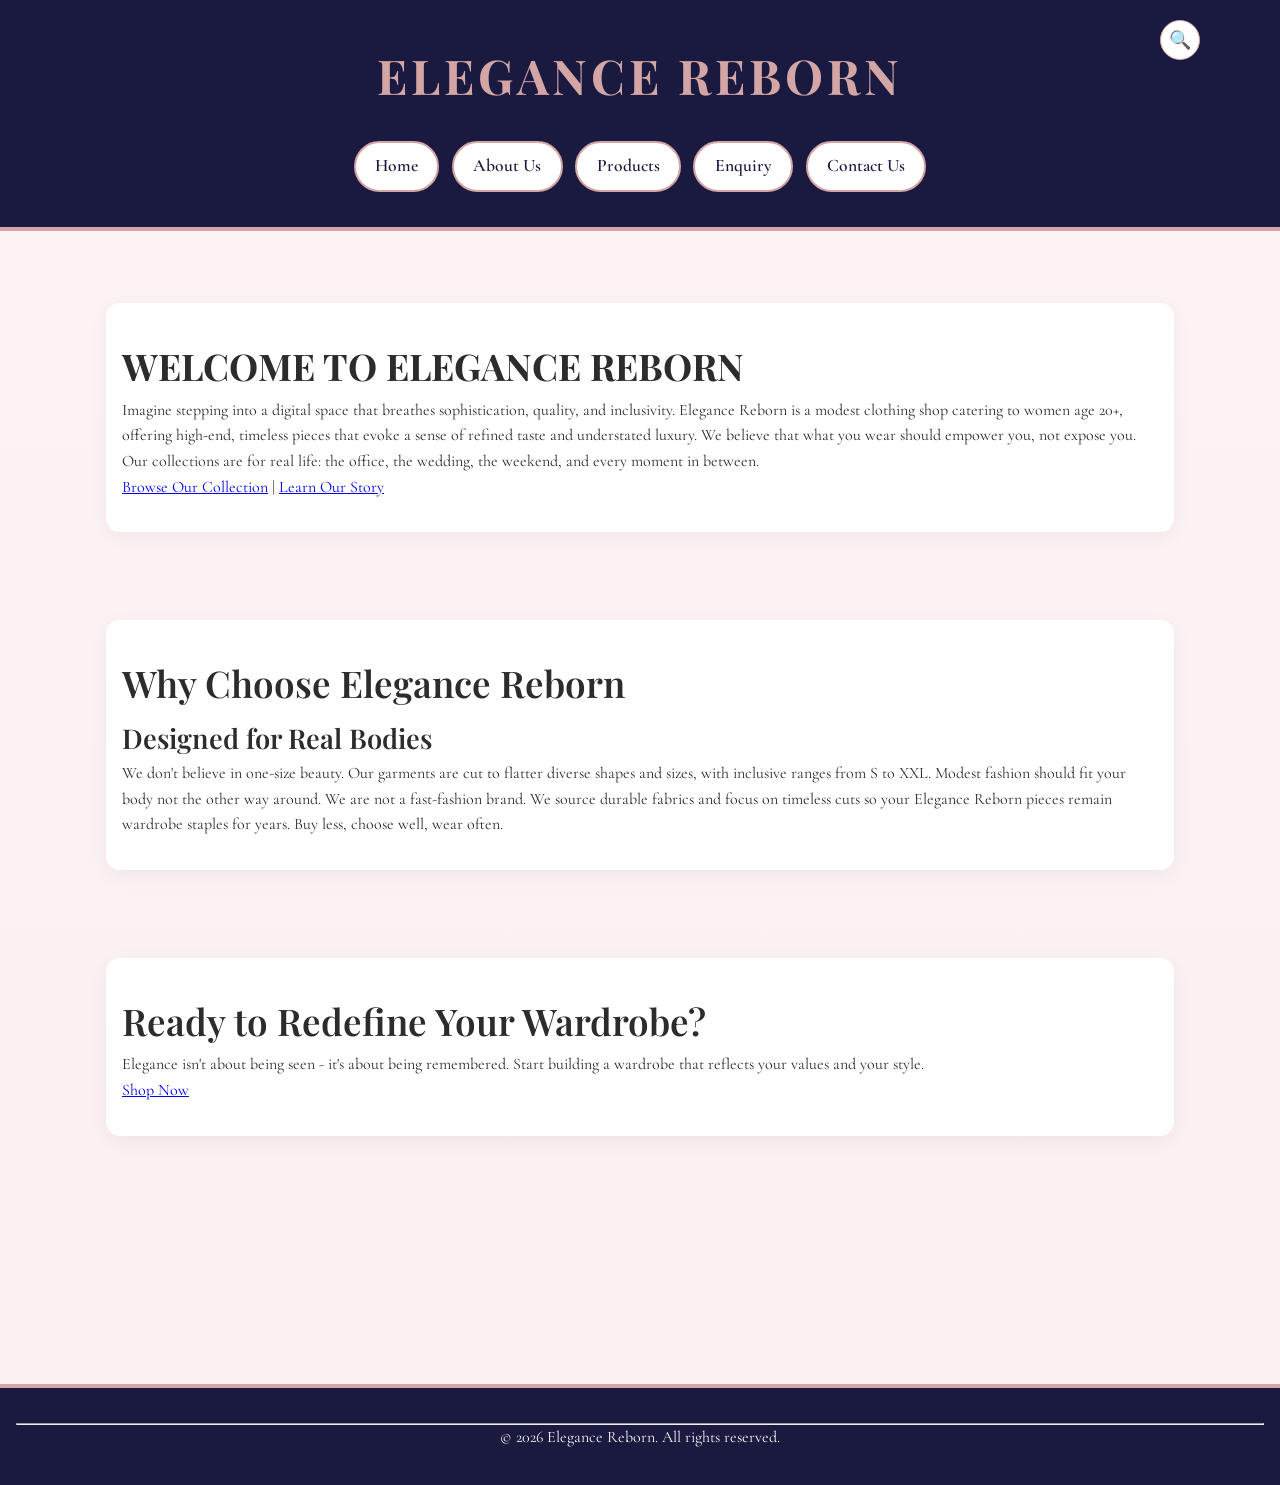
<file: index.html>
<!DOCTYPE html>
<html lang="en">
<head>
    <meta charset="UTF-8">
    <meta name="viewport" content="width=device-width, initial-scale=1.0">
    <meta name="description" content="Elegance Reborn - Curated modest clothing, blazers, overcoats, suits and bags. Quality fabrics with classic designs in South Africa.">
    <meta name="keywords" content="modest clothing, blazers, overcoats, suits, tote bags, South Africa fashion">
    <title>Elegance Reborn - Modest Fashion | Understated Luxury</title>
    
    <!-- Playfair Display Font -->
    <link rel="preconnect" href="https://fonts.googleapis.com">
    <link rel="preconnect" href="https://fonts.gstatic.com" crossorigin>
    <link href="https://fonts.googleapis.com/css2?family=Playfair+Display:wght@400;700&display=swap" rel="stylesheet">
    
    <!-- Your CSS -->
    <link rel="stylesheet" href="css/styles.css">
</head>
<body>
    <!--header with navigation-->
    <header>
        <nav>
            <h1>ELEGANCE REBORN</h1>
            <p> 
                <a href="index.html">Home</a>
                <a href="about.html">About Us</a>
                <a href="products.html">Products</a>
                <a href="enquiry.html">Enquiry</a>
                <a href="contact.html">Contact Us</a>
                </p>
                
        </nav>
        <button type="button" id="searchToggle">🔍</button>
        <input type="text" id="searchInput" placeholder="Search...">
    </header>

    <main>
        <!--Introduction-->
        <section>
            <h2><strong>WELCOME TO ELEGANCE REBORN</strong></h2>
            <p>
                Imagine stepping into a digital space that breathes sophistication, quality, and inclusivity. Elegance Reborn is a modest
                clothing shop catering to women age 20+, offering high-end, timeless pieces that evoke a sense of refined taste and 
                understated luxury. We believe that what you wear should empower you, not expose you. Our collections are for real life: the office, the wedding, the weekend,
                and every moment in between.
            </p>
            <p>
                <a href="products.html">Browse Our Collection</a> | <a href="about.html">Learn Our Story</a>
            </p>
        </section>

        <!--why choose us section-->
        <section>
            <h2>Why Choose Elegance Reborn</h2>
            <article> 
                <h3>Designed for Real Bodies</h3>
                <p>
                    We don't believe in one-size beauty. Our garments are cut to flatter diverse shapes and sizes, with inclusive ranges from S to XXL. Modest fashion should fit your
                    body not the other way around. We are not a fast-fashion brand. We source durable fabrics and focus on timeless cuts so your Elegance Reborn pieces remain wardrobe staples for years. Buy less, choose 
                    well, wear often.
                </p>
            </article>
        </section>

        <!--call to action section-->
        <section>
            <h2>Ready to Redefine Your Wardrobe?</h2>
            <p>
                Elegance isn't about being seen - it's about being remembered. Start building a wardrobe that reflects 
                your values and your style.
            </p>
            <p>
                <a href="products.html">Shop Now</a>
            </p>
        </section>
    </main>

    <!--Footer-->
    <footer>
        <hr>
        <p>&copy; 2026 Elegance Reborn. All rights reserved.</p>
    </footer>
    <script src="js/script.js"></script>
</body>
</html>
</file>
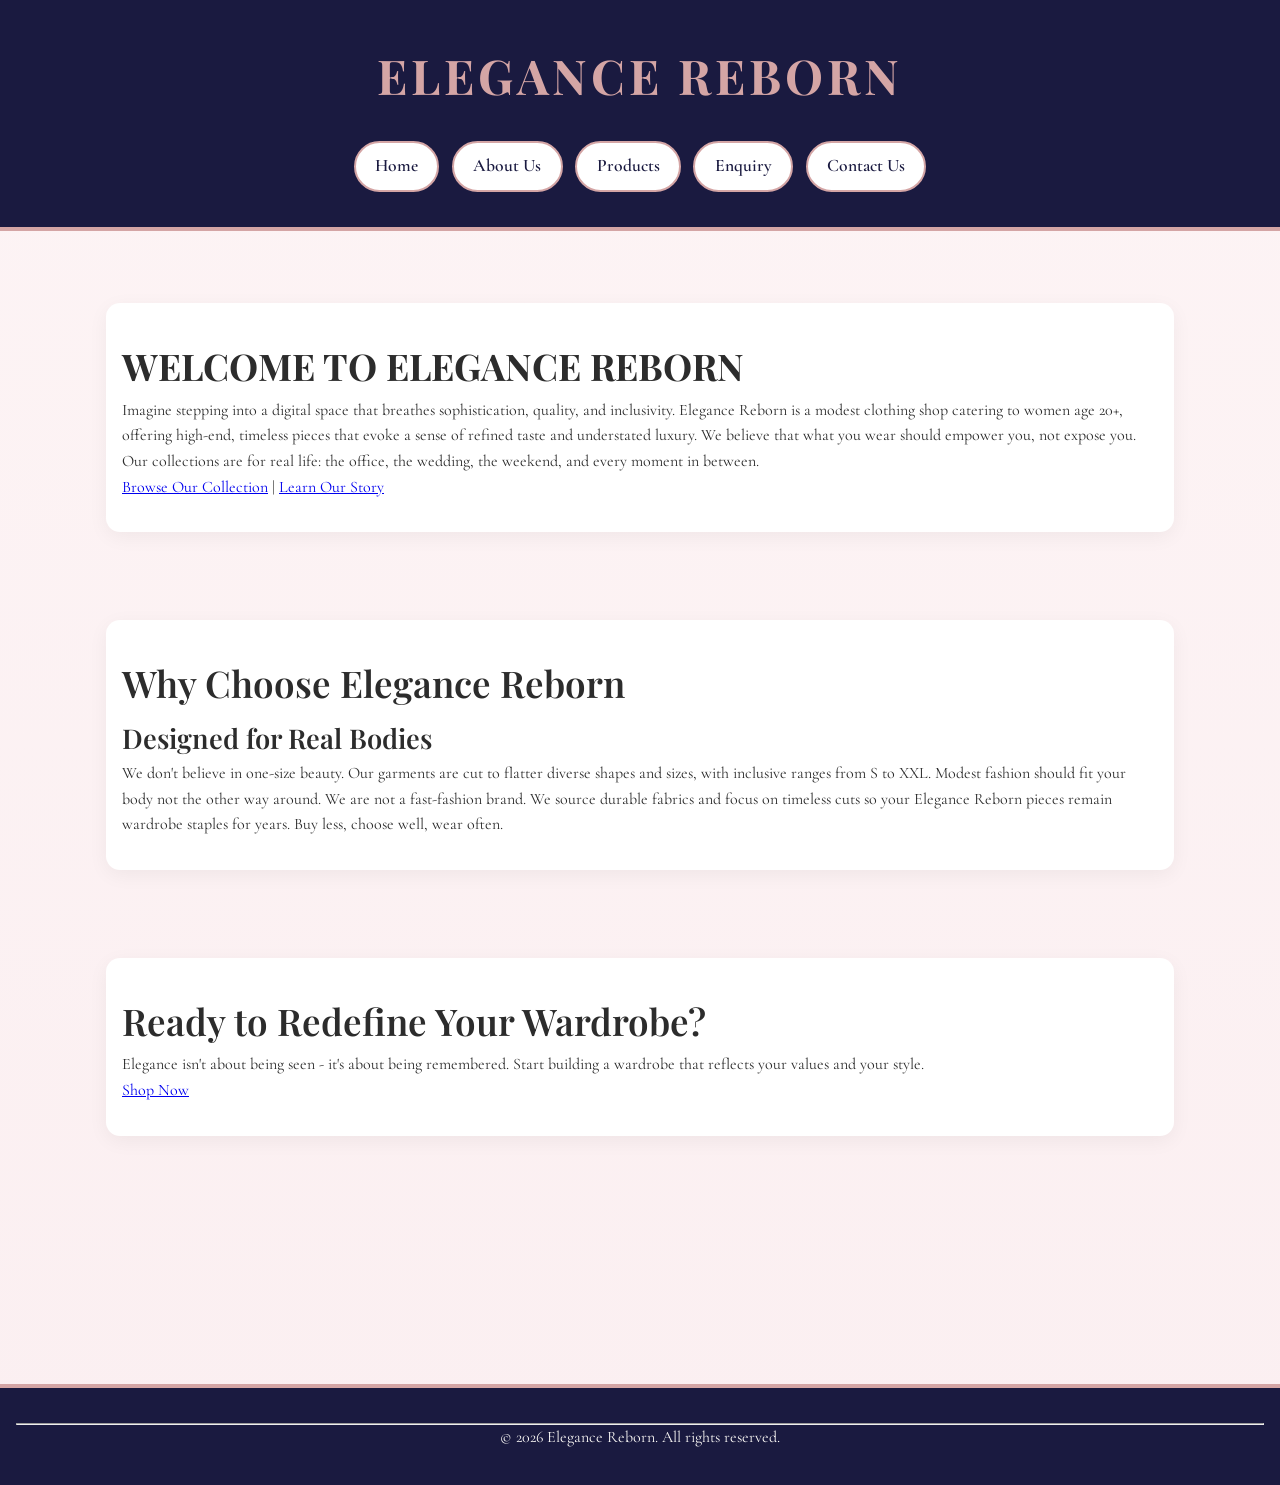
<file: ELEGANCE REBORN/index.html>
<!DOCTYPE html>
<html lang="en">
<head>
    <meta charset="UTF-8">
    <meta name="viewport" content="width=device-width, initial-scale=1.0">
    
    <title>Elegance Reborn - Modest Fashion | Understated Luxury</title>
    
    <!-- Playfair Display Font -->
    <link rel="preconnect" href="https://fonts.googleapis.com">
    <link rel="preconnect" href="https://fonts.gstatic.com" crossorigin>
    <link href="https://fonts.googleapis.com/css2?family=Playfair+Display:wght@400;700&display=swap" rel="stylesheet">
    
    <!-- Your CSS -->
    <link rel="stylesheet" href="css/styles.css">
</head>
<body>
    <!--header with navigation-->
    <header>
        <nav>
            <h1>ELEGANCE REBORN</h1>
            <p> 
                <a href="index.html">Home</a>
                <a href="about.html">About Us</a>
                <a href="products.html">Products</a>
                <a href="enquiry.html">Enquiry</a>
                <a href="contact.html">Contact Us</a>
            </p>
        </nav>
    </header>

    <main>
        <!--Introduction-->
        <section>
            <h2><strong>WELCOME TO ELEGANCE REBORN</strong></h2>
            <p>
                Imagine stepping into a digital space that breathes sophistication, quality, and inclusivity. Elegance Reborn is a modest
                clothing shop catering to women age 20+, offering high-end, timeless pieces that evoke a sense of refined taste and 
                understated luxury. We believe that what you wear should empower you, not expose you. Our collections are for real life: the office, the wedding, the weekend,
                and every moment in between.
            </p>
            <p>
                <a href="products.html">Browse Our Collection</a> | <a href="about.html">Learn Our Story</a>
            </p>
        </section>

        <!--why choose us section-->
        <section>
            <h2>Why Choose Elegance Reborn</h2>
            <article> 
                <h3>Designed for Real Bodies</h3>
                <p>
                    We don't believe in one-size beauty. Our garments are cut to flatter diverse shapes and sizes, with inclusive ranges from S to XXL. Modest fashion should fit your
                    body not the other way around. We are not a fast-fashion brand. We source durable fabrics and focus on timeless cuts so your Elegance Reborn pieces remain wardrobe staples for years. Buy less, choose 
                    well, wear often.
                </p>
            </article>
        </section>

        <!--call to action section-->
        <section>
            <h2>Ready to Redefine Your Wardrobe?</h2>
            <p>
                Elegance isn't about being seen - it's about being remembered. Start building a wardrobe that reflects 
                your values and your style.
            </p>
            <p>
                <a href="products.html">Shop Now</a>
            </p>
        </section>
    </main>

    <!--Footer-->
    <footer>
        <hr>
        <p>&copy; 2026 Elegance Reborn. All rights reserved.</p>
    </footer>
</body>
</html>
</file>
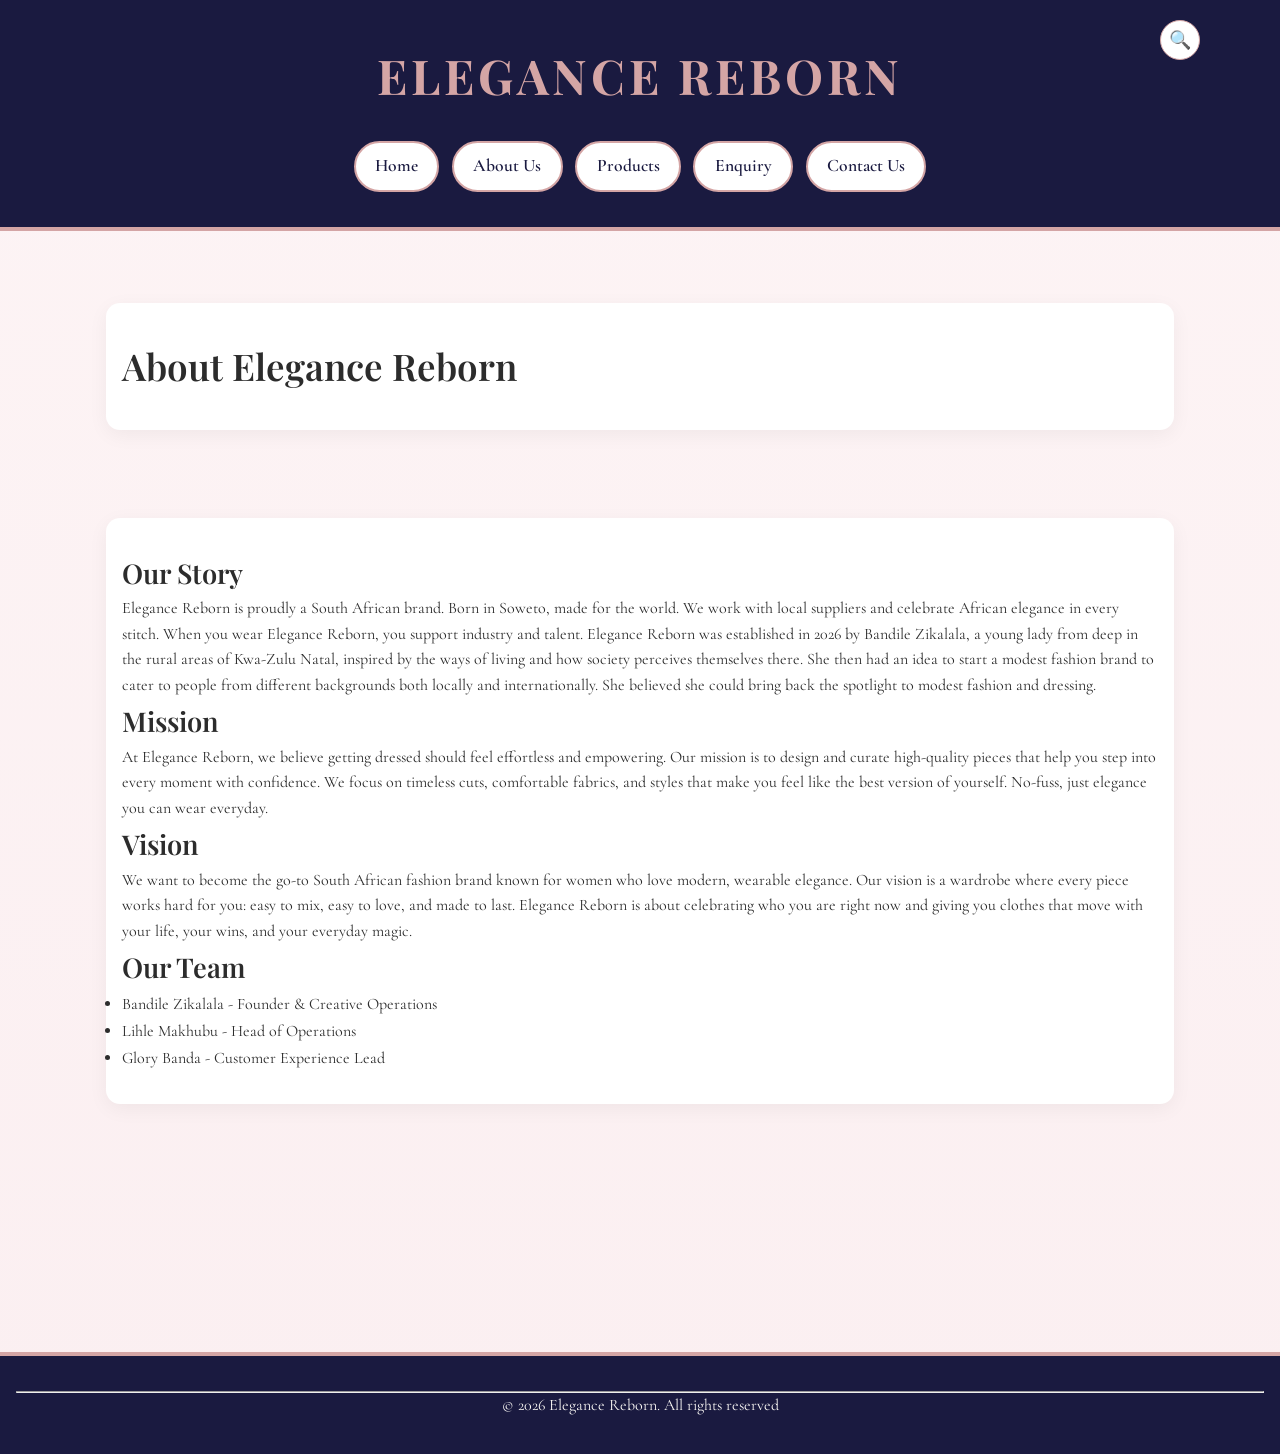
<file: about.html>
<!DOCTYPE html>
<html lang="en">
<head>
    <meta charset="UTF-8">
    <meta name="viewport" content="width=device-width, initial-scale=1.0">
    <meta name="description" content="Elegance Reborn - Curated modest clothing, blazers, overcoats, suits and bags. Quality fabrics with classic designs in South Africa.">
    <meta name="keywords" content="modest clothing, blazers, overcoats, suits, tote bags, South Africa fashion">
    <title>About Us - Elegance Reborn</title>
    
    <!-- Playfair Display Font -->
    <link rel="preconnect" href="https://fonts.googleapis.com">
    <link rel="preconnect" href="https://fonts.gstatic.com" crossorigin>
    <link href="https://fonts.googleapis.com/css2?family=Playfair+Display:wght@400;700&display=swap" rel="stylesheet">
    
    <!-- Your CSS -->
    <link rel="stylesheet" href="css/styles.css">
</head>
<body>
    <!--header with navigation-->
    <header clss="site-header">
        <nav>
            <h1>ELEGANCE REBORN</h1>
            <p> 
                <a href="index.html">Home</a>
                <a href="about.html">About Us</a>
                <a href="products.html">Products</a>
                <a href="enquiry.html">Enquiry</a>
                <a href="contact.html">Contact Us</a>
            </p>
            </nav>
             <button type="button" id="searchToggle">🔍</button>
        <input type="text" id="searchInput" placeholder="Search...">
    </header>

    <main>
        <section>
            <h2>About Elegance Reborn</h2>
        </section>

        <section>
            <h3>Our Story</h3>
            <p>Elegance Reborn is proudly a South African brand. Born in Soweto, made for the world. We work with local suppliers and celebrate African elegance in every stitch. When you wear Elegance Reborn, you support industry and talent. Elegance Reborn was established in 2026 by Bandile Zikalala, a young lady from deep in the rural areas of Kwa-Zulu Natal, inspired by the ways of living and how society perceives themselves there. She then had an idea to start a modest fashion brand to cater to people from different backgrounds both locally and internationally. She believed she could bring back the spotlight to modest fashion and dressing.</p>

            <h3>Mission</h3>
            <p>At Elegance Reborn, we believe getting dressed should feel effortless and empowering. Our mission is to design and curate high-quality pieces that help you step into every moment with confidence. We focus on timeless cuts, comfortable fabrics, and styles that make you feel like the best version of yourself. No-fuss, just elegance you can wear everyday.</p>

            <h3>Vision</h3>
            <p>We want to become the go-to South African fashion brand known for women who love modern, wearable elegance. Our vision is a wardrobe where every piece works hard for you: easy to mix, easy to love, and made to last. Elegance Reborn is about celebrating who you are right now and giving you clothes that move with your life, your wins, and your everyday magic.</p>

            <h3>Our Team</h3>
            <article>
                <ul>
                    <li>Bandile Zikalala - Founder & Creative Operations</li>
                    <li>Lihle Makhubu - Head of Operations</li>
                    <li>Glory Banda - Customer Experience Lead</li>
                </ul>
            </article>
        </section>
    </main>

    <!--footer section should be the same on all pages-->
    <footer>
        <hr>
        <p>&copy; 2026 Elegance Reborn. All rights reserved</p>
    </footer>
    <script src="js/script.js"></script>
</body>
</html>
</file>
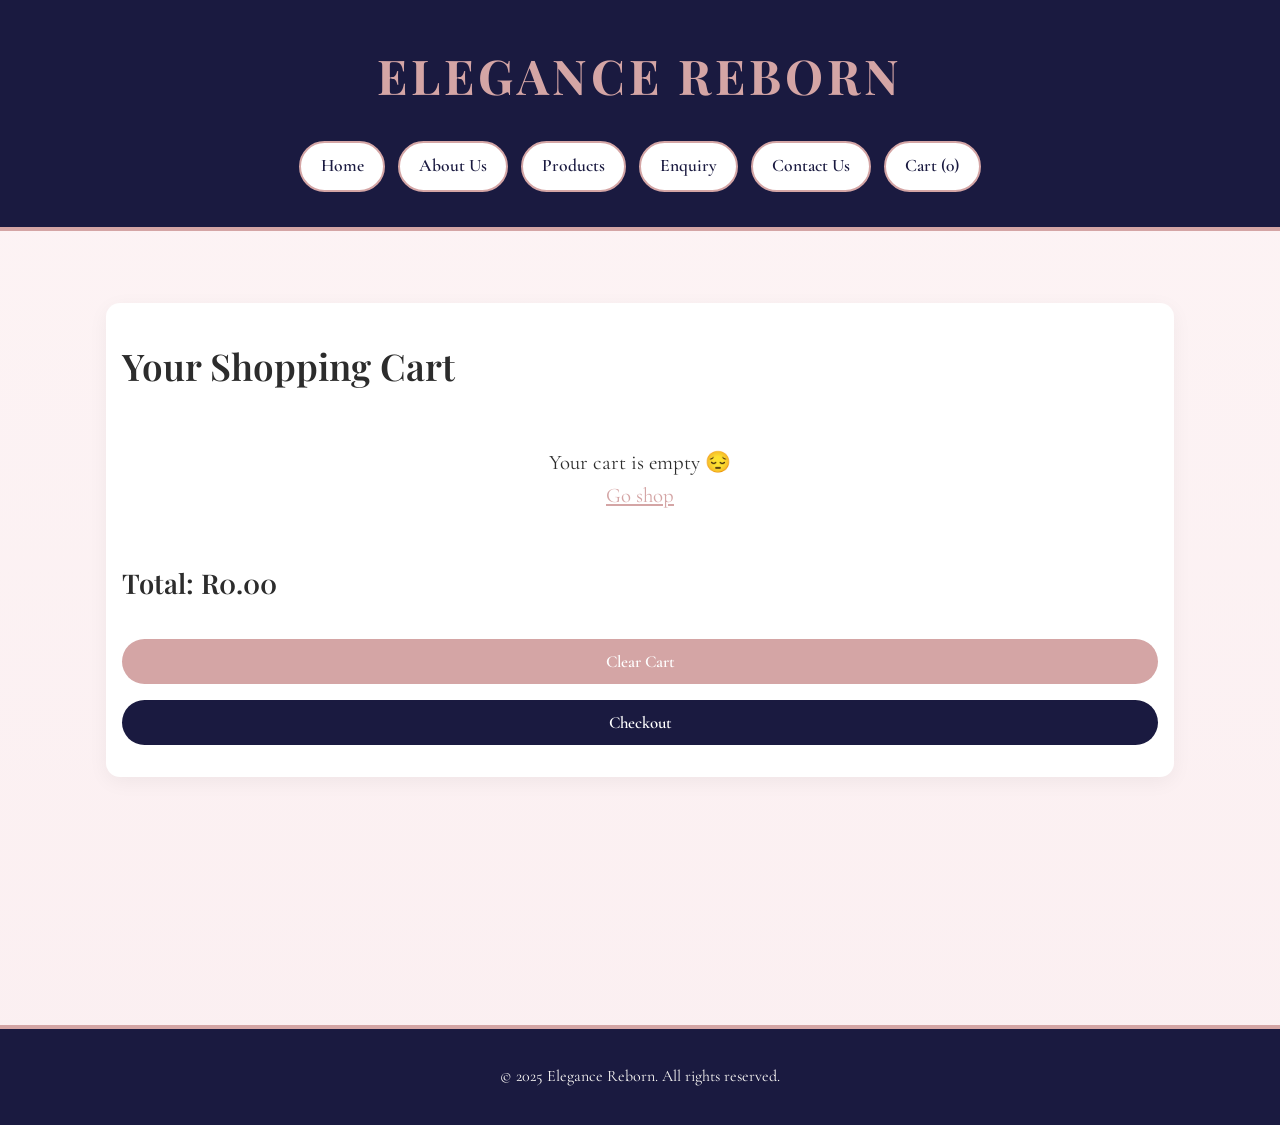
<file: cart.html>
<!DOCTYPE html>
<html lang="en">
<head>
    <meta charset="UTF-8">
    <meta name="viewport" content="width=device-width, initial-scale=1.0">
    <meta name="description" content="Elegance Reborn - Curated modest clothing, blazers, overcoats, suits and bags. Quality fabrics with classic designs in South Africa.">
    <meta name="keywords" content="modest clothing, blazers, overcoats, suits, tote bags, South Africa fashion">
    <title>Your Cart - Elegance Reborn</title>
    <link href="https://fonts.googleapis.com/css2?family=Playfair+Display:wght@400;700&family=Cormorant+Garamond:wght@400;600;700&display=swap" rel="stylesheet">
    <link rel="stylesheet" href="css/styles.css">
</head>
<body>
    <header>
        <nav>
            <h1>ELEGANCE REBORN</h1>
            <p>
                <a href="index.html">Home</a>
                <a href="about.html">About Us</a>
                <a href="products.html">Products</a>
                <a href="enquiry.html">Enquiry</a>
                <a href="contact.html">Contact Us</a>
                <a href="cart.html">Cart (<span id="cartCount">0</span>)</a>
            </p>
        </nav>
    </header>

    <main>
        <section>
            <h2>Your Shopping Cart</h2>
            <div id="cartItems"></div>
            <h3>Total: R<span id="cartTotal">0.00</span></h3>
            <button id="clearCartBtn" class="add-to-cart-btn" style="background:#D4A5A5; margin-top:2rem;">Clear Cart</button>
            <a href="payment.html">
                <button class="add-to-cart-btn" style="background:#1A1A40; color:white; margin-top:1rem;">Checkout</button>
            </a>
        </section>
    </main>

    <footer>
        <p>© 2025 Elegance Reborn. All rights reserved.</p>
    </footer>

<script>
let cart = JSON.parse(localStorage.getItem('cart')) || [];

function updateCartCount() {
    const countEl = document.getElementById('cartCount');
    if (countEl) countEl.textContent = cart.length;
}

function loadCart() {
    const cartDiv = document.getElementById('cartItems');
    const totalEl = document.getElementById('cartTotal');
    updateCartCount();

    if (cart.length === 0) {
        cartDiv.innerHTML = '<p style="text-align:center; font-size:1.3rem; padding:3rem;">Your cart is empty 😔<br><a href="products.html" style="color:#D4A5A5;">Go shop</a></p>';
        totalEl.textContent = '0.00';
        localStorage.setItem('cartTotal', '0.00');
        return;
    }

    const groupedCart = {};
    cart.forEach(item => {
        const key = item.name + item.size;
        if (groupedCart[key]) {
            groupedCart[key].quantity++;
        } else {
            groupedCart[key] = {...item, quantity: 1};
        }
    });

    let html = '';
    let total = 0;

    Object.values(groupedCart).forEach((item) => {
        const itemTotal = item.price * item.quantity;
        total += itemTotal;
        html += `
        <div style="background:white; padding:1.5rem; margin:1rem 0; border-radius:12px; border:2px solid #D4A5A5;">
            <div style="display:flex; justify-content:space-between; align-items:center; margin-bottom:1rem;">
                <div>
                    <h4 style="color:#1A1A40; margin:0 0 0.5rem 0;">${item.name}</h4>
                    <p style="margin:0;">Size: <strong>${item.size}</strong> | R${item.price.toFixed(2)} each</p>
                </div>
                <button onclick="removeItem('${item.name}', '${item.size}')" style="background:#c0392b; color:white; border:none; padding:0.5rem 1rem; border-radius:20px; cursor:pointer;">Remove All</button>
            </div>
            <div style="display:flex; align-items:center; gap:10px;">
                <button onclick="updateQuantity('${item.name}', '${item.size}', -1)" style="background:#D4A5A5; color:white; border:none; width:30px; height:30px; border-radius:50%; font-size:18px; cursor:pointer;">-</button>
                <span style="font-weight:bold; font-size:1.2rem;">${item.quantity}</span>
                <button onclick="updateQuantity('${item.name}', '${item.size}', 1)" style="background:#1A1A40; color:white; border:none; width:30px; height:30px; border-radius:50%; font-size:18px; cursor:pointer;">+</button>
                <span style="margin-left:auto; font-weight:bold;">Subtotal: R${itemTotal.toFixed(2)}</span>
            </div>
        </div>`;
    });

    cartDiv.innerHTML = html;
    totalEl.textContent = total.toFixed(2);
    localStorage.setItem('cartTotal', total.toFixed(2));
}

function updateQuantity(name, size, change) {
    if (change === 1) {
        const item = cart.find(i => i.name === name && i.size === size);
        if (item) cart.push({name: item.name, price: item.price, size: item.size});
    } else {
        const index = cart.findIndex(i => i.name === name && i.size === size);
        if (index > -1) cart.splice(index, 1);
    }
    localStorage.setItem('cart', JSON.stringify(cart));
    loadCart();
}

function removeItem(name, size) {
    cart = cart.filter(item =>!(item.name === name && item.size === size));
    localStorage.setItem('cart', JSON.stringify(cart));
    loadCart();
}

document.getElementById('clearCartBtn').addEventListener('click', function() {
    if (confirm('Clear entire cart?')) {
        cart = [];
        localStorage.removeItem('cart');
        loadCart();
    }
});

loadCart();
</script>
<script src="js/script.js"></script>
</body>
</html>
</file>
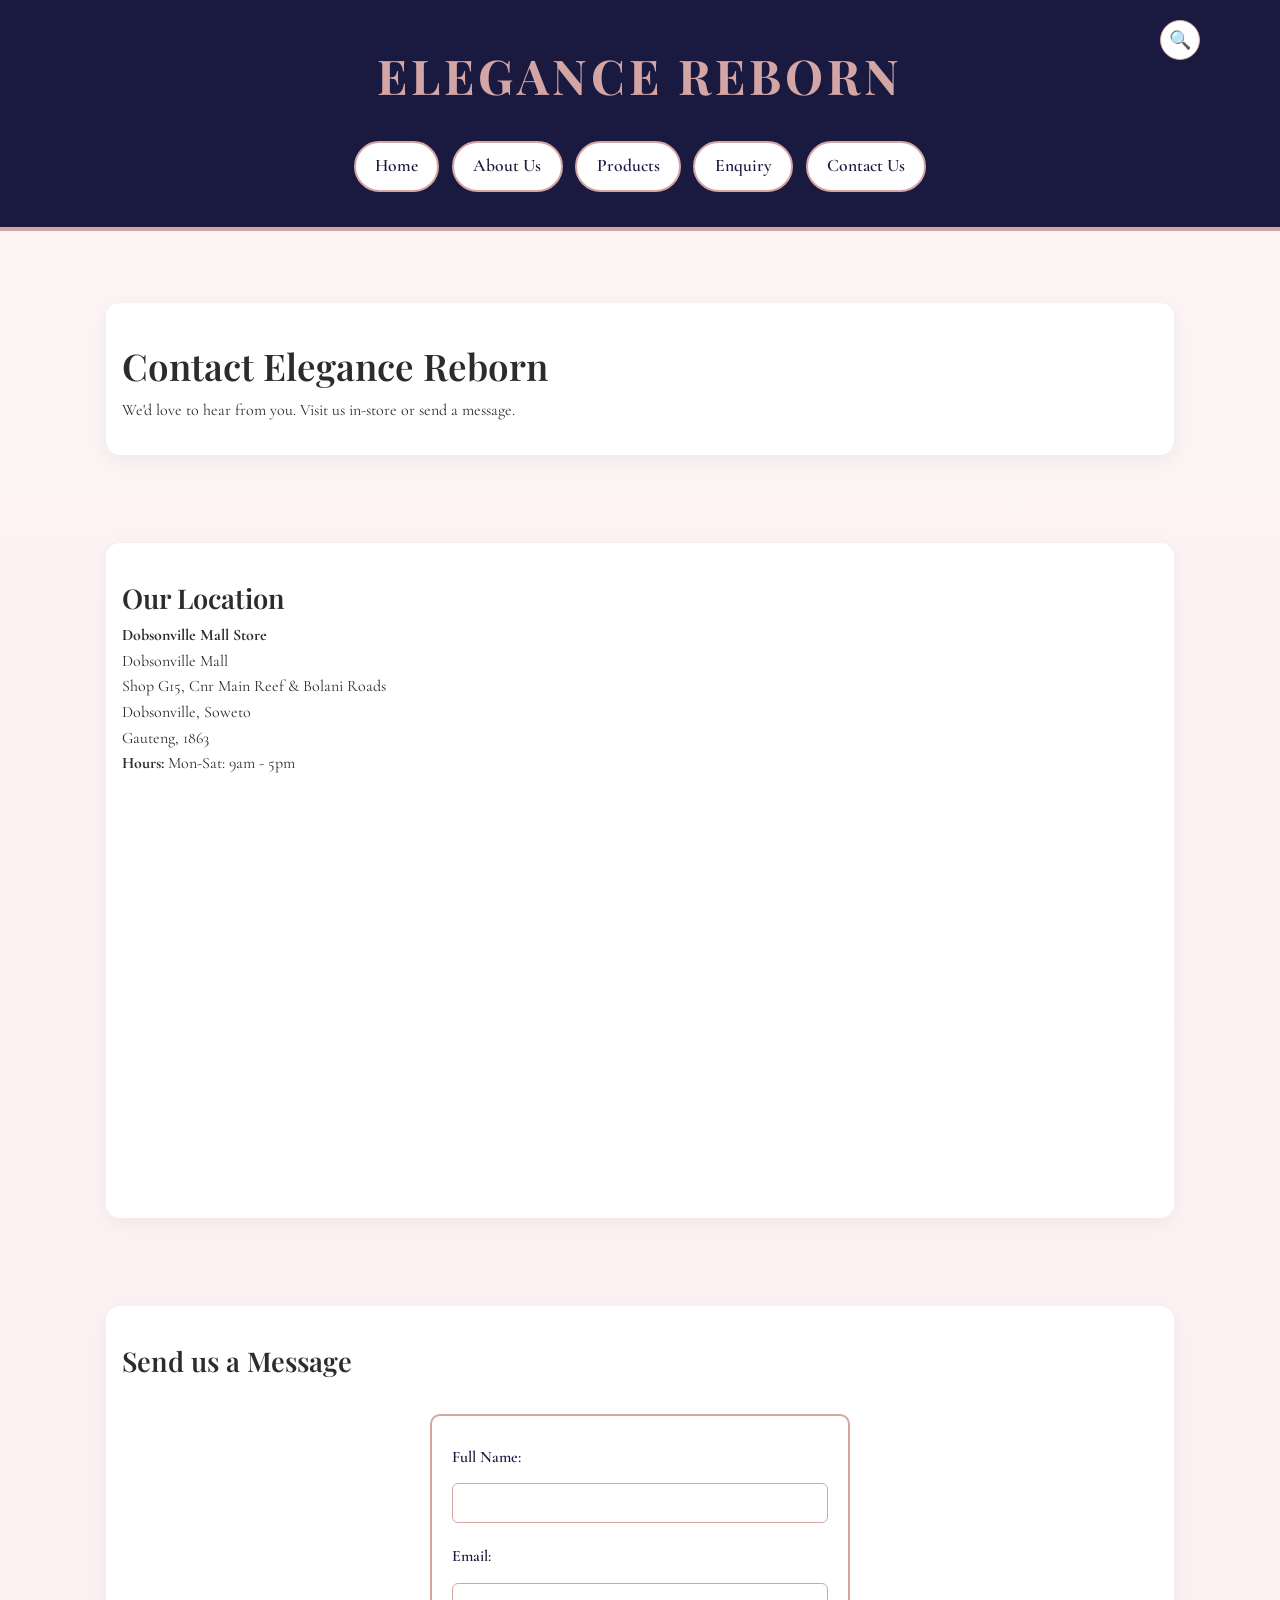
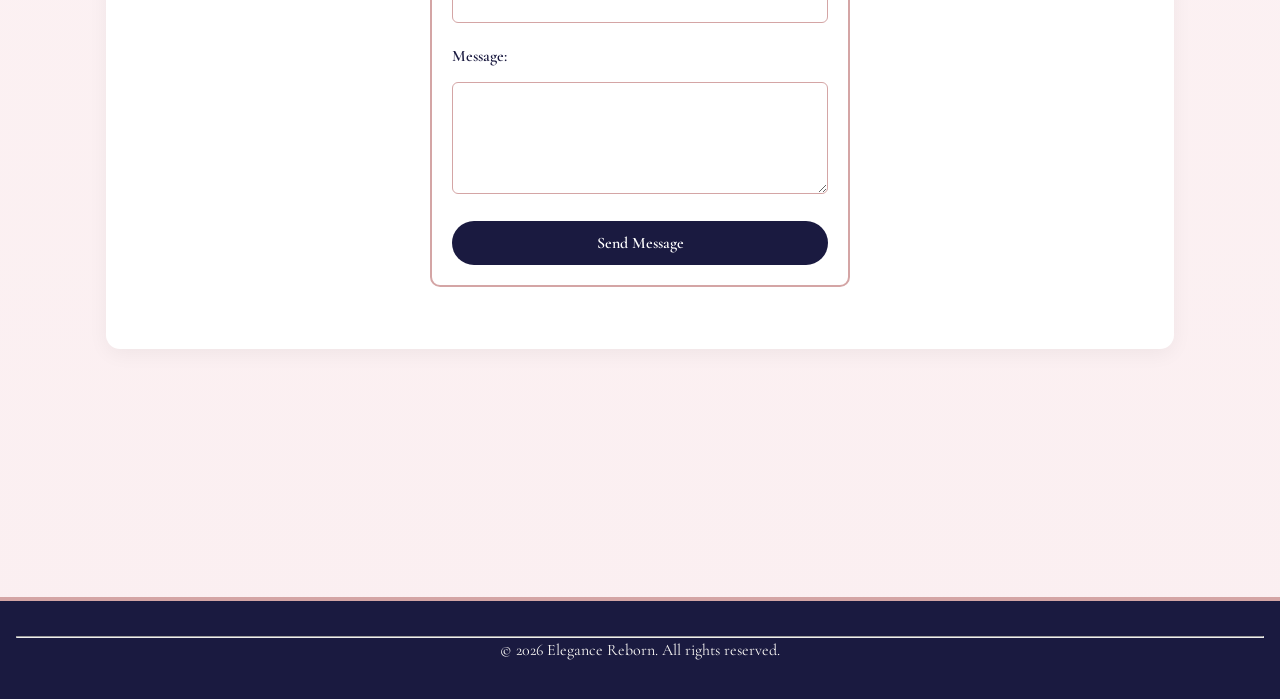
<file: contact.html>
<!DOCTYPE html>
<html lang="en">
<head>
    <meta charset="UTF-8">
    <meta name="viewport" content="width=device-width, initial-scale=1.0">
    <meta name="description" content="Elegance Reborn - Curated modest clothing, blazers, overcoats, suits and bags. Quality fabrics with classic designs in South Africa.">
    <meta name="keywords" content="modest clothing, blazers, overcoats, suits, tote bags, South Africa fashion">
    <title>Contact Us - Elegance Reborn</title>
    
    <!-- Playfair Display Font -->
    <link rel="preconnect" href="https://fonts.googleapis.com">
    <link rel="preconnect" href="https://fonts.gstatic.com" crossorigin>
    <link href="https://fonts.googleapis.com/css2?family=Playfair+Display:wght@400;700&display=swap" rel="stylesheet">
    
    <!-- Your CSS -->
    <link rel="stylesheet" href="css/styles.css">
</head>
<body>
    <!--header with navigation-->
    <header>
        <nav>
            <h1>ELEGANCE REBORN</h1>
            <p> 
                <a href="index.html">Home</a>
                <a href="about.html">About Us</a>
                <a href="products.html">Products</a>
                <a href="enquiry.html">Enquiry</a>
                <a href="contact.html">Contact Us</a>
            </p>
        
        </nav>
         <button type="button" id="searchToggle">🔍</button>
        <input type="text" id="searchInput" placeholder="Search...">
    </header>

    <main>
        <section>
            <h2>Contact Elegance Reborn</h2>
            <p>We'd love to hear from you. Visit us in-store or send a message.</p>
        </section>

        <section>
            <h3>Our Location</h3>
            <article>
                <h4>Dobsonville Mall Store</h4>
                <p>Dobsonville Mall<br>Shop G15, Cnr Main Reef & Bolani Roads<br>Dobsonville, Soweto<br>Gauteng, 1863</p>
                <p><strong>Hours:</strong> Mon-Sat: 9am - 5pm</p>
            </article>
            
            <!-- MAP ADDED HERE -->
            <iframe 
                src="https://www.google.com/maps/embed?pb=!1m18!1m12!1m3!1d3583.5!2d27.835!3d-26.228!2m3!1f0!2f0!3f0!3m2!1i1024!2i768!4f13.1!3m3!1m2!1s0x1e95a7a5f5f5f5f5%3A0x1a2b3c4d5e6f7!2sDobsonville%20Mall%2C%20Soweto!5e0!3m2!1sen!2sza!4v1234567890" 
                width="100%" 
                height="400" 
                style="border:0;" 
                allowfullscreen="" 
                loading="lazy">
            </iframe>
        </section>

        <!-- CONTACT FORM ADDED HERE -->
        <section>
            <h3>Send us a Message</h3>
            <form id="contactForm" action="https://formsubmit.co/makhubandile441@gmail.com" method="POST">
                <!-- FormSubmit settings -->
                <input type="hidden" name="_subject" value="New Contact Message - Elegance Reborn">
                <input type="hidden" name="_next" value="thank-you.html">
                <input type="hidden" name="_captcha" value="false">

                <label for="name">Full Name:</label>
                <input type="text" id="name" name="name" required>

                <label for="email">Email:</label>
                <input type="email" id="email" name="email" required>

                <label for="message">Message:</label>
                <textarea id="message" name="message" rows="5" required></textarea>

                <button type="submit">Send Message</button>
            </form>
        </section>
    </main>

    <!--Footer section-->
    <footer>
        <hr>
        <p>&copy; 2026 Elegance Reborn. All rights reserved.</p>
    </footer>
    <script src="js/script.js"></script>
</body>
</html>
</file>
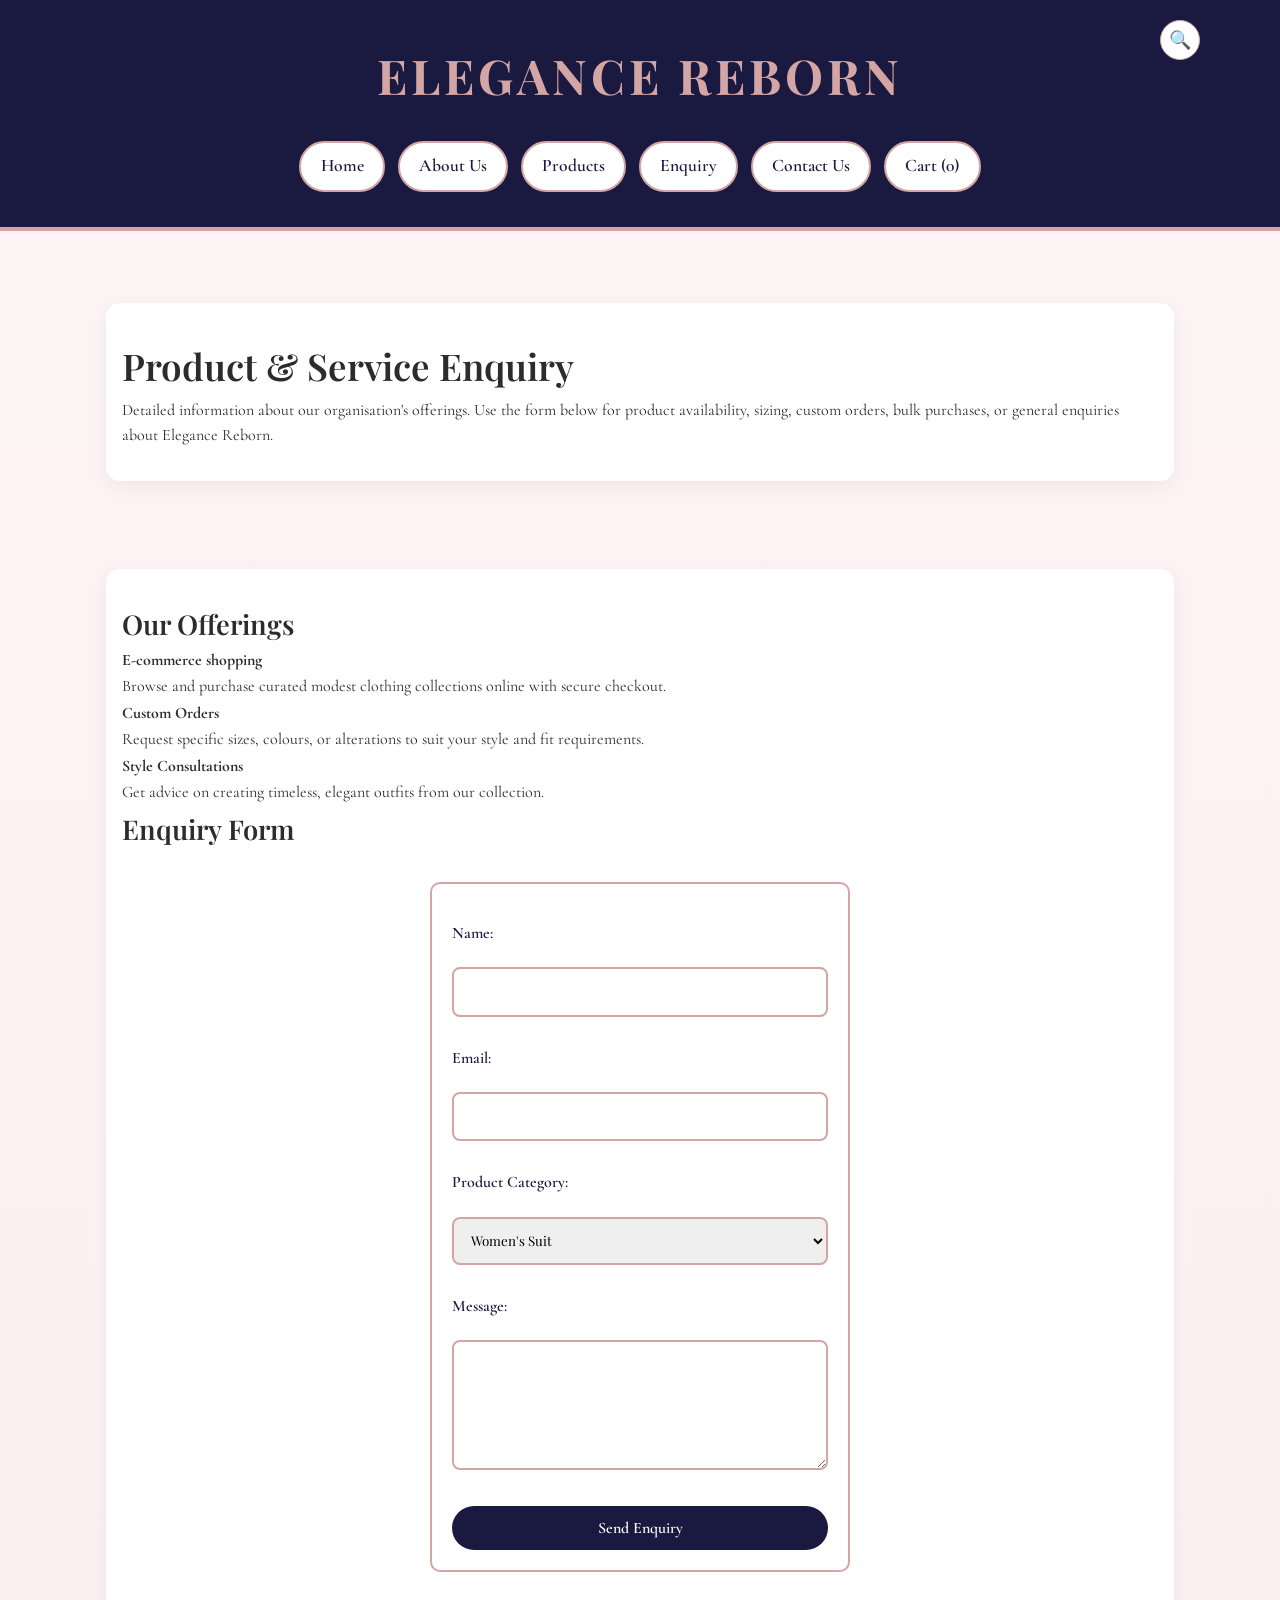
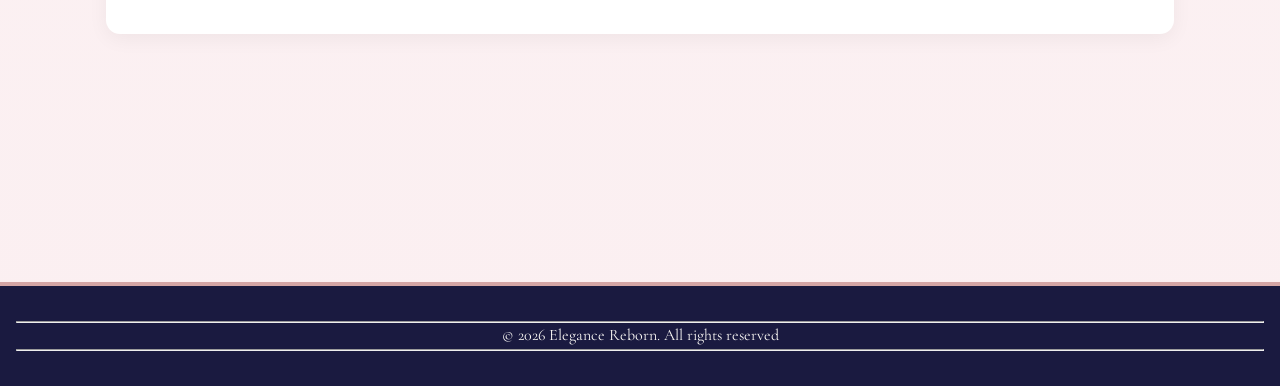
<file: enquiry.html>
<!DOCTYPE html>
<html lang="en">
<head>
    <meta charset="UTF-8">
    <meta name="viewport" content="width=device-width, initial-scale=1.0">
    <meta name="description" content="Elegance Reborn - Curated modest clothing, blazers, overcoats, suits and bags. Quality fabrics with classic designs in South Africa.">
    <meta name="keywords" content="modest clothing, blazers, overcoats, suits, tote bags, South Africa fashion">
    <title>Enquiry - Elegance Reborn</title>
    
    <!-- Playfair Display Font -->
    <link rel="preconnect" href="https://fonts.googleapis.com">
    <link rel="preconnect" href="https://fonts.gstatic.com" crossorigin>
    <link href="https://fonts.googleapis.com/css2?family=Playfair+Display:wght@400;700&display=swap" rel="stylesheet">
    
    <link rel="stylesheet" href="css/styles.css">
</head>

<body>
   <header>
  <h1>ELEGANCE REBORN</h1>
  
  <nav>
    <p> 
      <a href="index.html">Home</a>
      <a href="about.html">About Us</a>
      <a href="products.html">Products</a>
      <a href="enquiry.html">Enquiry</a>
      <a href="contact.html">Contact Us</a>
      <a href="cart.html">Cart (<span id="cartCount">0</span>)</a>
    </p>
  </nav>
   <button type="button" id="searchToggle">🔍</button>
        <input type="text" id="searchInput" placeholder="Search...">
</header>
    

    <main>
        <section>
            <h2>Product & Service Enquiry</h2>
            <p>Detailed information about our organisation's offerings. Use the form below for product availability, sizing, custom orders, bulk purchases, or general enquiries about Elegance Reborn.</p>
        </section>

        <section>
            <h3>Our Offerings</h3>
            <article>
                <h4>E-commerce shopping</h4>
                <p>Browse and purchase curated modest clothing collections online with secure checkout.</p>
            </article>
            <article>
                <h4>Custom Orders</h4>
                <p>Request specific sizes, colours, or alterations to suit your style and fit requirements.</p>
            </article>
            <article>
                <h4>Style Consultations</h4>
                <p>Get advice on creating timeless, elegant outfits from our collection.</p>
            </article>
            
            <!-- ENQUIRY FORM - UPDATED -->
            <h3>Enquiry Form</h3>
               <form id="contactForm" action="https://formsubmit.co/makhubandile441@gmail.com" method="POST"> 
                <label for="name" style="display:block; color:#1A1A40; font-weight:600; margin-top:1rem;">Name:</label>
                <input type="text" id="name" name="name" required style="width:100%; padding:0.8rem; border:2px solid #D4A5A5; border-radius:8px; font-family: 'Playfair Display', serif; margin-top:0.5rem;">

                <label for="email" style="display:block; color:#1A1A40; font-weight:600; margin-top:1rem;">Email:</label>
                <input type="email" id="email" name="email" required style="width:100%; padding:0.8rem; border:2px solid #D4A5A5; border-radius:8px; font-family: 'Playfair Display', serif; margin-top:0.5rem;">

                <label for="product-category" style="display:block; color:#1A1A40; font-weight:600; margin-top:1rem;">Product Category:</label>
                <select id="product-category" name="product-category" style="width:100%; padding:0.8rem; border:2px solid #D4A5A5; border-radius:8px; font-family: 'Playfair Display', serif; margin-top:0.5rem;">
                    <option>Women's Suit</option>
                    <option>Women's Outerwear</option>
                    <option>Women's Bags</option>
                    <option>Other</option>
                </select>
                
                <label for="enquiry-message" style="display:block; color:#1A1A40; font-weight:600; margin-top:1rem;">Message:</label>
                <textarea id="enquiry-message" name="message" rows="5" required style="width:100%; padding:0.8rem; border:2px solid #D4A5A5; border-radius:8px; font-family: 'Playfair Display', serif; margin-top:0.5rem;"></textarea>

                <!-- FormSubmit settings -->
                <input type="hidden" name="_captcha" value="false">
                <input type="hidden" name="_subject" value="New Enquiry from Elegance Reborn Website">
                <input type="hidden" name="_next" value="http://127.0.0.1:5500/thankyou.html">

                <button type="submit" class="add-to-cart-btn" style="margin-top:1.5rem; width:100%;">Send Enquiry</button>
            </form>
        </section>
    </main>

    <footer>
        <hr>
        <p>&copy; 2026 Elegance Reborn. All rights reserved</p>
        <hr>
    </footer>

<script>
// Update cart count
function updateCartCount() {
    let cart = JSON.parse(localStorage.getItem('cart')) || [];
    const countEl = document.getElementById('cartCount');
    if (countEl) countEl.textContent = cart.length;
}
updateCartCount();
</script>
<script src="js/script.js"></script>
</body>
</html>
</file>
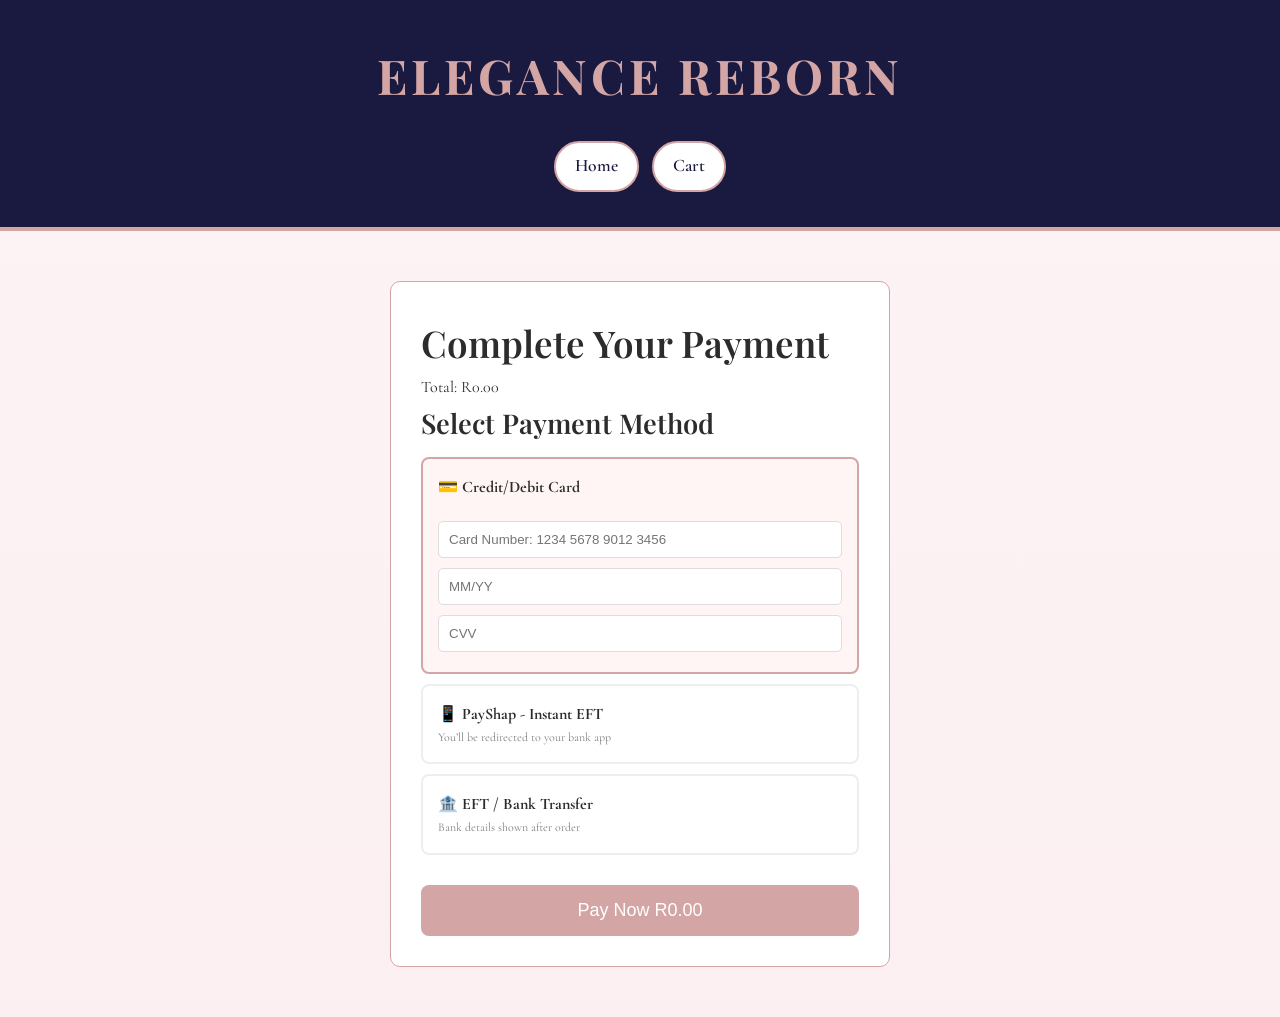
<file: payment.html>
<!DOCTYPE html>
<html>
<head>
  <title>Payment - Elegance Reborn</title>
  <link rel="stylesheet" href="css/styles.css">
  <style>
   .payment-box { max-width: 500px; margin: 50px auto; padding: 30px; border: 1px solid #D4A5A5; border-radius: 10px; background: white; }
   .payment-option { border: 2px solid #eee; padding: 15px; margin: 10px 0; border-radius: 8px; cursor: pointer; }
   .payment-option.active { border-color: #D4A5A5; background: #fff5f5; }
   .card-fields { display: none; margin-top: 15px; }
   .card-fields.show { display: block; }
   .pay-btn { width: 100%; padding: 15px; background: #D4A5A5; color: white; border: none; border-radius: 8px; font-size: 18px; cursor: pointer; margin-top: 20px; }
   .pay-btn:hover { background: #c48f8f; }
    input { width: 100%; padding: 10px; margin: 5px 0; border: 1px solid #ddd; border-radius: 5px; }
  </style>
</head>
<body>
  <header>
    <nav>
      <h1>ELEGANCE REBORN</h1>
      <p>
        <a href="index.html">Home</a>
        <a href="cart.html">Cart</a>
      </p>
    </nav>
  </header>

  <div class="payment-box">
    <h2>Complete Your Payment</h2>
    <p id="totalAmount">Total: R0.00</p>
    
    <h3>Select Payment Method</h3>
    
    <div class="payment-option active" data-method="card">
      <b>💳 Credit/Debit Card</b>
      <div class="card-fields show">
        <input type="text" placeholder="Card Number: 1234 5678 9012 3456" maxlength="19">
        <input type="text" placeholder="MM/YY" maxlength="5">
        <input type="text" placeholder="CVV" maxlength="3">
      </div>
    </div>
    
    <div class="payment-option" data-method="payshap">
      <b>📱 PayShap - Instant EFT</b>
      <p style="font-size: 12px; color: gray;">You’ll be redirected to your bank app</p>
    </div>
    
    <div class="payment-option" data-method="eft">
      <b>🏦 EFT / Bank Transfer</b>
      <p style="font-size: 12px; color: gray;">Bank details shown after order</p>
    </div>
    
    <button class="pay-btn" id="payBtn">Pay Now R0.00</button>
  </div>
  
  <script>
    const total = localStorage.getItem('cartTotal') || '0.00';
    document.getElementById('totalAmount').textContent = 'Total: R' + total;
    document.getElementById('payBtn').textContent = 'Pay Now R' + total;
    
    document.querySelectorAll('.payment-option').forEach(opt => {
      opt.onclick = function() {
        document.querySelectorAll('.payment-option').forEach(o => o.classList.remove('active'));
        this.classList.add('active');
        document.querySelectorAll('.card-fields').forEach(c => c.classList.remove('show'));
        if (this.dataset.method === 'card') {
          this.querySelector('.card-fields').classList.add('show');
        }
      };
    });
    
    document.getElementById('payBtn').onclick = function() {
      localStorage.removeItem('cart');
      localStorage.removeItem('cartTotal');
      window.location.href = 'thankyou.html';
    };
  </script>
</body>
</html>
</file>
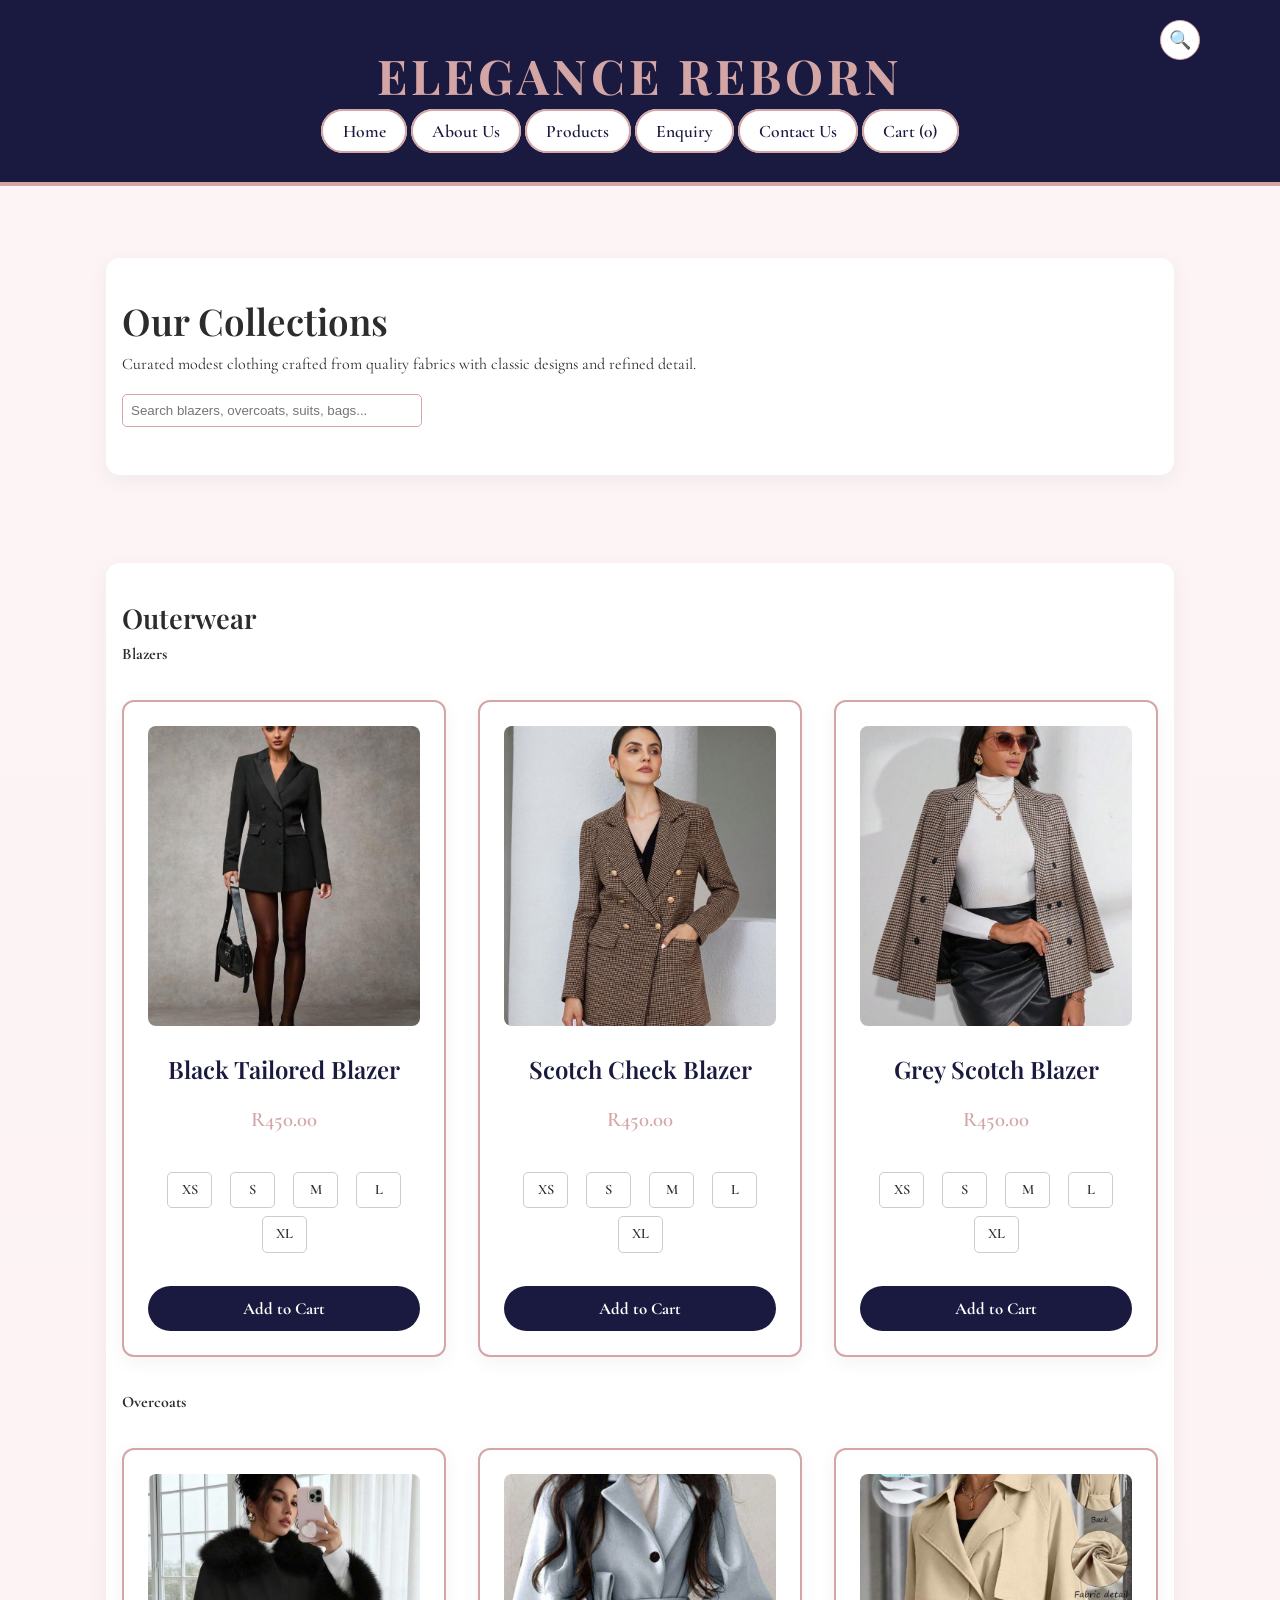
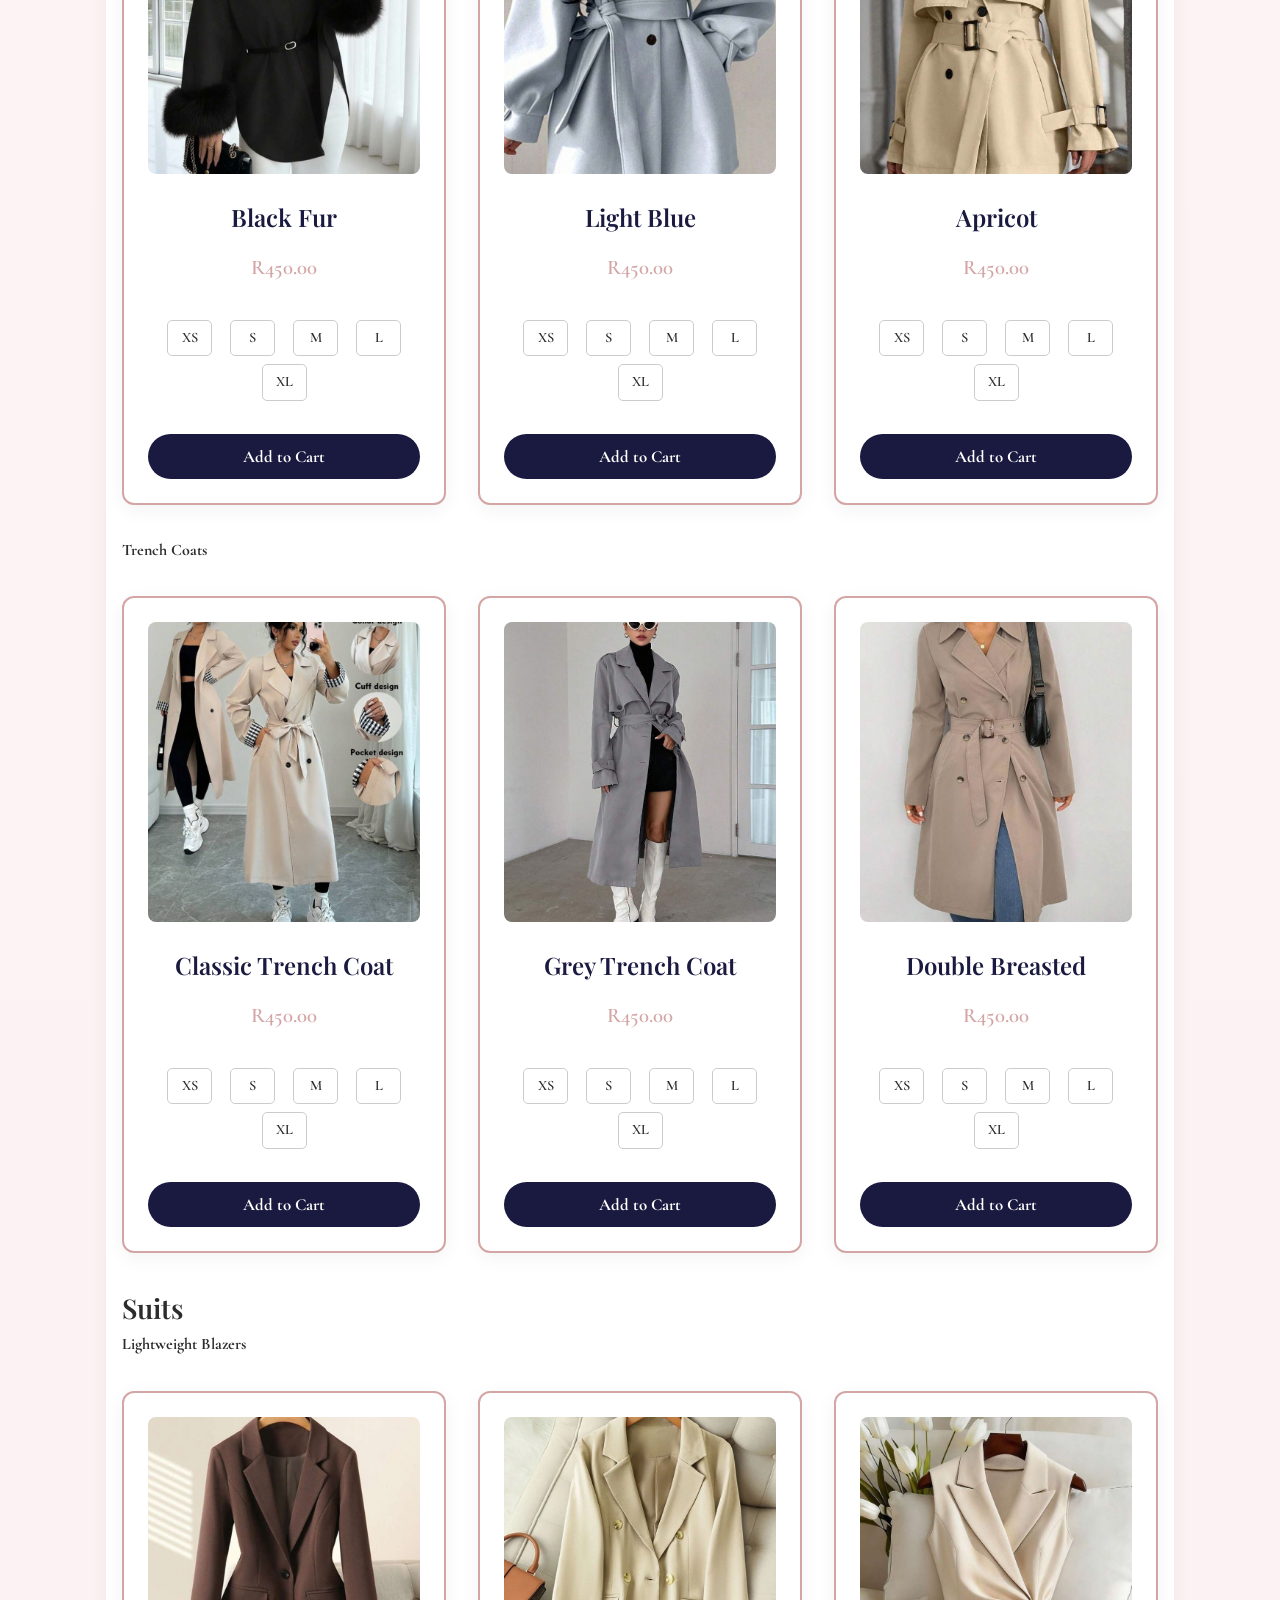
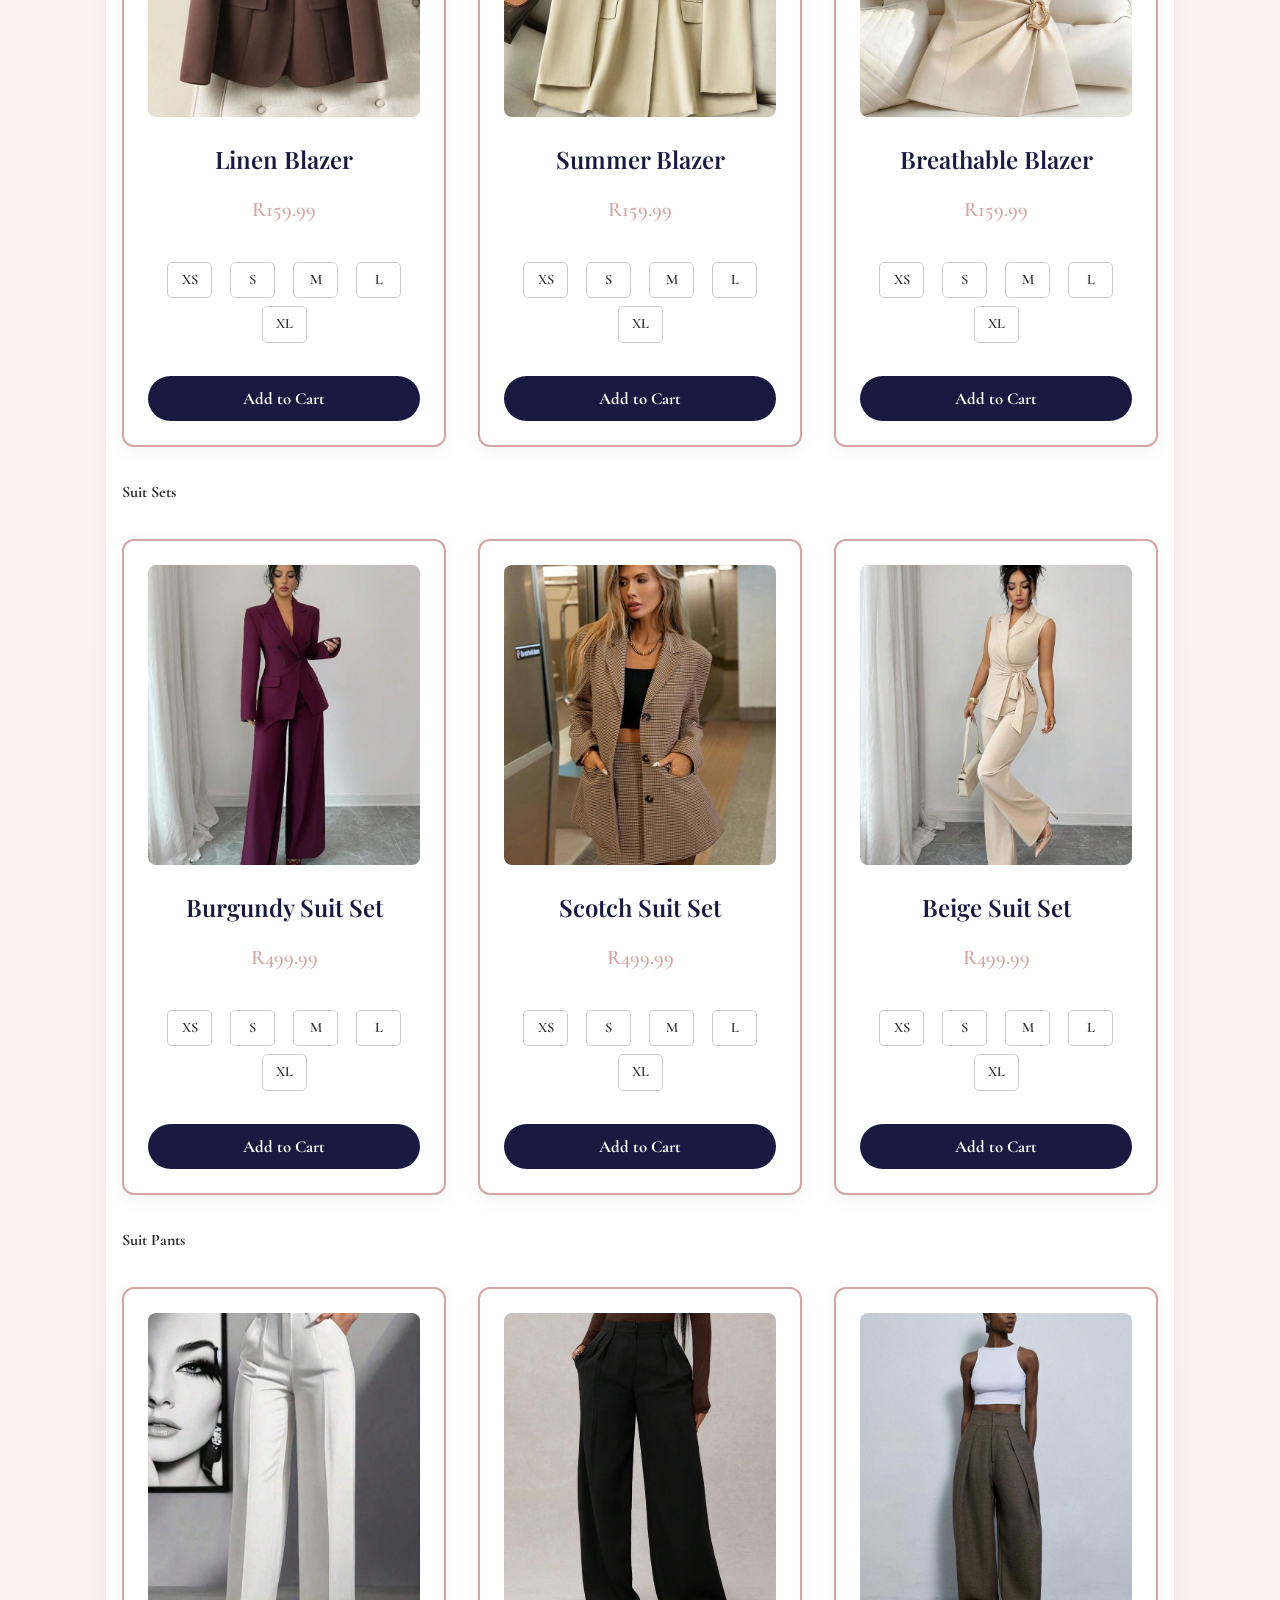
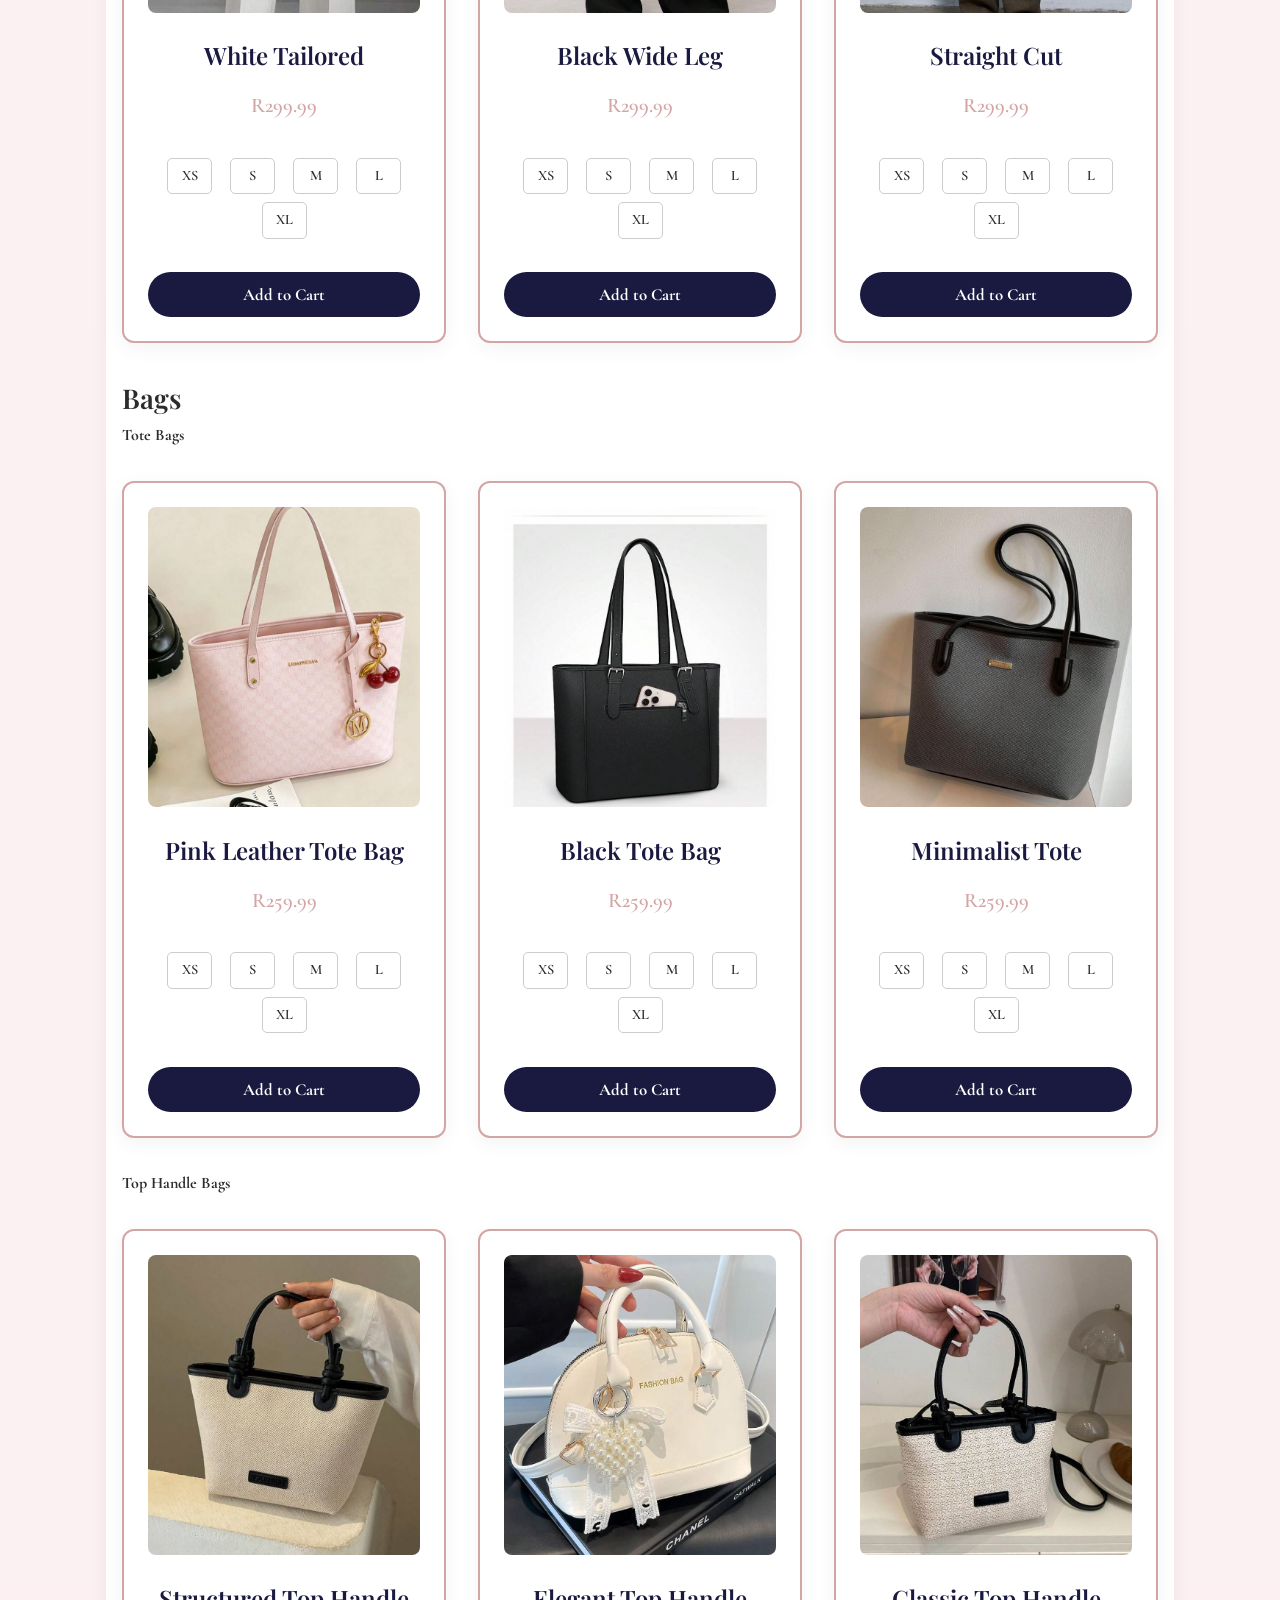
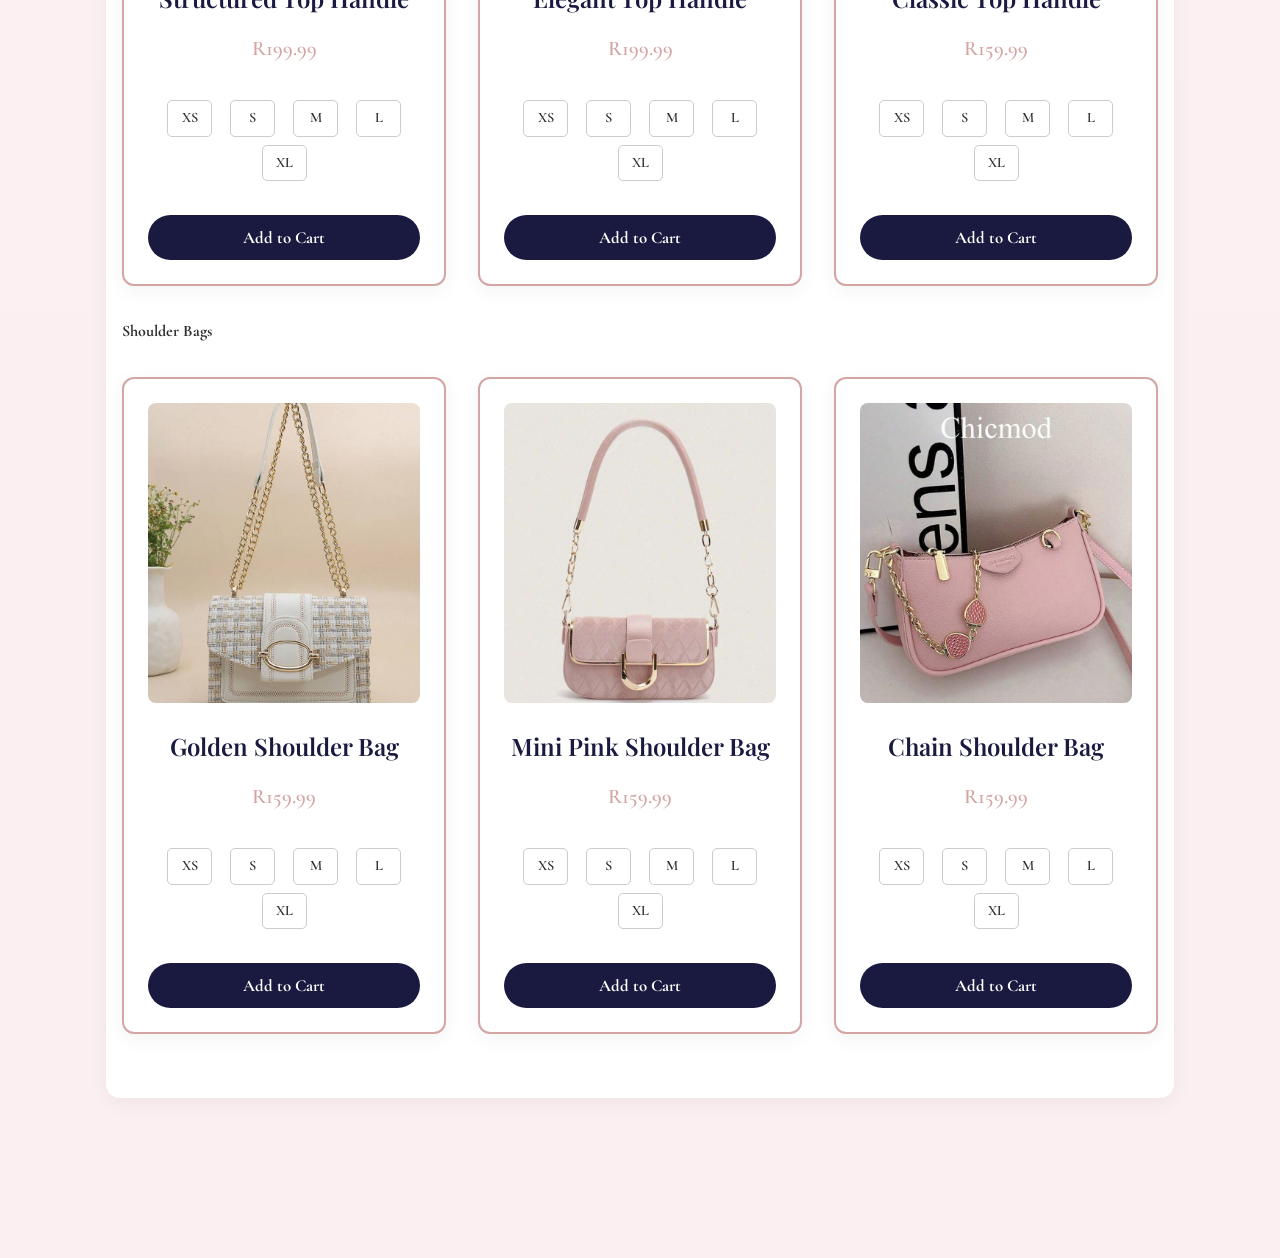
<file: products.html>
<!DOCTYPE html>
<html lang="en">
<head>
    <meta charset="UTF-8">
    <meta name="viewport" content="width=device-width, initial-scale=1.0">
    <title>Products - Elegance Reborn</title>
    <meta name="description" content="Elegance Reborn - Curated modest clothing, blazers, overcoats, suits and bags. Quality fabrics with classic designs in South Africa.">
    <link href="https://fonts.googleapis.com/css2?family=Playfair+Display:wght@400;700&family=Cormorant+Garamond:wght@400;600;700&display=swap" rel="stylesheet">
    <link rel="stylesheet" href="css/styles.css">
    <style>
    #searchInput { display: none; }
    #searchInput.active { display: inline-block !important; padding: 5px; border-radius: 5px; border: 1px solid #D4A5A5; margin-left: 10px; }
    .products-grid { display: grid; grid-template-columns: repeat(auto-fit, minmax(280px, 1fr)); gap: 2rem; margin: 2rem 0; }
    .product-card { background: white; padding: 1.5rem; border-radius: 12px; border: 2px solid #D4A5A5; text-align: center; }
    .product-card img { width: 100%; height: 300px; object-fit: cover; border-radius: 8px; }
    .sizes input { display: none; }
    .sizes label { margin: 0 5px; padding: 5px 10px; border: 1px solid #ccc; border-radius: 5px; cursor: pointer; display: inline-block; }
    .sizes input:checked + label { background: #1A1A40; color: white; border-color: #1A1A40; }
    .add-to-cart-btn { background: #1A1A40; color: white; border: none; padding: 12px 30px; border-radius: 25px; cursor: pointer; margin-top: 1rem; font-weight: bold; }
    .add-to-cart-btn:hover { background: #D4A5A5; }
    </style>
</head>
<body>
    <header>
       <nav>
          <h1>ELEGANCE REBORN</h1>
          <a href="index.html">Home</a>
          <a href="about.html">About Us</a>
          <a href="products.html">Products</a>
          <a href="enquiry.html">Enquiry</a>
          <a href="contact.html">Contact Us</a>
          <a href="cart.html" id="cartLink">Cart (<span id="cartCount">0</span>)</a>
          <button type="button" id="searchToggle">🔍</button>
          <input type="text" id="searchInput" placeholder="Search...">
       </nav>
    </header>

    <main>
        <section>
            <h2>Our Collections</h2>
            <p>Curated modest clothing crafted from quality fabrics with classic designs and refined detail.</p>
            <input type="text" id="searchBox" placeholder="Search blazers, overcoats, suits, bags..." style="padding:8px; width:300px; border-radius:5px; border:1px solid #D4A5A5; margin:1rem 0;">
        </section>

        <section>
            <h3>Outerwear</h3>
            <h4>Blazers</h4>
            <div class="products-grid">
              <div class="product-card" data-name="Black Tailored Blazer"><img src="images/blazer1.jpeg" alt="Black Tailored Blazer"><h3>Black Tailored Blazer</h3><p class="price">R450.00</p><div class="sizes"><input type="radio" id="p1-xs" name="p1" value="XS" required><label for="p1-xs">XS</label><input type="radio" id="p1-s" name="p1" value="S"><label for="p1-s">S</label><input type="radio" id="p1-m" name="p1" value="M"><label for="p1-m">M</label><input type="radio" id="p1-l" name="p1" value="L"><label for="p1-l">L</label><input type="radio" id="p1-xl" name="p1" value="XL"><label for="p1-xl">XL</label></div><button type="button" class="add-to-cart-btn" data-name="Black Tailored Blazer" data-price="450">Add to Cart</button></div>
              <div class="product-card" data-name="Scotch Check Blazer"><img src="images/blazer3.jpeg" alt="Scotch Check Blazer"><h3>Scotch Check Blazer</h3><p class="price">R450.00</p><div class="sizes"><input type="radio" id="p2-xs" name="p2" value="XS" required><label for="p2-xs">XS</label><input type="radio" id="p2-s" name="p2" value="S"><label for="p2-s">S</label><input type="radio" id="p2-m" name="p2" value="M"><label for="p2-m">M</label><input type="radio" id="p2-l" name="p2" value="L"><label for="p2-l">L</label><input type="radio" id="p2-xl" name="p2" value="XL"><label for="p2-xl">XL</label></div><button type="button" class="add-to-cart-btn" data-name="Scotch Check Blazer" data-price="450">Add to Cart</button></div>
              <div class="product-card" data-name="Grey Scotch Blazer"><img src="images/blazer4.jpeg" alt="Grey Scotch Blazer"><h3>Grey Scotch Blazer</h3><p class="price">R450.00</p><div class="sizes"><input type="radio" id="p3-xs" name="p3" value="XS" required><label for="p3-xs">XS</label><input type="radio" id="p3-s" name="p3" value="S"><label for="p3-s">S</label><input type="radio" id="p3-m" name="p3" value="M"><label for="p3-m">M</label><input type="radio" id="p3-l" name="p3" value="L"><label for="p3-l">L</label><input type="radio" id="p3-xl" name="p3" value="XL"><label for="p3-xl">XL</label></div><button type="button" class="add-to-cart-btn" data-name="Grey Scotch Blazer" data-price="450">Add to Cart</button></div>
            </div>

            <h4>Overcoats</h4>
            <div class="products-grid">
              <div class="product-card" data-name="Black Fur Overcoat"><img src="images/over-coat1.jpeg" alt="Black Fur"><h3>Black Fur</h3><p class="price">R450.00</p><div class="sizes"><input type="radio" id="p4-xs" name="p4" value="XS" required><label for="p4-xs">XS</label><input type="radio" id="p4-s" name="p4" value="S"><label for="p4-s">S</label><input type="radio" id="p4-m" name="p4" value="M"><label for="p4-m">M</label><input type="radio" id="p4-l" name="p4" value="L"><label for="p4-l">L</label><input type="radio" id="p4-xl" name="p4" value="XL"><label for="p4-xl">XL</label></div><button type="button" class="add-to-cart-btn" data-name="Black Fur Overcoat" data-price="450">Add to Cart</button></div>
              <div class="product-card" data-name="Light Blue Overcoat"><img src="images/over-coat2.jpeg" alt="Light Blue"><h3>Light Blue</h3><p class="price">R450.00</p><div class="sizes"><input type="radio" id="p5-xs" name="p5" value="XS" required><label for="p5-xs">XS</label><input type="radio" id="p5-s" name="p5" value="S"><label for="p5-s">S</label><input type="radio" id="p5-m" name="p5" value="M"><label for="p5-m">M</label><input type="radio" id="p5-l" name="p5" value="L"><label for="p5-l">L</label><input type="radio" id="p5-xl" name="p5" value="XL"><label for="p5-xl">XL</label></div><button type="button" class="add-to-cart-btn" data-name="Light Blue Overcoat" data-price="450">Add to Cart</button></div>
              <div class="product-card" data-name="Apricot Overcoat"><img src="images/over-coat3.jpeg" alt="Apricot"><h3>Apricot</h3><p class="price">R450.00</p><div class="sizes"><input type="radio" id="p6-xs" name="p6" value="XS" required><label for="p6-xs">XS</label><input type="radio" id="p6-s" name="p6" value="S"><label for="p6-s">S</label><input type="radio" id="p6-m" name="p6" value="M"><label for="p6-m">M</label><input type="radio" id="p6-l" name="p6" value="L"><label for="p6-l">L</label><input type="radio" id="p6-xl" name="p6" value="XL"><label for="p6-xl">XL</label></div><button type="button" class="add-to-cart-btn" data-name="Apricot Overcoat" data-price="450">Add to Cart</button></div>
            </div>

            <h4>Trench Coats</h4>
            <div class="products-grid">
              <div class="product-card" data-name="Classic Trench Coat"><img src="images/trench-coat1.jpeg" alt="Classic Trench Coat"><h3>Classic Trench Coat</h3><p class="price">R450.00</p><div class="sizes"><input type="radio" id="p7-xs" name="p7" value="XS" required><label for="p7-xs">XS</label><input type="radio" id="p7-s" name="p7" value="S"><label for="p7-s">S</label><input type="radio" id="p7-m" name="p7" value="M"><label for="p7-m">M</label><input type="radio" id="p7-l" name="p7" value="L"><label for="p7-l">L</label><input type="radio" id="p7-xl" name="p7" value="XL"><label for="p7-xl">XL</label></div><button type="button" class="add-to-cart-btn" data-name="Classic Trench Coat" data-price="450">Add to Cart</button></div>
              <div class="product-card" data-name="Grey Trench Coat"><img src="images/trench-coat3.jpeg" alt="Grey Trench Coat"><h3>Grey Trench Coat</h3><p class="price">R450.00</p><div class="sizes"><input type="radio" id="p8-xs" name="p8" value="XS" required><label for="p8-xs">XS</label><input type="radio" id="p8-s" name="p8" value="S"><label for="p8-s">S</label><input type="radio" id="p8-m" name="p8" value="M"><label for="p8-m">M</label><input type="radio" id="p8-l" name="p8" value="L"><label for="p8-l">L</label><input type="radio" id="p8-xl" name="p8" value="XL"><label for="p8-xl">XL</label></div><button type="button" class="add-to-cart-btn" data-name="Grey Trench Coat" data-price="450">Add to Cart</button></div>
              <div class="product-card" data-name="Double Breasted Trench"><img src="images/trench-coat2.jpeg" alt="Double Breasted"><h3>Double Breasted</h3><p class="price">R450.00</p><div class="sizes"><input type="radio" id="p9-xs" name="p9" value="XS" required><label for="p9-xs">XS</label><input type="radio" id="p9-s" name="p9" value="S"><label for="p9-s">S</label><input type="radio" id="p9-m" name="p9" value="M"><label for="p9-m">M</label><input type="radio" id="p9-l" name="p9" value="L"><label for="p9-l">L</label><input type="radio" id="p9-xl" name="p9" value="XL"><label for="p9-xl">XL</label></div><button type="button" class="add-to-cart-btn" data-name="Double Breasted Trench" data-price="450">Add to Cart</button></div>
            </div>

            <h3>Suits</h3>
            <h4>Lightweight Blazers</h4>
            <div class="products-grid">
              <div class="product-card" data-name="Linen Blazer"><img src="images/light-weight1.jpeg" alt="Linen Blazer"><h3>Linen Blazer</h3><p class="price">R159.99</p><div class="sizes"><input type="radio" id="p10-xs" name="p10" value="XS" required><label for="p10-xs">XS</label><input type="radio" id="p10-s" name="p10" value="S"><label for="p10-s">S</label><input type="radio" id="p10-m" name="p10" value="M"><label for="p10-m">M</label><input type="radio" id="p10-l" name="p10" value="L"><label for="p10-l">L</label><input type="radio" id="p10-xl" name="p10" value="XL"><label for="p10-xl">XL</label></div><button type="button" class="add-to-cart-btn" data-name="Linen Blazer" data-price="159.99">Add to Cart</button></div>
              <div class="product-card" data-name="Summer Blazer"><img src="images/light-weight2.jpeg" alt="Summer Blazer"><h3>Summer Blazer</h3><p class="price">R159.99</p><div class="sizes"><input type="radio" id="p11-xs" name="p11" value="XS" required><label for="p11-xs">XS</label><input type="radio" id="p11-s" name="p11" value="S"><label for="p11-s">S</label><input type="radio" id="p11-m" name="p11" value="M"><label for="p11-m">M</label><input type="radio" id="p11-l" name="p11" value="L"><label for="p11-l">L</label><input type="radio" id="p11-xl" name="p11" value="XL"><label for="p11-xl">XL</label></div><button type="button" class="add-to-cart-btn" data-name="Summer Blazer" data-price="159.99">Add to Cart</button></div>
              <div class="product-card" data-name="Breathable Blazer"><img src="images/light-weight3.jpeg" alt="Breathable Blazer"><h3>Breathable Blazer</h3><p class="price">R159.99</p><div class="sizes"><input type="radio" id="p12-xs" name="p12" value="XS" required><label for="p12-xs">XS</label><input type="radio" id="p12-s" name="p12" value="S"><label for="p12-s">S</label><input type="radio" id="p12-m" name="p12" value="M"><label for="p12-m">M</label><input type="radio" id="p12-l" name="p12" value="L"><label for="p12-l">L</label><input type="radio" id="p12-xl" name="p12" value="XL"><label for="p12-xl">XL</label></div><button type="button" class="add-to-cart-btn" data-name="Breathable Blazer" data-price="159.99">Add to Cart</button></div>
            </div>

            <h4>Suit Sets</h4>
            <div class="products-grid">
              <div class="product-card" data-name="Burgundy Suit Set"><img src="images/suit1.jpeg" alt="Burgundy Suit Set"><h3>Burgundy Suit Set</h3><p class="price">R499.99</p><div class="sizes"><input type="radio" id="p13-xs" name="p13" value="XS" required><label for="p13-xs">XS</label><input type="radio" id="p13-s" name="p13" value="S"><label for="p13-s">S</label><input type="radio" id="p13-m" name="p13" value="M"><label for="p13-m">M</label><input type="radio" id="p13-l" name="p13" value="L"><label for="p13-l">L</label><input type="radio" id="p13-xl" name="p13" value="XL"><label for="p13-xl">XL</label></div><button type="button" class="add-to-cart-btn" data-name="Burgundy Suit Set" data-price="499.99">Add to Cart</button></div>
              <div class="product-card" data-name="Scotch Suit Set"><img src="images/suit2.jpeg" alt="Scotch Suit Set"><h3>Scotch Suit Set</h3><p class="price">R499.99</p><div class="sizes"><input type="radio" id="p14-xs" name="p14" value="XS" required><label for="p14-xs">XS</label><input type="radio" id="p14-s" name="p14" value="S"><label for="p14-s">S</label><input type="radio" id="p14-m" name="p14" value="M"><label for="p14-m">M</label><input type="radio" id="p14-l" name="p14" value="L"><label for="p14-l">L</label><input type="radio" id="p14-xl" name="p14" value="XL"><label for="p14-xl">XL</label></div><button type="button" class="add-to-cart-btn" data-name="Scotch Suit Set" data-price="499.99">Add to Cart</button></div>
              <div class="product-card" data-name="Beige Suit Set"><img src="images/suit3.jpeg" alt="Beige Suit Set"><h3>Beige Suit Set</h3><p class="price">R499.99</p><div class="sizes"><input type="radio" id="p15-xs" name="p15" value="XS" required><label for="p15-xs">XS</label><input type="radio" id="p15-s" name="p15" value="S"><label for="p15-s">S</label><input type="radio" id="p15-m" name="p15" value="M"><label for="p15-m">M</label><input type="radio" id="p15-l" name="p15" value="L"><label for="p15-l">L</label><input type="radio" id="p15-xl" name="p15" value="XL"><label for="p15-xl">XL</label></div><button type="button" class="add-to-cart-btn" data-name="Beige Suit Set" data-price="499.99">Add to Cart</button></div>
            </div>

            <h4>Suit Pants</h4>
            <div class="products-grid">
              <div class="product-card" data-name="White Tailored Pants"><img src="images/pants1.jpeg" alt="White Tailored"><h3>White Tailored</h3><p class="price">R299.99</p><div class="sizes"><input type="radio" id="p16-xs" name="p16" value="XS" required><label for="p16-xs">XS</label><input type="radio" id="p16-s" name="p16" value="S"><label for="p16-s">S</label><input type="radio" id="p16-m" name="p16" value="M"><label for="p16-m">M</label><input type="radio" id="p16-l" name="p16" value="L"><label for="p16-l">L</label><input type="radio" id="p16-xl" name="p16" value="XL"><label for="p16-xl">XL</label></div><button type="button" class="add-to-cart-btn" data-name="White Tailored Pants" data-price="299.99">Add to Cart</button></div>
              <div class="product-card" data-name="Black Wide Leg Pants"><img src="images/pants2.jpeg" alt="Black Wide Leg"><h3>Black Wide Leg</h3><p class="price">R299.99</p><div class="sizes"><input type="radio" id="p17-xs" name="p17" value="XS" required><label for="p17-xs">XS</label><input type="radio" id="p17-s" name="p17" value="S"><label for="p17-s">S</label><input type="radio" id="p17-m" name="p17" value="M"><label for="p17-m">M</label><input type="radio" id="p17-l" name="p17" value="L"><label for="p17-l">L</label><input type="radio" id="p17-xl" name="p17" value="XL"><label for="p17-xl">XL</label></div><button type="button" class="add-to-cart-btn" data-name="Black Wide Leg Pants" data-price="299.99">Add to Cart</button></div>
              <div class="product-card" data-name="Straight Cut Pants"><img src="images/pants3.jpeg" alt="Straight Cut"><h3>Straight Cut</h3><p class="price">R299.99</p><div class="sizes"><input type="radio" id="p18-xs" name="p18" value="XS" required><label for="p18-xs">XS</label><input type="radio" id="p18-s" name="p18" value="S"><label for="p18-s">S</label><input type="radio" id="p18-m" name="p18" value="M"><label for="p18-m">M</label><input type="radio" id="p18-l" name="p18" value="L"><label for="p18-l">L</label><input type="radio" id="p18-xl" name="p18" value="XL"><label for="p18-xl">XL</label></div><button type="button" class="add-to-cart-btn" data-name="Straight Cut Pants" data-price="299.99">Add to Cart</button></div>
            </div>

            <h3>Bags</h3>
            <h4>Tote Bags</h4>
            <div class="products-grid">
              <div class="product-card" data-name="Pink Leather Tote Bag"><img src="images/tote-bag1.jpeg" alt="Pink Leather Tote Bag"><h3>Pink Leather Tote Bag</h3><p class="price">R259.99</p><div class="sizes"><input type="radio" id="p19-xs" name="p19" value="XS" required><label for="p19-xs">XS</label><input type="radio" id="p19-s" name="p19" value="S"><label for="p19-s">S</label><input type="radio" id="p19-m" name="p19" value="M"><label for="p19-m">M</label><input type="radio" id="p19-l" name="p19" value="L"><label for="p19-l">L</label><input type="radio" id="p19-xl" name="p19" value="XL"><label for="p19-xl">XL</label></div><button type="button" class="add-to-cart-btn" data-name="Pink Leather Tote Bag" data-price="259.99">Add to Cart</button></div>
              <div class="product-card" data-name="Black Tote Bag"><img src="images/tote-bag2.jpeg" alt="Black Tote Bag"><h3>Black Tote Bag</h3><p class="price">R259.99</p><div class="sizes"><input type="radio" id="p20-xs" name="p20" value="XS" required><label for="p20-xs">XS</label><input type="radio" id="p20-s" name="p20" value="S"><label for="p20-s">S</label><input type="radio" id="p20-m" name="p20" value="M"><label for="p20-m">M</label><input type="radio" id="p20-l" name="p20" value="L"><label for="p20-l">L</label><input type="radio" id="p20-xl" name="p20" value="XL"><label for="p20-xl">XL</label></div><button type="button" class="add-to-cart-btn" data-name="Black Tote Bag" data-price="259.99">Add to Cart</button></div>
              <div class="product-card" data-name="Minimalist Tote"><img src="images/tote-bag3.jpeg" alt="Minimalist Tote"><h3>Minimalist Tote</h3><p class="price">R259.99</p><div class="sizes"><input type="radio" id="p21-xs" name="p21" value="XS" required><label for="p21-xs">XS</label><input type="radio" id="p21-s" name="p21" value="S"><label for="p21-s">S</label><input type="radio" id="p21-m" name="p21" value="M"><label for="p21-m">M</label><input type="radio" id="p21-l" name="p21" value="L"><label for="p21-l">L</label><input type="radio" id="p21-xl" name="p21" value="XL"><label for="p21-xl">XL</label></div><button type="button" class="add-to-cart-btn" data-name="Minimalist Tote" data-price="259.99">Add to Cart</button></div>
            </div>

            <h4>Top Handle Bags</h4>
            <div class="products-grid">
              <div class="product-card" data-name="Structured Top Handle"><img src="images/top-handle2.jpeg" alt="Structured Top Handle"><h3>Structured Top Handle</h3><p class="price">R199.99</p><div class="sizes"><input type="radio" id="p22-xs" name="p22" value="XS" required><label for="p22-xs">XS</label><input type="radio" id="p22-s" name="p22" value="S"><label for="p22-s">S</label><input type="radio" id="p22-m" name="p22" value="M"><label for="p22-m">M</label><input type="radio" id="p22-l" name="p22" value="L"><label for="p22-l">L</label><input type="radio" id="p22-xl" name="p22" value="XL"><label for="p22-xl">XL</label></div><button type="button" class="add-to-cart-btn" data-name="Structured Top Handle" data-price="199.99">Add to Cart</button></div>
              <div class="product-card" data-name="Elegant Top Handle"><img src="images/top-handle1.jpeg" alt="Elegant Top Handle"><h3>Elegant Top Handle</h3><p class="price">R199.99</p><div class="sizes"><input type="radio" id="p23-xs" name="p23" value="XS" required><label for="p23-xs">XS</label><input type="radio" id="p23-s" name="p23" value="S"><label for="p23-s">S</label><input type="radio" id="p23-m" name="p23" value="M"><label for="p23-m">M</label><input type="radio" id="p23-l" name="p23" value="L"><label for="p23-l">L</label><input type="radio" id="p23-xl" name="p23" value="XL"><label for="p23-xl">XL</label></div><button type="button" class="add-to-cart-btn" data-name="Elegant Top Handle" data-price="199.99">Add to Cart</button></div>
              <div class="product-card" data-name="Classic Top Handle"><img src="images/top-handle3.jpeg" alt="Classic Top Handle"><h3>Classic Top Handle</h3><p class="price">R159.99</p><div class="sizes"><input type="radio" id="p24-xs" name="p24" value="XS" required><label for="p24-xs">XS</label><input type="radio" id="p24-s" name="p24" value="S"><label for="p24-s">S</label><input type="radio" id="p24-m" name="p24" value="M"><label for="p24-m">M</label><input type="radio" id="p24-l" name="p24" value="L"><label for="p24-l">L</label><input type="radio" id="p24-xl" name="p24" value="XL"><label for="p24-xl">XL</label></div><button type="button" class="add-to-cart-btn" data-name="Classic Top Handle" data-price="159.99">Add to Cart</button></div>
            </div>

            <h4>Shoulder Bags</h4>
            <div class="products-grid">
              <div class="product-card" data-name="Golden Shoulder Bag"><img src="images/shoulder-bag1.jpeg" alt="Golden Shoulder Bag"><h3>Golden Shoulder Bag</h3><p class="price">R159.99</p><div class="sizes"><input type="radio" id="p25-xs" name="p25" value="XS" required><label for="p25-xs">XS</label><input type="radio" id="p25-s" name="p25" value="S"><label for="p25-s">S</label><input type="radio" id="p25-m" name="p25" value="M"><label for="p25-m">M</label><input type="radio" id="p25-l" name="p25" value="L"><label for="p25-l">L</label><input type="radio" id="p25-xl" name="p25" value="XL"><label for="p25-xl">XL</label></div><button type="button" class="add-to-cart-btn" data-name="Golden Shoulder Bag" data-price="159.99">Add to Cart</button></div>
              <div class="product-card" data-name="Mini Pink Shoulder Bag"><img src="images/shoulder-bag2.jpeg" alt="Mini Pink Shoulder Bag"><h3>Mini Pink Shoulder Bag</h3><p class="price">R159.99</p><div class="sizes"><input type="radio" id="p26-xs" name="p26" value="XS" required><label for="p26-xs">XS</label><input type="radio" id="p26-s" name="p26" value="S"><label for="p26-s">S</label><input type="radio" id="p26-m" name="p26" value="M"><label for="p26-m">M</label><input type="radio" id="p26-l" name="p26" value="L"><label for="p26-l">L</label><input type="radio" id="p26-xl" name="p26" value="XL"><label for="p26-xl">XL</label></div><button type="button" class="add-to-cart-btn" data-name="Mini Pink Shoulder Bag" data-price="159.99">Add to Cart</button></div>
              <div class="product-card" data-name="Chain Shoulder Bag"><img src="images/shoulder-bag3.jpeg" alt="Chain Shoulder Bag"><h3>Chain Shoulder Bag</h3><p class="price">R159.99</p><div class="sizes"><input type="radio" id="p27-xs" name="p27" value="XS" required><label for="p27-xs">XS</label><input type="radio" id="p27-s" name="p27" value="S"><label for="p27-s">S</label><input type="radio" id="p27-m" name="p27" value="M"><label for="p27-m">M</label><input type="radio" id="p27-l" name="p27" value="L"><label for="p27-l">L</label><input type="radio" id="p27-xl" name="p27" value="XL"><label for="p27-xl">XL</label></div><button type="button" class="add-to-cart-btn" data-name="Chain Shoulder Bag" data-price="159.99">Add to Cart</button></div>
            </div>
        </section>
    </main>

<script src="js/script.js"></script>
<script>
document.addEventListener('DOMContentLoaded', function() {
    // Search filter
    function filterProducts(query) {
        const products = document.querySelectorAll('.product-card');
        const q = query.toLowerCase();
        products.forEach(product => {
            const name = product.getAttribute('data-name').toLowerCase();
            product.style.display = name.includes(q) ? 'block' : 'none';
        });
    }

    const urlParams = new URLSearchParams(window.location.search);
    const searchQuery = urlParams.get('search');
    if (searchQuery) {
        document.getElementById('searchBox').value = searchQuery;
        filterProducts(searchQuery);
    }

    document.getElementById('searchBox').addEventListener('input', function(e) {
        filterProducts(e.target.value);
    });

    // Add to Cart - THIS IS THE FIX
    const buttons = document.querySelectorAll('.add-to-cart-btn');
    buttons.forEach(btn => {
        btn.addEventListener('click', function() {
            const card = this.closest('.product-card');
            const name = this.getAttribute('data-name');
            const price = parseFloat(this.getAttribute('data-price'));
            
            const sizeRadio = card.querySelector('input[type="radio"]:checked');
            if (!sizeRadio) {
                alert('Please select a size first!');
                return;
            }
            const size = sizeRadio.value;

            let cart = JSON.parse(localStorage.getItem('cart')) || [];
            cart.push({name: name, size: size, price: price});
            localStorage.setItem('cart', JSON.stringify(cart));
            
            alert(name + ' - Size ' + size + ' added to cart! ✅');
            updateCartCount();
        });
    });

    function updateCartCount() {
        const countEls = document.querySelectorAll('#cartCount');
        countEls.forEach(el => el.textContent = (JSON.parse(localStorage.getItem('cart')) || []).length);
    }
});
</script>
<script src="js/script.js"></script>
</body>
</html>
</file>
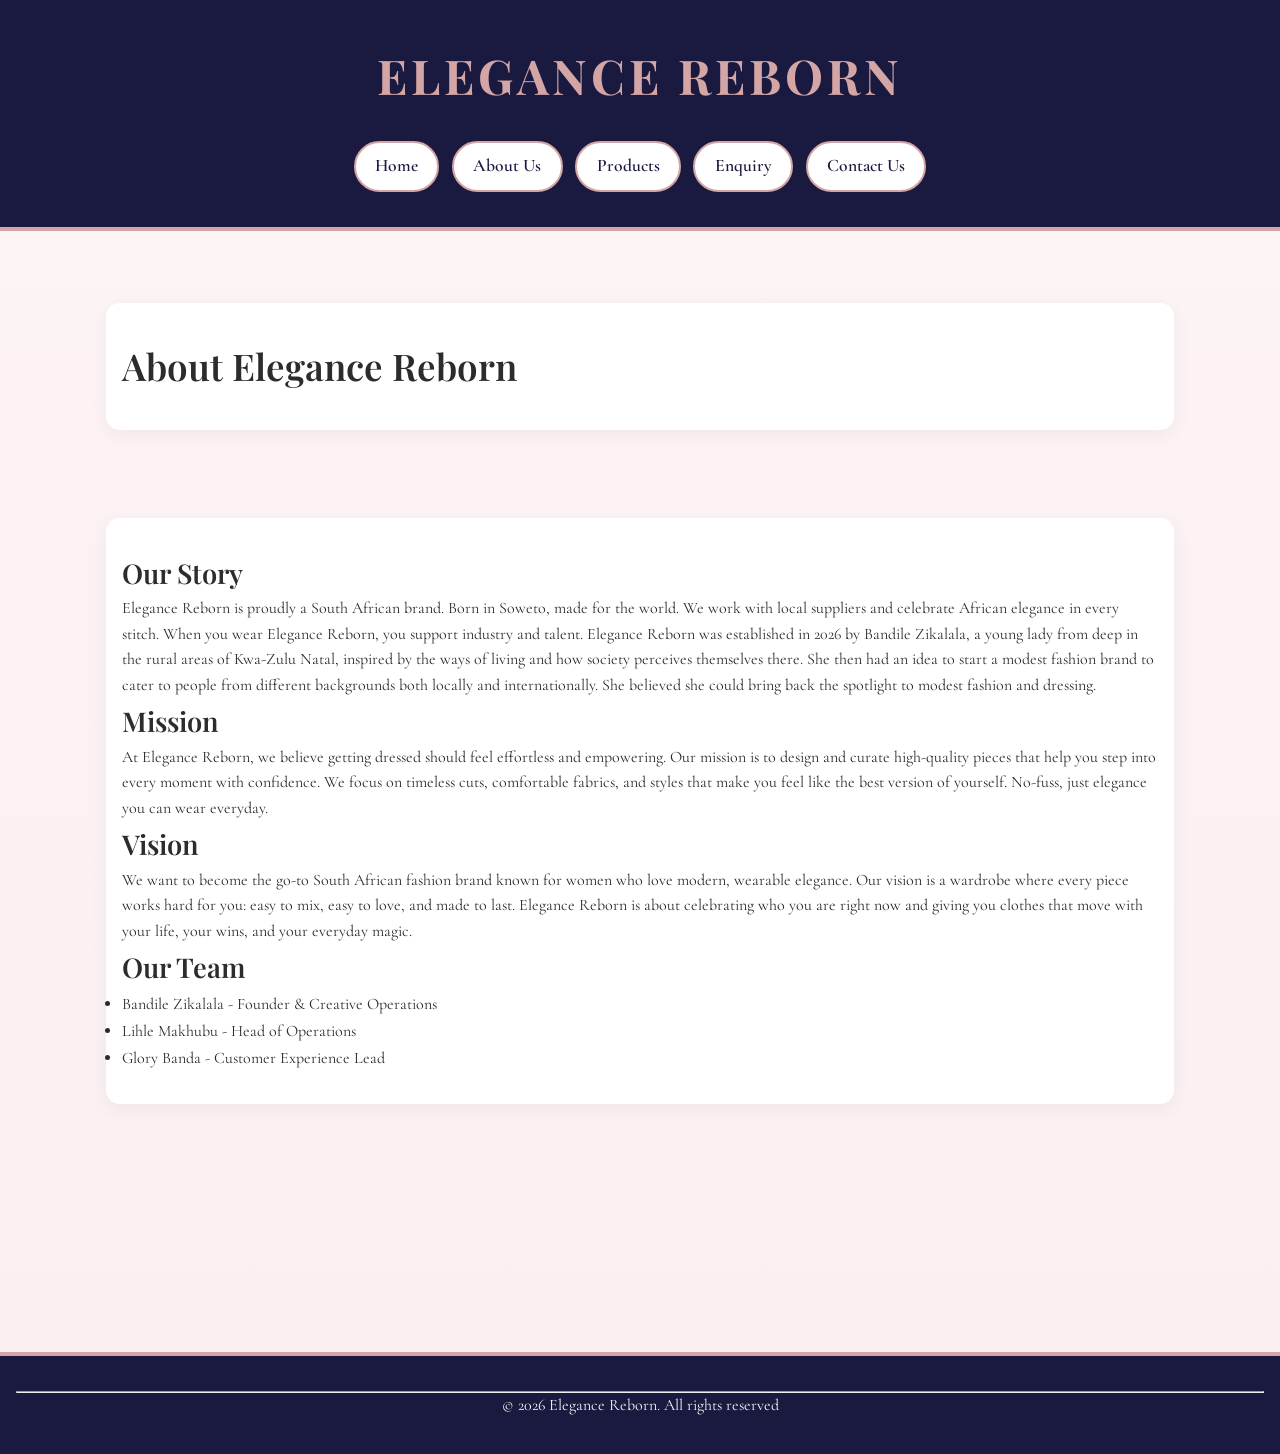
<file: ELEGANCE REBORN/about.html>
<!DOCTYPE html>
<html lang="en">
<head>
    <meta charset="UTF-8">
    <meta name="viewport" content="width=device-width, initial-scale=1.0">
    <title>About Us - Elegance Reborn</title>
    
    <!-- Playfair Display Font -->
    <link rel="preconnect" href="https://fonts.googleapis.com">
    <link rel="preconnect" href="https://fonts.gstatic.com" crossorigin>
    <link href="https://fonts.googleapis.com/css2?family=Playfair+Display:wght@400;700&display=swap" rel="stylesheet">
    
    <!-- Your CSS -->
    <link rel="stylesheet" href="css/styles.css">
</head>
<body>
    <!--header with navigation-->
    <header>
        <nav>
            <h1>ELEGANCE REBORN</h1>
            <p> 
                <a href="index.html">Home</a>
                <a href="about.html">About Us</a>
                <a href="products.html">Products</a>
                <a href="enquiry.html">Enquiry</a>
                <a href="contact.html">Contact Us</a>
            </p>
        </nav>
    </header>

    <main>
        <section>
            <h2>About Elegance Reborn</h2>
        </section>

        <section>
            <h3>Our Story</h3>
            <p>Elegance Reborn is proudly a South African brand. Born in Soweto, made for the world. We work with local suppliers and celebrate African elegance in every stitch. When you wear Elegance Reborn, you support industry and talent. Elegance Reborn was established in 2026 by Bandile Zikalala, a young lady from deep in the rural areas of Kwa-Zulu Natal, inspired by the ways of living and how society perceives themselves there. She then had an idea to start a modest fashion brand to cater to people from different backgrounds both locally and internationally. She believed she could bring back the spotlight to modest fashion and dressing.</p>

            <h3>Mission</h3>
            <p>At Elegance Reborn, we believe getting dressed should feel effortless and empowering. Our mission is to design and curate high-quality pieces that help you step into every moment with confidence. We focus on timeless cuts, comfortable fabrics, and styles that make you feel like the best version of yourself. No-fuss, just elegance you can wear everyday.</p>

            <h3>Vision</h3>
            <p>We want to become the go-to South African fashion brand known for women who love modern, wearable elegance. Our vision is a wardrobe where every piece works hard for you: easy to mix, easy to love, and made to last. Elegance Reborn is about celebrating who you are right now and giving you clothes that move with your life, your wins, and your everyday magic.</p>

            <h3>Our Team</h3>
            <article>
                <ul>
                    <li>Bandile Zikalala - Founder & Creative Operations</li>
                    <li>Lihle Makhubu - Head of Operations</li>
                    <li>Glory Banda - Customer Experience Lead</li>
                </ul>
            </article>
        </section>
    </main>

    <!--footer section should be the same on all pages-->
    <footer>
        <hr>
        <p>&copy; 2026 Elegance Reborn. All rights reserved</p>
    </footer>
</body>
</html>
</file>
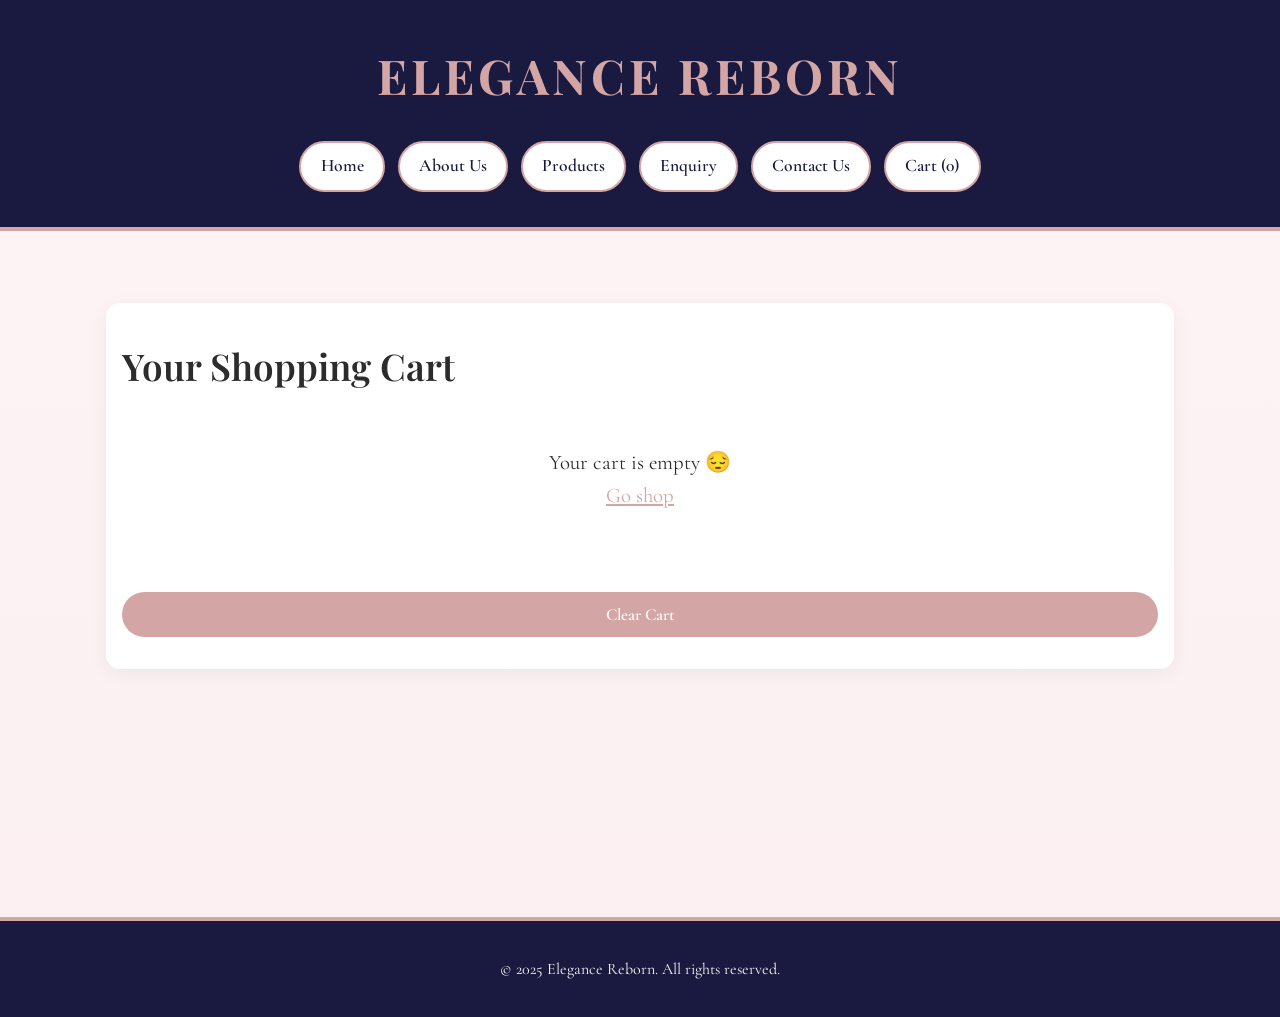
<file: ELEGANCE REBORN/cart.html>
<!DOCTYPE html>
<html lang="en">
<head>
    <meta charset="UTF-8">
    <meta name="viewport" content="width=device-width, initial-scale=1.0">
    <title>Your Cart - Elegance Reborn</title>
    <link href="https://fonts.googleapis.com/css2?family=Playfair+Display:wght@400;700&family=Cormorant+Garamond:wght@400;600;700&display=swap" rel="stylesheet">
    <link rel="stylesheet" href="css/styles.css">
</head>
<body>
    <header>
        <nav>
            <h1>ELEGANCE REBORN</h1>
            <p>
                <a href="index.html">Home</a>
                <a href="about.html">About Us</a>
                <a href="products.html">Products</a>
                <a href="enquiry.html">Enquiry</a>
                <a href="contact.html">Contact Us</a>
                <a href="cart.html">Cart (<span id="cartCount">0</span>)</a>
            </p>
        </nav>
    </header>

    <main>
        <section>
            <h2>Your Shopping Cart</h2>
            <div id="cartItems"></div>
            <h3 id="cartTotal"></h3>
            <button id="clearCartBtn" class="add-to-cart-btn" style="background:#D4A5A5; margin-top:2rem;">Clear Cart</button>
        </section>
    </main>

    <footer>
        <p>© 2025 Elegance Reborn. All rights reserved.</p>
    </footer>

<script>
function loadCart() {
    let cart = JSON.parse(localStorage.getItem('cart')) || [];
    const cartDiv = document.getElementById('cartItems');
    const totalEl = document.getElementById('cartTotal');
    const countEl = document.getElementById('cartCount');
    
    countEl.textContent = cart.length;
    
    if (cart.length === 0) {
        cartDiv.innerHTML = '<p style="text-align:center; font-size:1.3rem; padding:3rem;">Your cart is empty 😔<br><a href="products.html" style="color:#D4A5A5;">Go shop</a></p>';
        totalEl.textContent = '';
        return;
    }
    
    let html = '';
    let total = 0;
    
    cart.forEach((item, index) => {
        total += item.price;
        html += `
        <div style="background:white; padding:1.5rem; margin:1rem 0; border-radius:12px; border:2px solid #D4A5A5; display:flex; justify-content:space-between; align-items:center;">
            <div>
                <h4 style="color:#1A1A40; margin:0 0 0.5rem 0;">${item.name}</h4>
                <p style="margin:0;">Size: <strong>${item.size}</strong> | R${item.price.toFixed(2)}</p>
            </div>
            <button onclick="removeItem(${index})" style="background:#c0392b; color:white; border:none; padding:0.5rem 1rem; border-radius:20px; cursor:pointer;">Remove</button>
        </div>`;
    });
    
    cartDiv.innerHTML = html;
    totalEl.textContent = 'Total: R' + total.toFixed(2);
}

function removeItem(index) {
    let cart = JSON.parse(localStorage.getItem('cart')) || [];
    cart.splice(index, 1);
    localStorage.setItem('cart', JSON.stringify(cart));
    loadCart();
}

document.getElementById('clearCartBtn').addEventListener('click', function() {
    if (confirm('Clear entire cart?')) {
        localStorage.removeItem('cart');
        loadCart();
    }
});

loadCart();
</script>
</body>
</html>
</file>
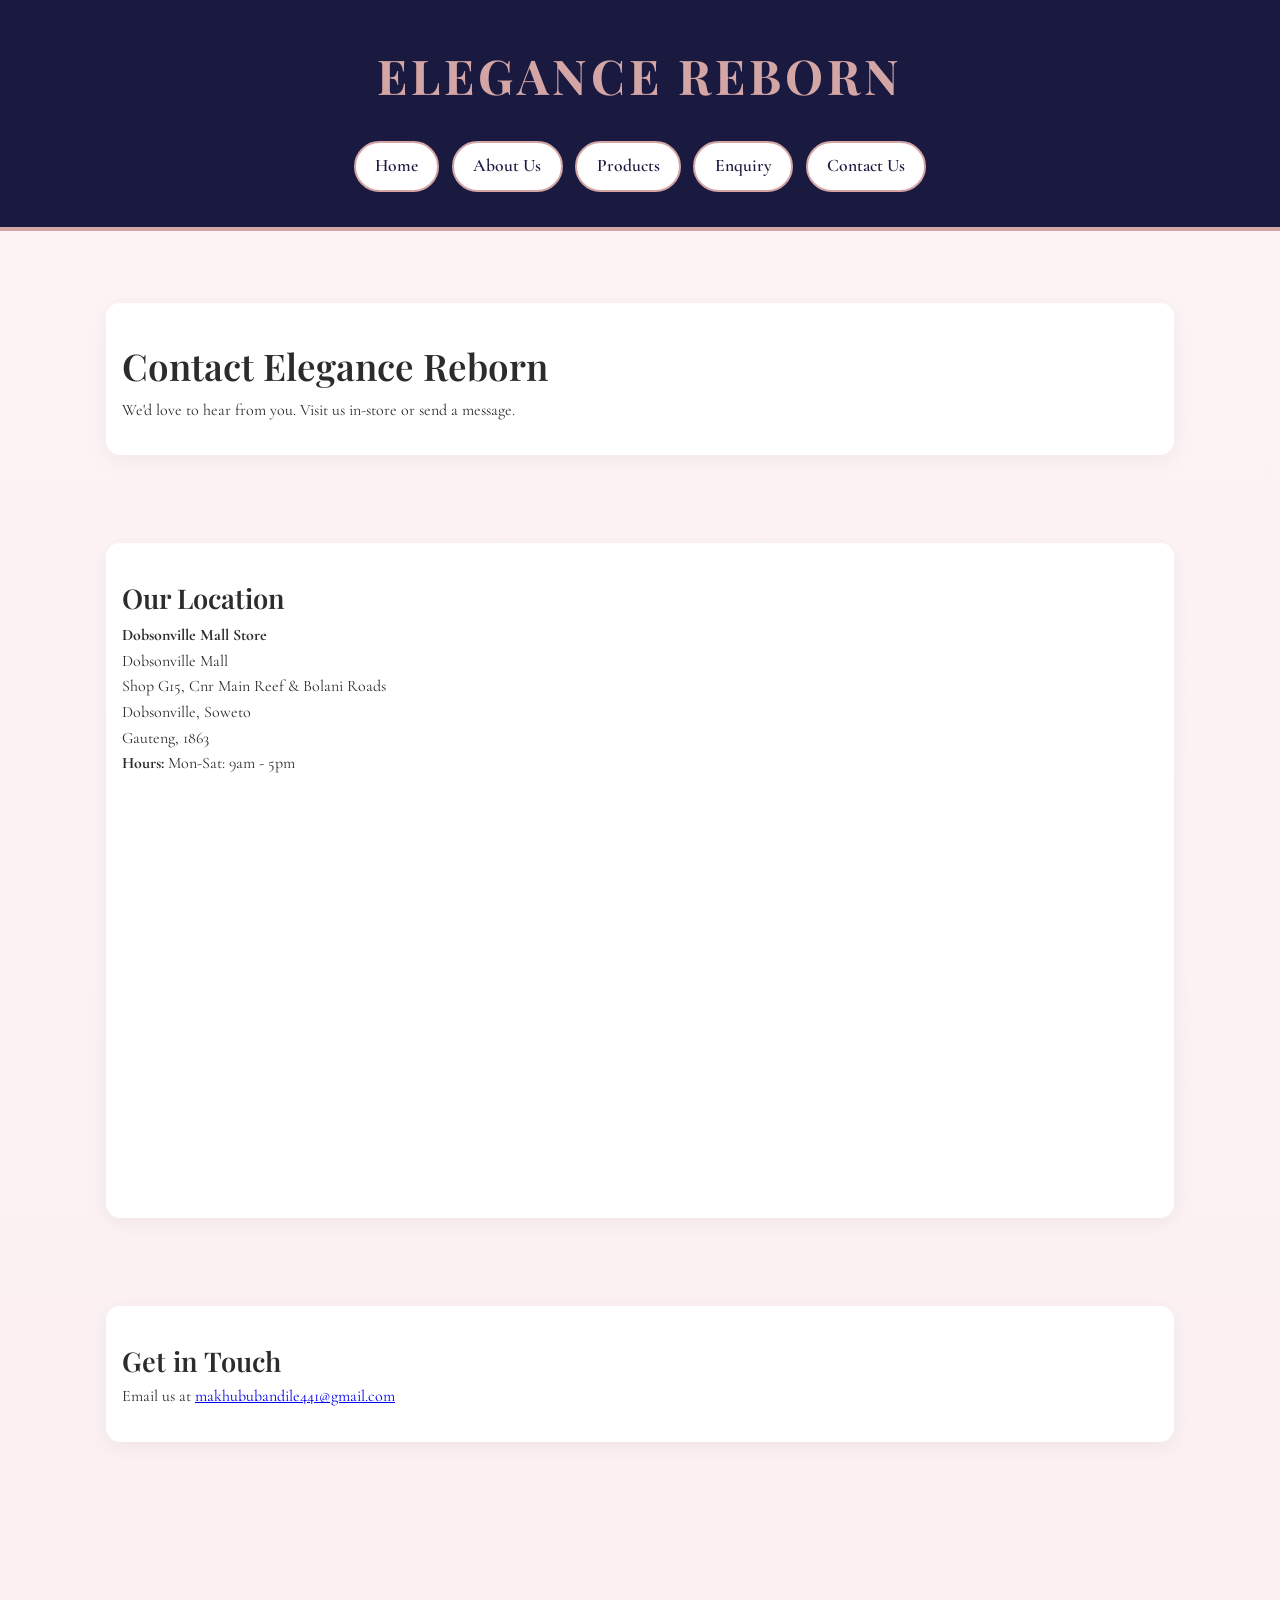
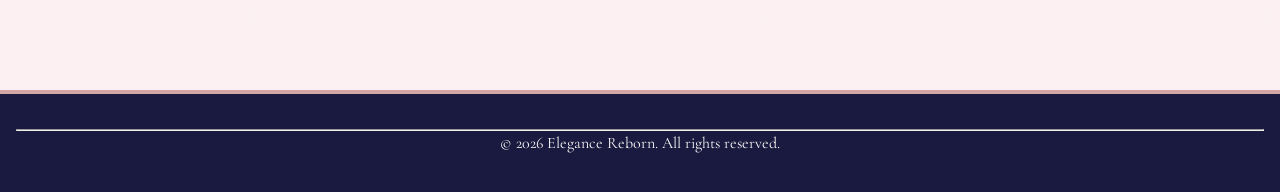
<file: ELEGANCE REBORN/contact.html>
<!DOCTYPE html>
<html lang="en">
<head>
    <meta charset="UTF-8">
    <meta name="viewport" content="width=device-width, initial-scale=1.0">
    <title>Contact Us - Elegance Reborn</title>
    
    <!-- Playfair Display Font -->
    <link rel="preconnect" href="https://fonts.googleapis.com">
    <link rel="preconnect" href="https://fonts.gstatic.com" crossorigin>
    <link href="https://fonts.googleapis.com/css2?family=Playfair+Display:wght@400;700&display=swap" rel="stylesheet">
    
    <!-- Your CSS -->
    <link rel="stylesheet" href="css/styles.css">
</head>
<body>
    <!--header with navigation-->
    <header>
        <nav>
            <h1>ELEGANCE REBORN</h1>
            <p> 
                <a href="index.html">Home</a>
                <a href="about.html">About Us</a>
                <a href="products.html">Products</a>
                <a href="enquiry.html">Enquiry</a>
                <a href="contact.html">Contact Us</a>
            </p>
        </nav>
    </header>

    <main>
        <section>
            <h2>Contact Elegance Reborn</h2>
            <p>We'd love to hear from you. Visit us in-store or send a message.</p>
        </section>

        <section>
            <h3>Our Location</h3>
            <article>
                <h4>Dobsonville Mall Store</h4>
                <p>Dobsonville Mall<br>Shop G15, Cnr Main Reef & Bolani Roads<br>Dobsonville, Soweto<br>Gauteng, 1863</p>
                <p><strong>Hours:</strong> Mon-Sat: 9am - 5pm</p>
            </article>
            
            <!-- MAP ADDED HERE -->
            <iframe 
                src="https://www.google.com/maps/embed?pb=!1m18!1m12!1m3!1d3583.5!2d27.835!3d-26.228!2m3!1f0!2f0!3f0!3m2!1i1024!2i768!4f13.1!3m3!1m2!1s0x1e95a7a5f5f5f5f5%3A0x1a2b3c4d5e6f7!2sDobsonville%20Mall%2C%20Soweto!5e0!3m2!1sen!2sza!4v1234567890" 
                width="100%" 
                height="400" 
                style="border:0;" 
                allowfullscreen="" 
                loading="lazy">
            </iframe>
        </section>

        <section>
            <h3>Get in Touch</h3>
            <p>Email us at <a href="mailto:makhububandile441@gmail.com">makhububandile441@gmail.com</a></p>
        </section>
    </main>

    <!--Footer section-->
    <footer>
        <hr>
        <p>&copy; 2026 Elegance Reborn. All rights reserved.</p>
    </footer>
</body>
</html>
</file>
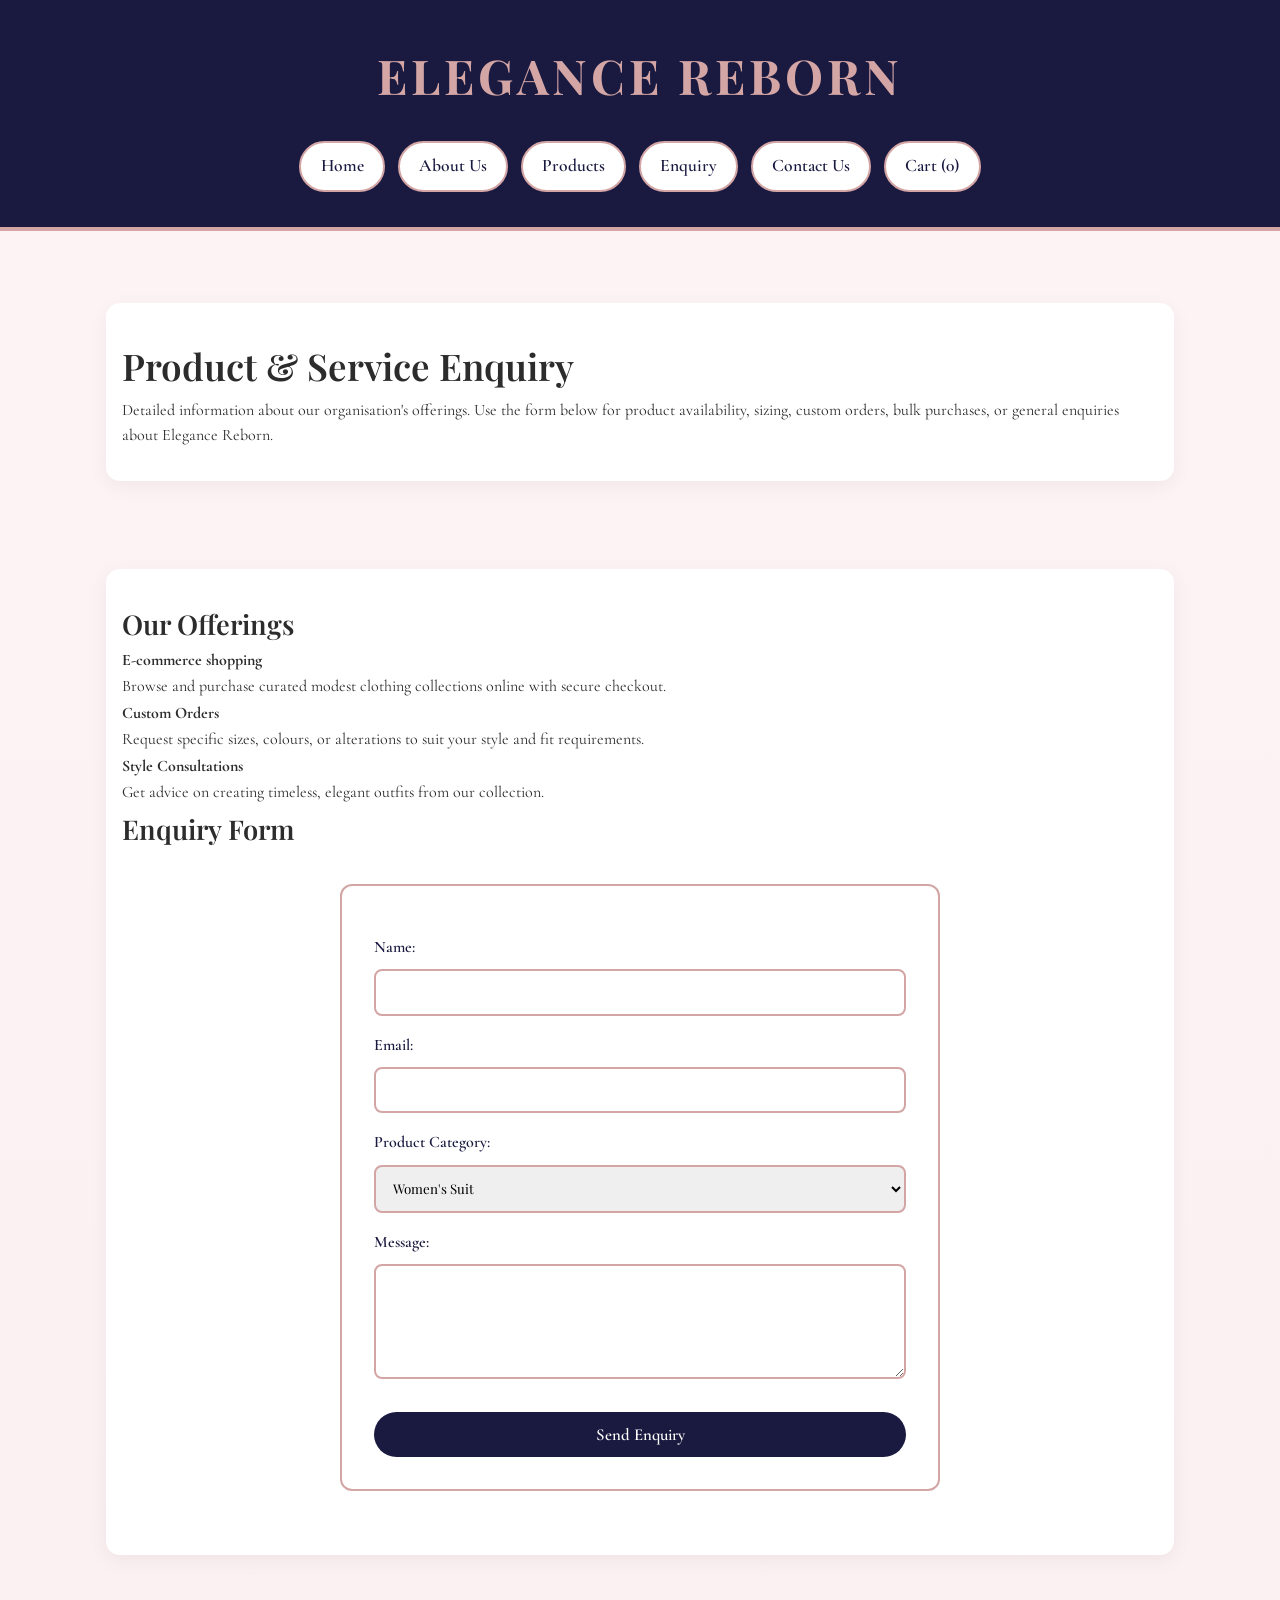
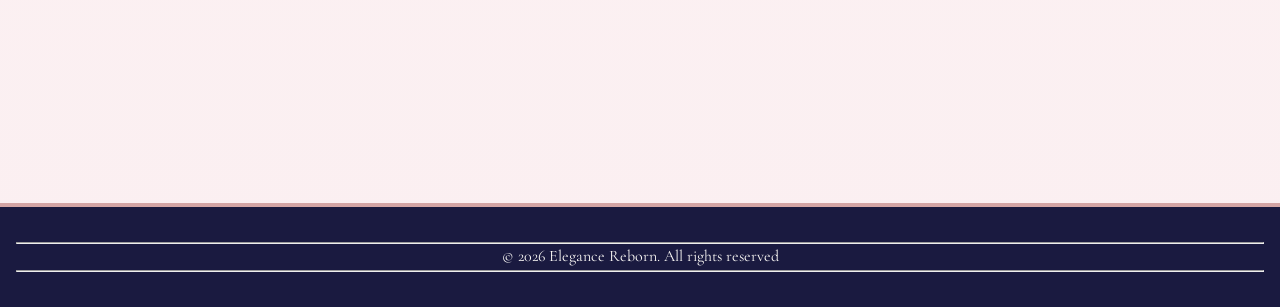
<file: ELEGANCE REBORN/enquiry.html>
<!DOCTYPE html>
<html lang="en">
<head>
    <meta charset="UTF-8">
    <meta name="viewport" content="width=device-width, initial-scale=1.0">
    <title>Enquiry - Elegance Reborn</title>
    
    <!-- Playfair Display Font -->
    <link rel="preconnect" href="https://fonts.googleapis.com">
    <link rel="preconnect" href="https://fonts.gstatic.com" crossorigin>
    <link href="https://fonts.googleapis.com/css2?family=Playfair+Display:wght@400;700&display=swap" rel="stylesheet">
    
    <link rel="stylesheet" href="css/styles.css">
</head>

<body>
    <header>
        <nav>
            <div>
                <h1>ELEGANCE REBORN</h1>
            <p> 
                <a href="index.html">Home</a>
                <a href="about.html">About Us</a>
                <a href="products.html">Products</a>
                <a href="enquiry.html">Enquiry</a>
                <a href="contact.html">Contact Us</a>
                <a href="cart.html">Cart (<span id="cartCount">0</span>)</a>
            </p>
            </div>
        </nav>
    </header>
    
    <main>
        <section>
            <h2>Product & Service Enquiry</h2>
            <p>Detailed information about our organisation's offerings. Use the form below for product availability, sizing, custom orders, bulk purchases, or general enquiries about Elegance Reborn.</p>
        </section>

        <section>
            <h3>Our Offerings</h3>
            <article>
                <h4>E-commerce shopping</h4>
                <p>Browse and purchase curated modest clothing collections online with secure checkout.</p>
            </article>
            <article>
                <h4>Custom Orders</h4>
                <p>Request specific sizes, colours, or alterations to suit your style and fit requirements.</p>
            </article>
            <article>
                <h4>Style Consultations</h4>
                <p>Get advice on creating timeless, elegant outfits from our collection.</p>
            </article>
            
            <!-- ENQUIRY FORM - UPDATED -->
            <h3>Enquiry Form</h3>
            <form action="https://formsubmit.co/makhububandile441@gmail.com" method="POST" style="background:white; padding:2rem; border-radius:12px; border:2px solid #D4A5A5; max-width:600px; margin:2rem auto;">
                
                <label for="name" style="display:block; color:#1A1A40; font-weight:600; margin-top:1rem;">Name:</label>
                <input type="text" id="name" name="name" required style="width:100%; padding:0.8rem; border:2px solid #D4A5A5; border-radius:8px; font-family: 'Playfair Display', serif; margin-top:0.5rem;">

                <label for="email" style="display:block; color:#1A1A40; font-weight:600; margin-top:1rem;">Email:</label>
                <input type="email" id="email" name="email" required style="width:100%; padding:0.8rem; border:2px solid #D4A5A5; border-radius:8px; font-family: 'Playfair Display', serif; margin-top:0.5rem;">

                <label for="product-category" style="display:block; color:#1A1A40; font-weight:600; margin-top:1rem;">Product Category:</label>
                <select id="product-category" name="product-category" style="width:100%; padding:0.8rem; border:2px solid #D4A5A5; border-radius:8px; font-family: 'Playfair Display', serif; margin-top:0.5rem;">
                    <option>Women's Suit</option>
                    <option>Women's Outerwear</option>
                    <option>Women's Bags</option>
                    <option>Other</option>
                </select>
                
                <label for="enquiry-message" style="display:block; color:#1A1A40; font-weight:600; margin-top:1rem;">Message:</label>
                <textarea id="enquiry-message" name="message" rows="5" required style="width:100%; padding:0.8rem; border:2px solid #D4A5A5; border-radius:8px; font-family: 'Playfair Display', serif; margin-top:0.5rem;"></textarea>

                <!-- FormSubmit settings -->
                <input type="hidden" name="_captcha" value="false">
                <input type="hidden" name="_subject" value="New Enquiry from Elegance Reborn Website">
                <input type="hidden" name="_next" value="http://localhost:5500/ELEGANCE%20REBORN/thankyou.html">

                <button type="submit" class="add-to-cart-btn" style="margin-top:1.5rem; width:100%;">Send Enquiry</button>
            </form>
        </section>
    </main>

    <footer>
        <hr>
        <p>&copy; 2026 Elegance Reborn. All rights reserved</p>
        <hr>
    </footer>

<script>
// Update cart count
function updateCartCount() {
    let cart = JSON.parse(localStorage.getItem('cart')) || [];
    const countEl = document.getElementById('cartCount');
    if (countEl) countEl.textContent = cart.length;
}
updateCartCount();
</script>
</body>
</html>
</file>
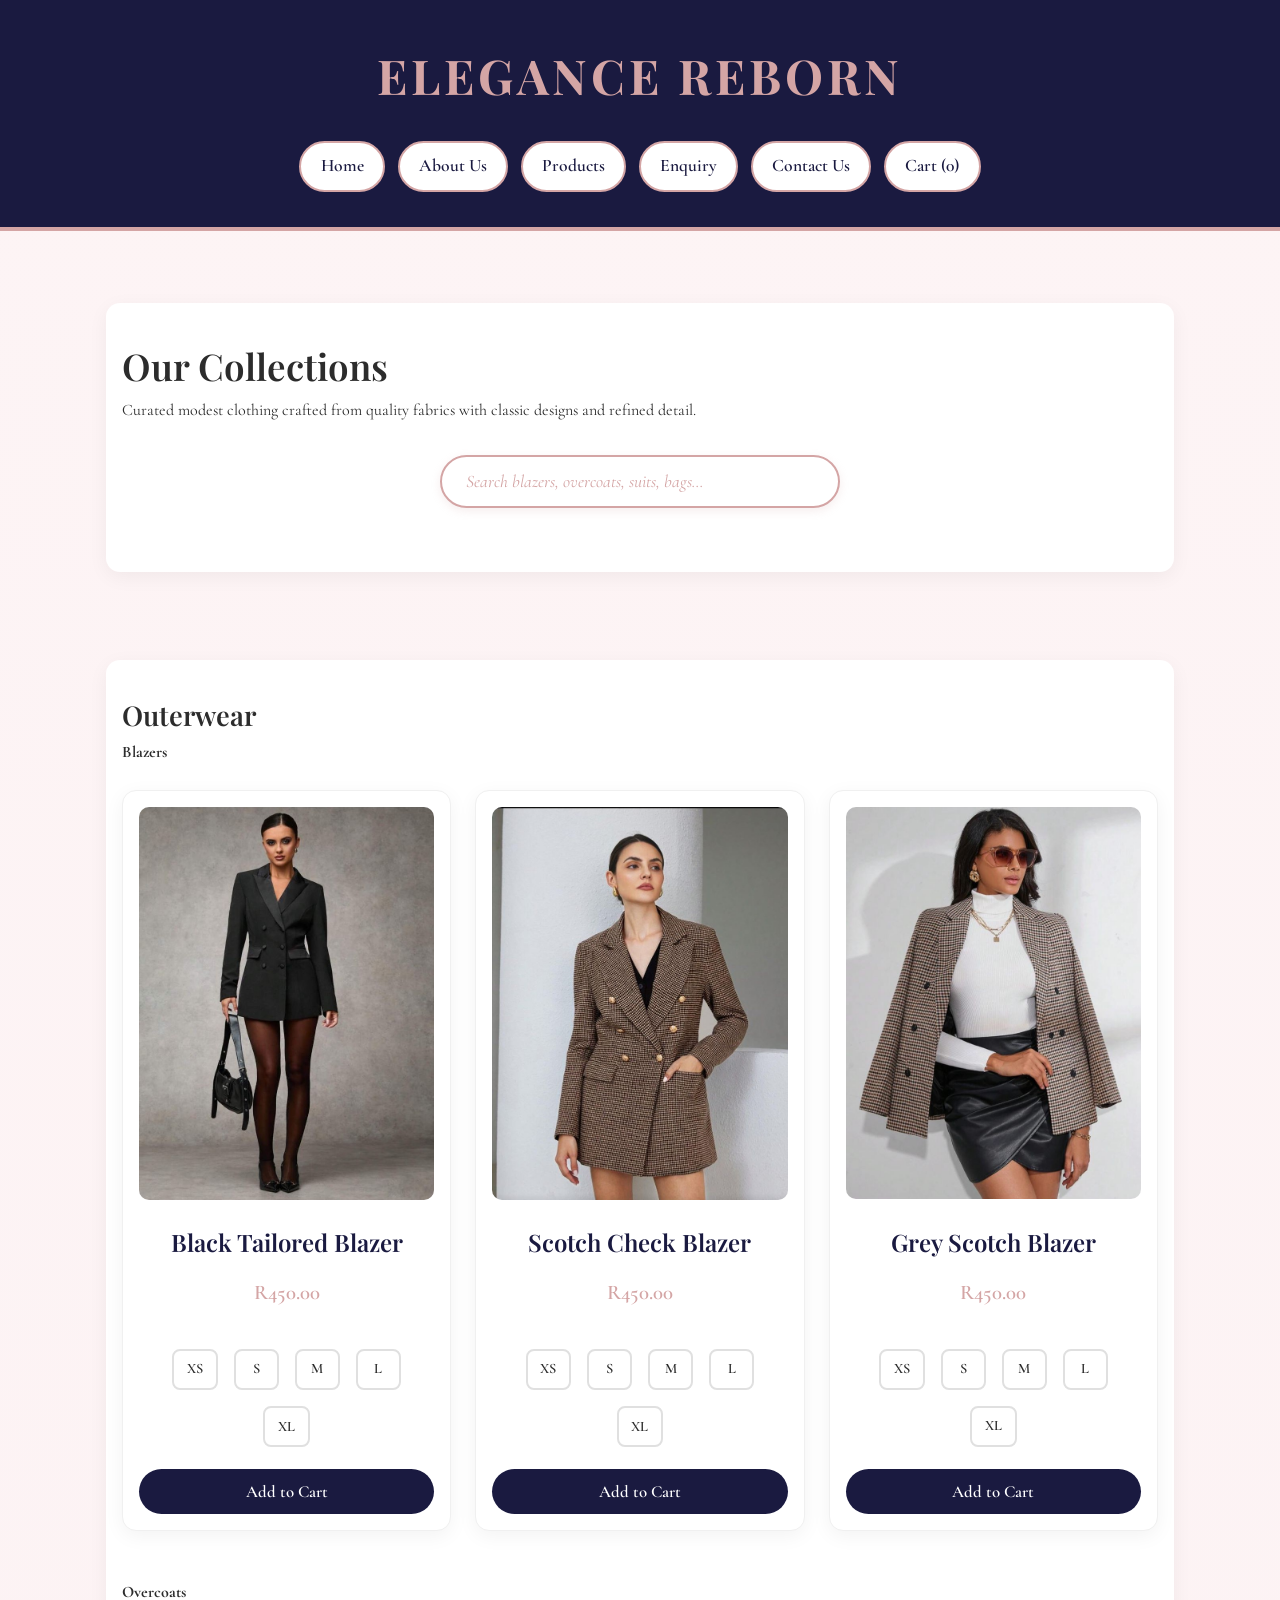
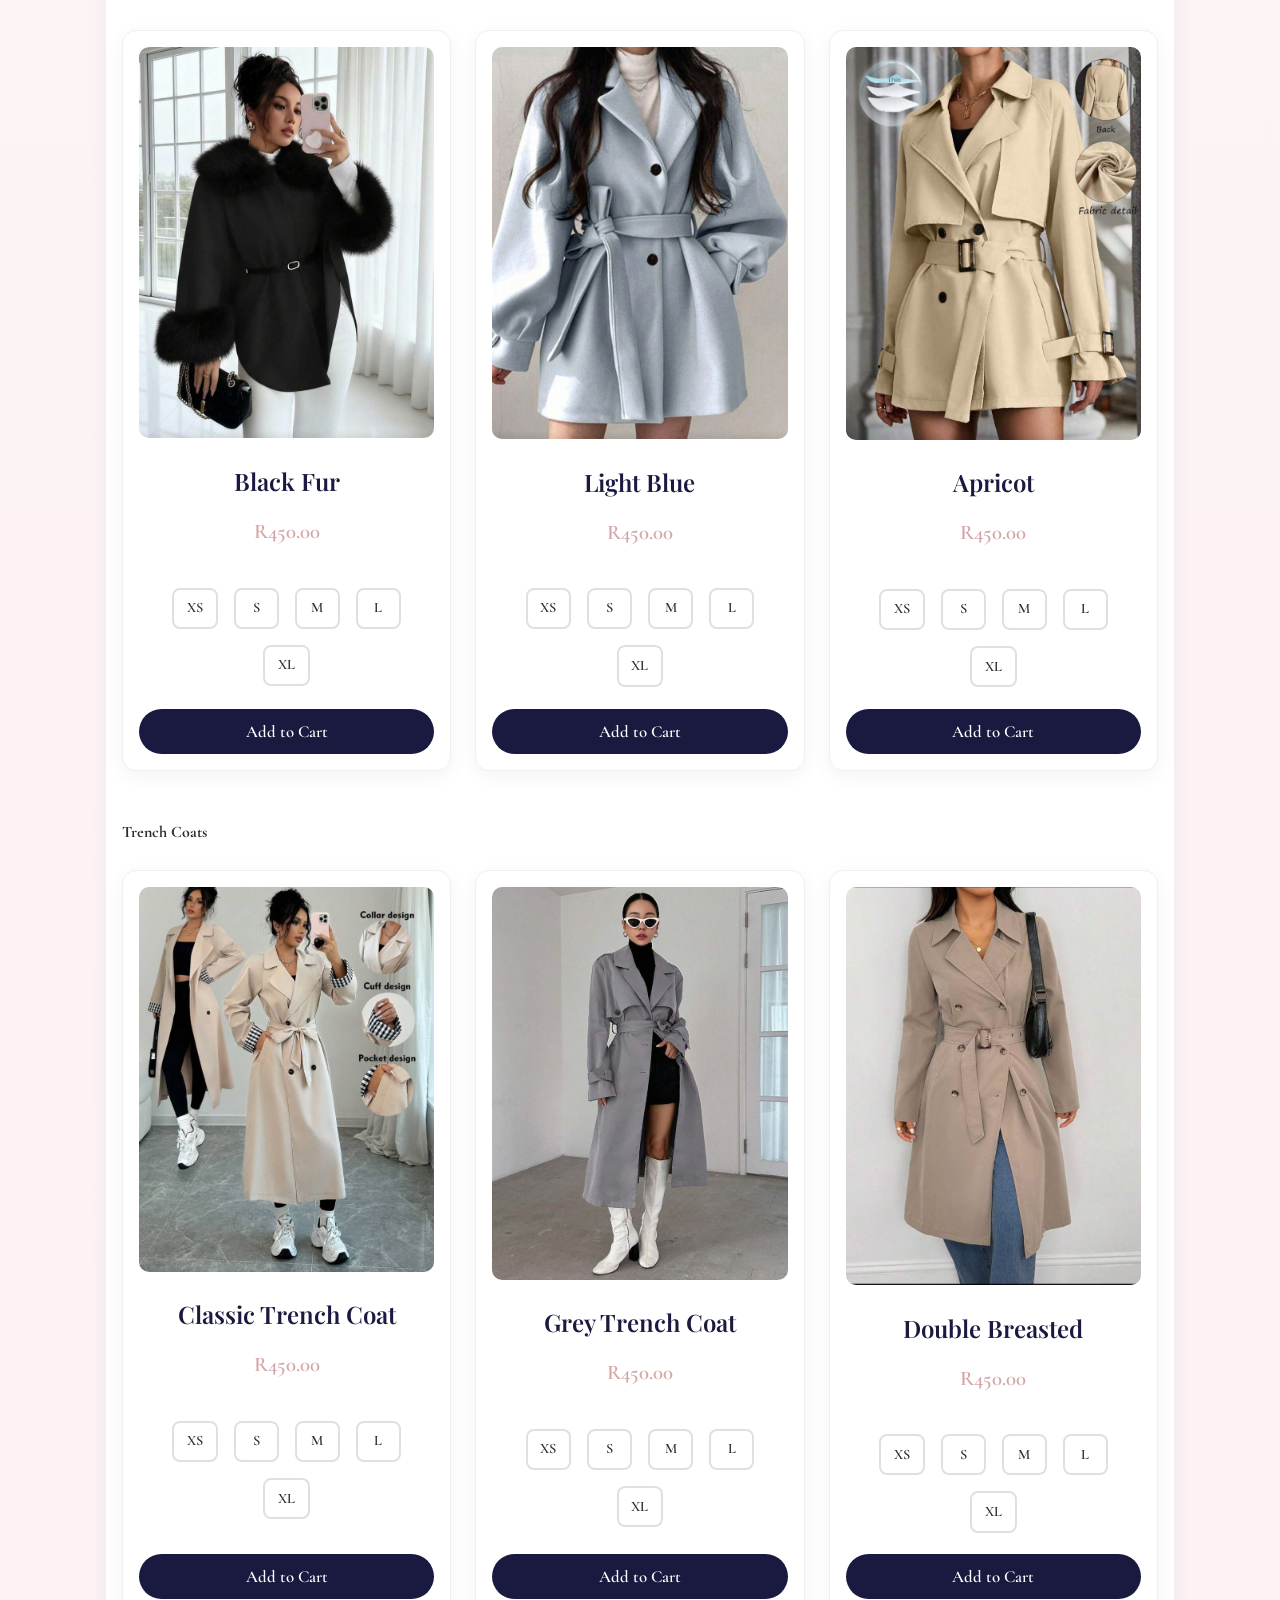
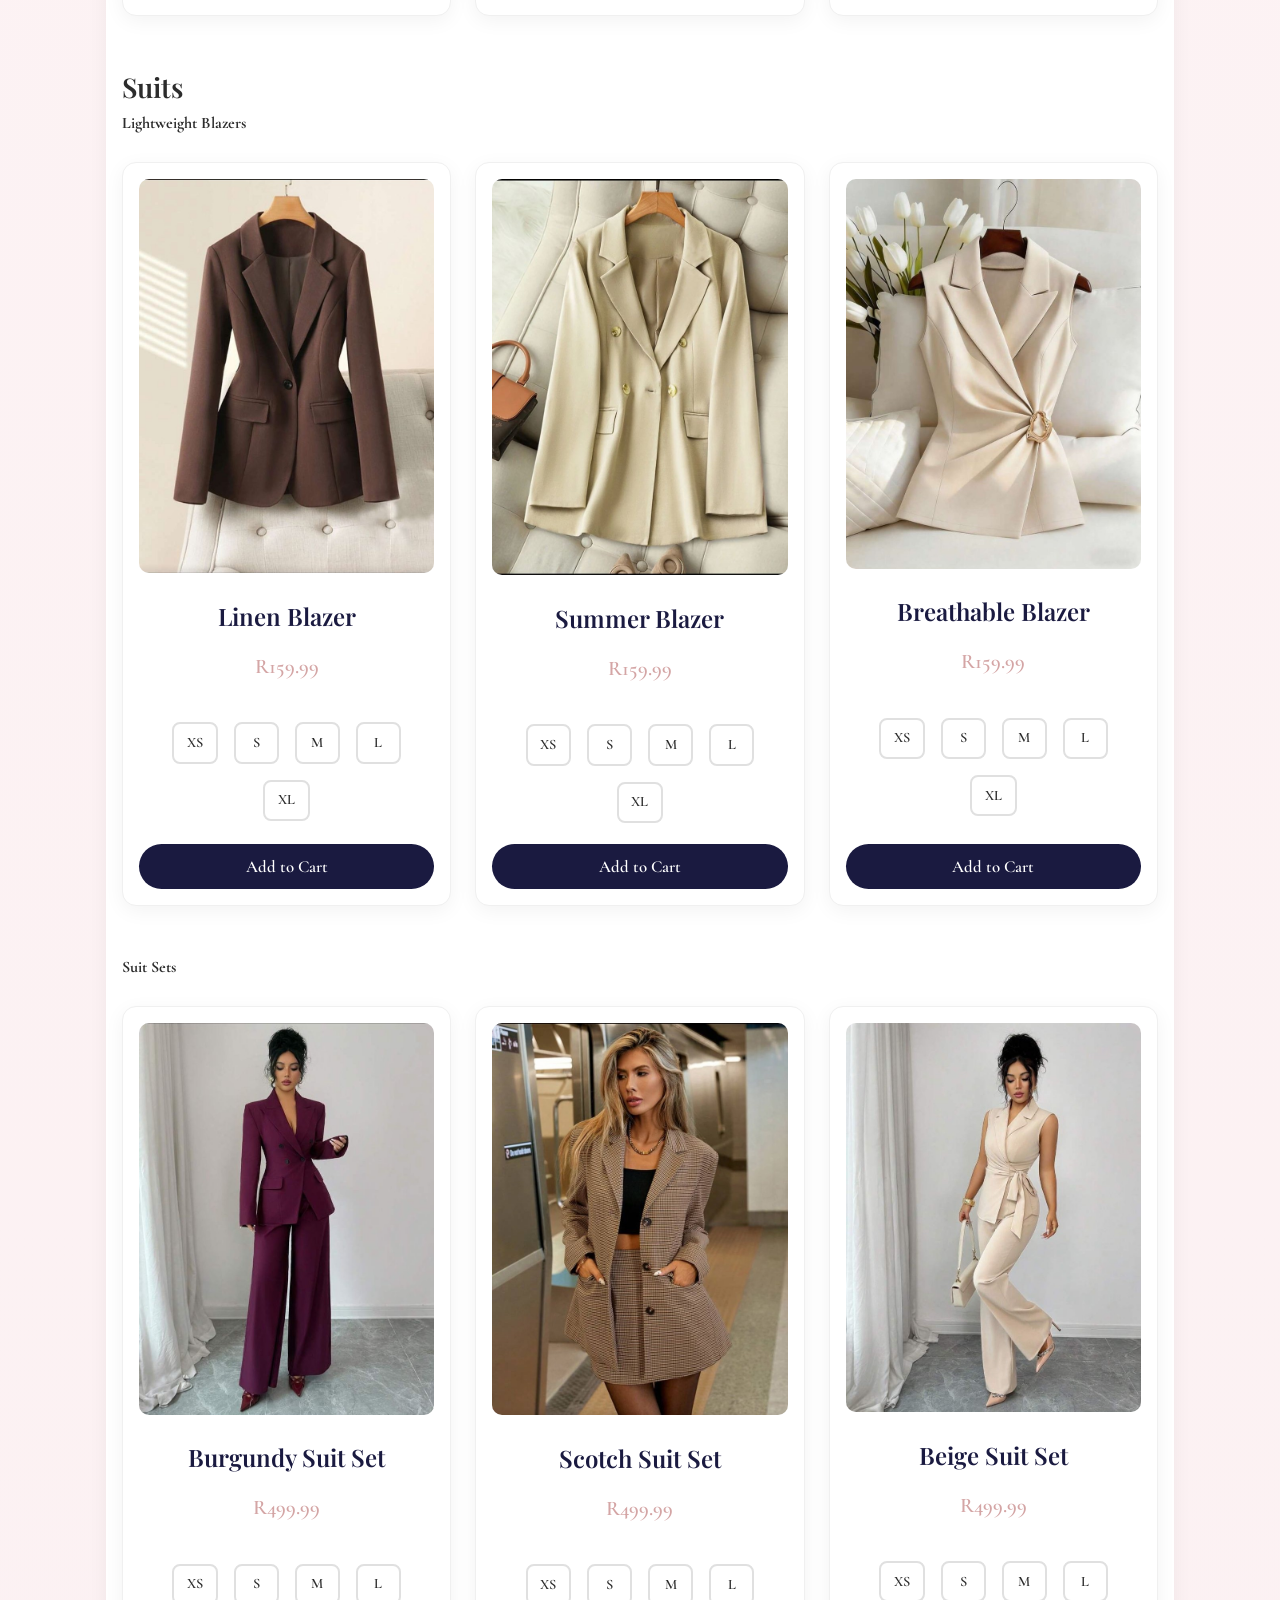
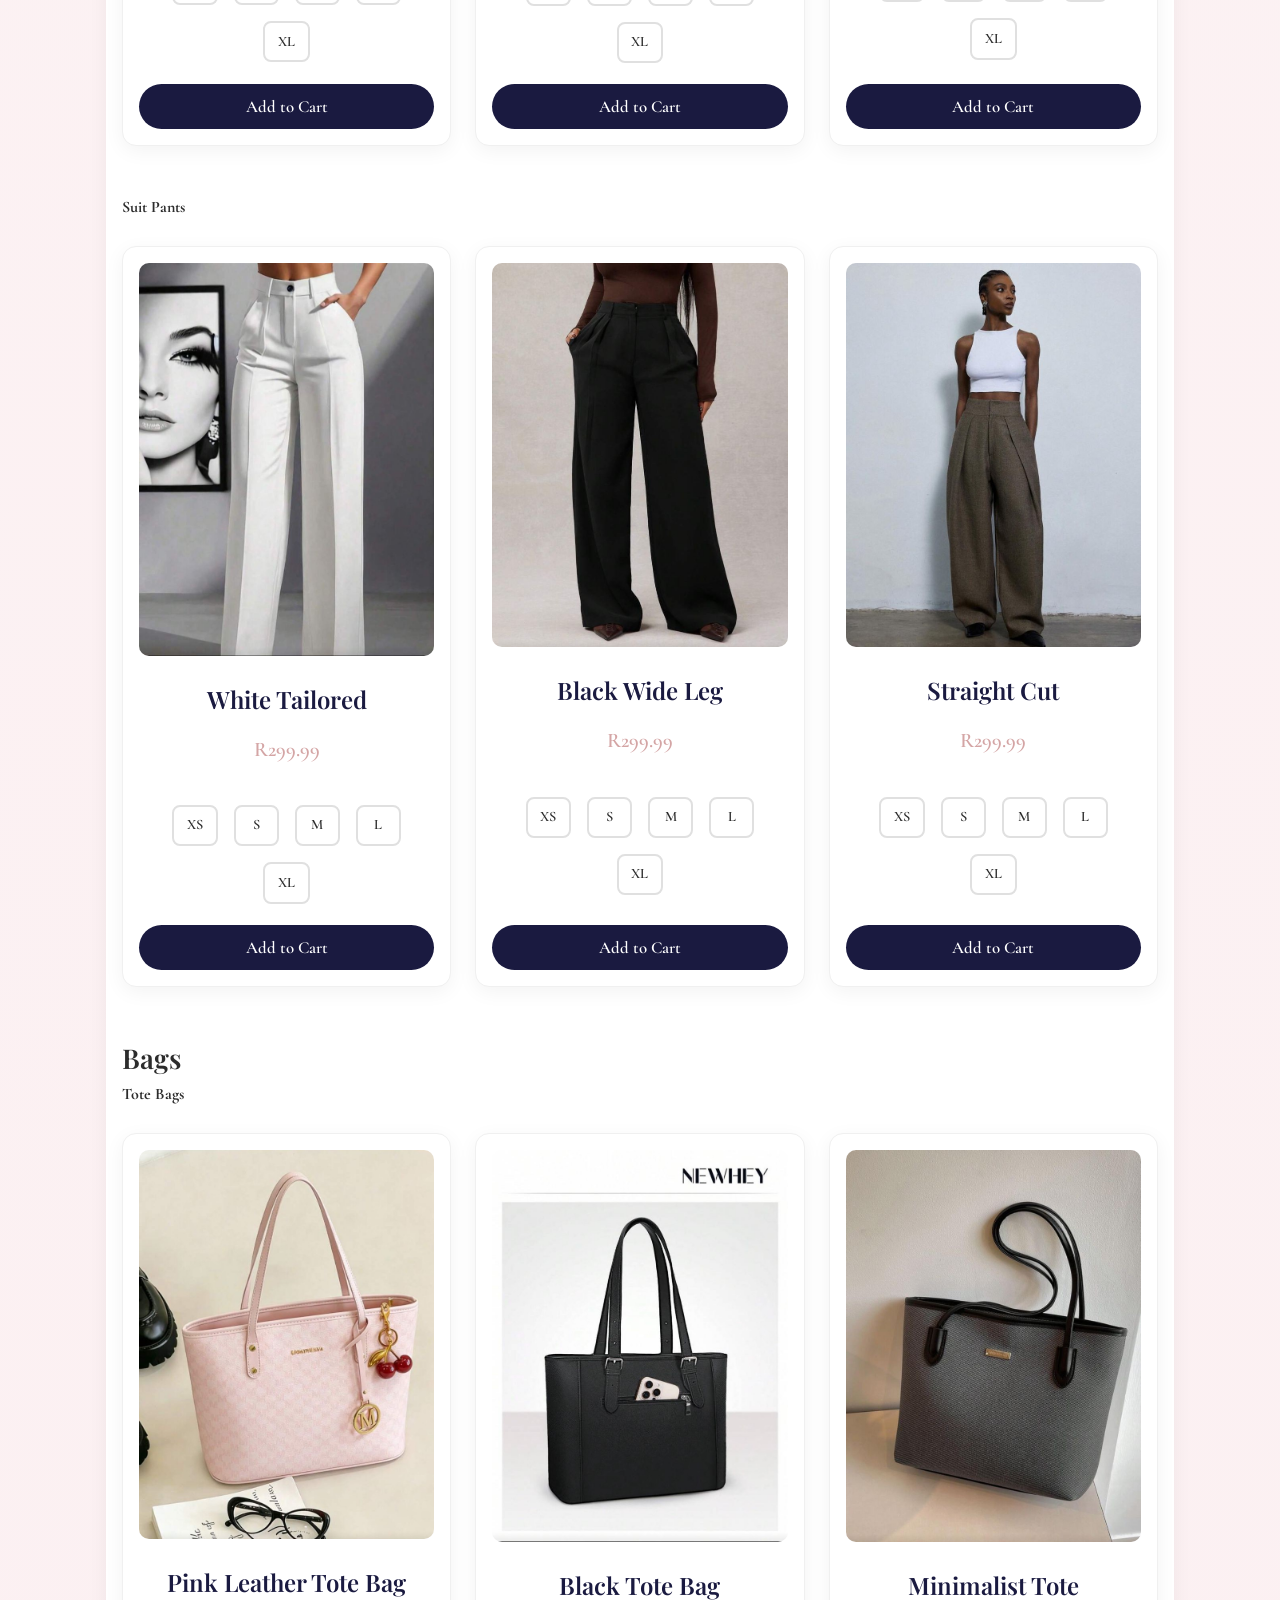
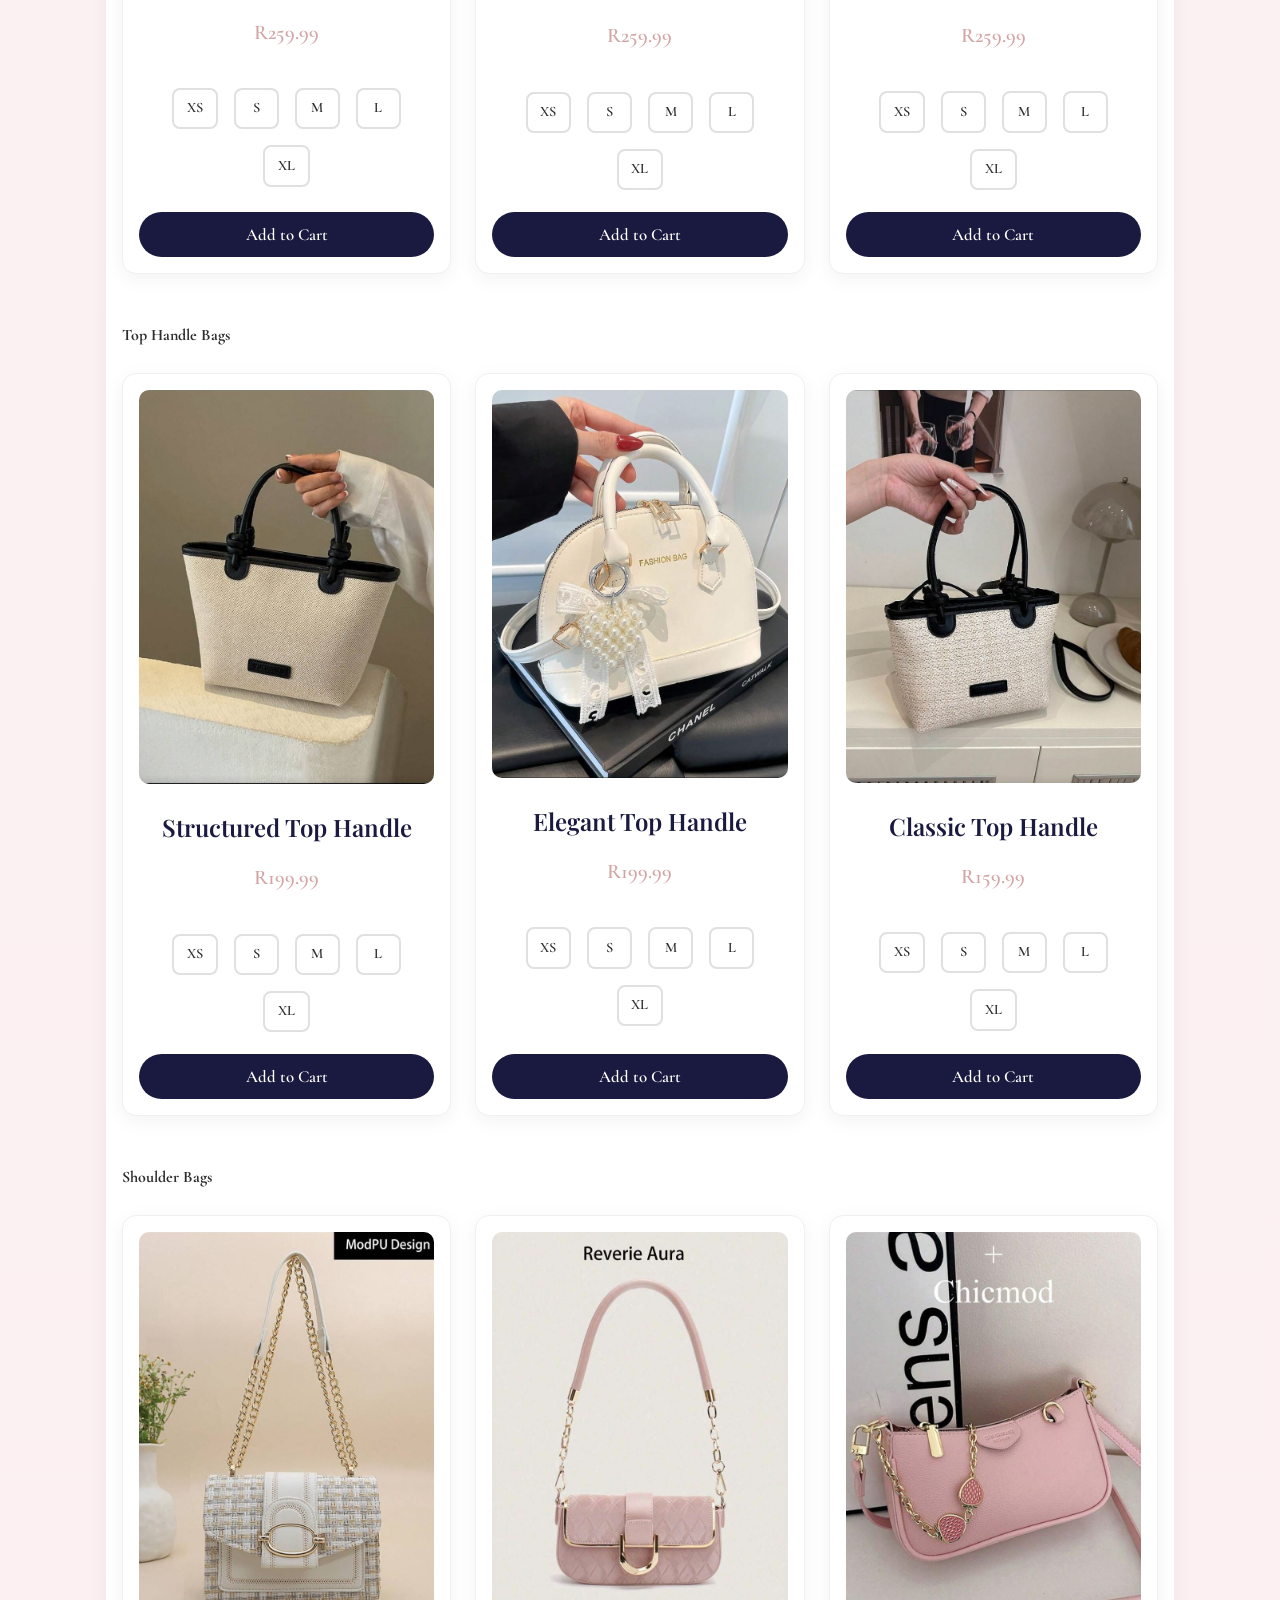
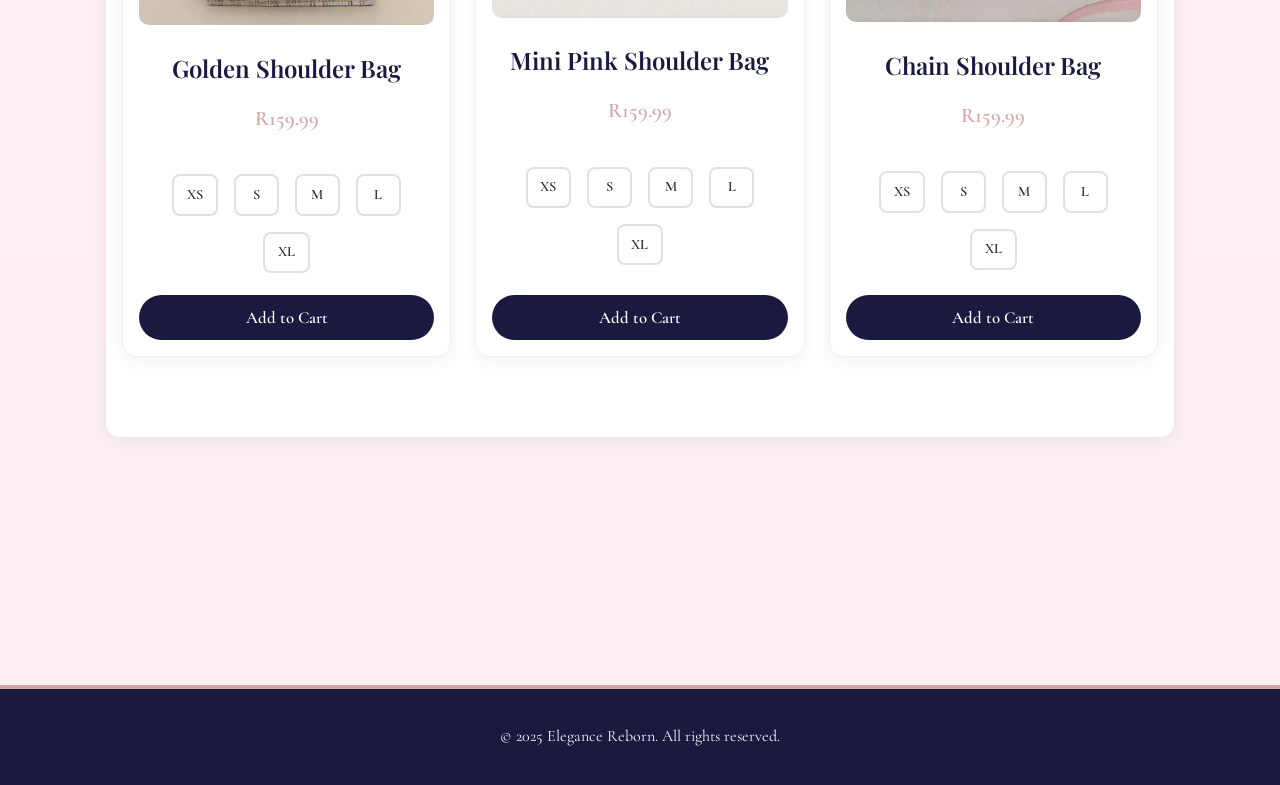
<file: ELEGANCE REBORN/products.html>
<!DOCTYPE html>
<html lang="en">
<head>
    <meta charset="UTF-8">
    <meta name="viewport" content="width=device-width, initial-scale=1.0">
    <title>Products - Elegance Reborn</title>
    <link href="https://fonts.googleapis.com/css2?family=Playfair+Display:wght@400;700&family=Cormorant+Garamond:wght@400;600;700&display=swap" rel="stylesheet">
    <link rel="stylesheet" href="css/styles.css">
</head>
<body>
    <header>
        <nav>
            <h1>ELEGANCE REBORN</h1>
            <p>
                <a href="index.html">Home</a>
                <a href="about.html">About Us</a>
                <a href="products.html">Products</a>
                <a href="enquiry.html">Enquiry</a>
                <a href="contact.html">Contact Us</a>
                <a href="cart.html">Cart (<span id="cartCount">0</span>)</a>
            </p>
        </nav>
    </header>

    <main>
        <section>
            <h2>Our Collections</h2>
            <p>Curated modest clothing crafted from quality fabrics with classic designs and refined detail.</p>
            <input type="text" id="searchBox" placeholder="Search blazers, overcoats, suits, bags...">
        </section>

        <section>
            <h3>Outerwear</h3>

            <h4>Blazers</h4>
            <div class="products-grid">
              <div class="product-card" data-name="Black Tailored Blazer">
                <img src="images/blazer1.jpeg" alt="Black Tailored Blazer">
                <h3>Black Tailored Blazer</h3>
                <p class="price">R450.00</p>
                <div class="sizes">
                  <input type="radio" id="p1-xs" name="p1" value="XS" required><label for="p1-xs">XS</label>
                  <input type="radio" id="p1-s" name="p1" value="S"><label for="p1-s">S</label>
                  <input type="radio" id="p1-m" name="p1" value="M"><label for="p1-m">M</label>
                  <input type="radio" id="p1-l" name="p1" value="L"><label for="p1-l">L</label>
                  <input type="radio" id="p1-xl" name="p1" value="XL"><label for="p1-xl">XL</label>
                </div>
                <button class="add-to-cart-btn" data-name="Black Tailored Blazer" data-price="450">Add to Cart</button>
              </div>
              
              <div class="product-card" data-name="Scotch Check Blazer">
                <img src="images/blazer3.jpeg" alt="Scotch Check Blazer">
                <h3>Scotch Check Blazer</h3>
                <p class="price">R450.00</p>
                <div class="sizes">
                  <input type="radio" id="p2-xs" name="p2" value="XS" required><label for="p2-xs">XS</label>
                  <input type="radio" id="p2-s" name="p2" value="S"><label for="p2-s">S</label>
                  <input type="radio" id="p2-m" name="p2" value="M"><label for="p2-m">M</label>
                  <input type="radio" id="p2-l" name="p2" value="L"><label for="p2-l">L</label>
                  <input type="radio" id="p2-xl" name="p2" value="XL"><label for="p2-xl">XL</label>
                </div>
                <button class="add-to-cart-btn" data-name="Scotch Check Blazer" data-price="450">Add to Cart</button>
              </div>
              
              <div class="product-card" data-name="Grey Scotch Blazer">
                <img src="images/blazer4.jpeg" alt="Grey Scotch Blazer">
                <h3>Grey Scotch Blazer</h3>
                <p class="price">R450.00</p>
                <div class="sizes">
                  <input type="radio" id="p3-xs" name="p3" value="XS" required><label for="p3-xs">XS</label>
                  <input type="radio" id="p3-s" name="p3" value="S"><label for="p3-s">S</label>
                  <input type="radio" id="p3-m" name="p3" value="M"><label for="p3-m">M</label>
                  <input type="radio" id="p3-l" name="p3" value="L"><label for="p3-l">L</label>
                  <input type="radio" id="p3-xl" name="p3" value="XL"><label for="p3-xl">XL</label>
                </div>
                <button class="add-to-cart-btn" data-name="Grey Scotch Blazer" data-price="450">Add to Cart</button>
              </div>
            </div>

            <h4>Overcoats</h4>
            <div class="products-grid">
              <div class="product-card" data-name="Black Fur Overcoat">
                <img src="images/over-coat1.jpeg" alt="Black Fur">
                <h3>Black Fur</h3>
                <p class="price">R450.00</p>
                <div class="sizes">
                  <input type="radio" id="p4-xs" name="p4" value="XS" required><label for="p4-xs">XS</label>
                  <input type="radio" id="p4-s" name="p4" value="S"><label for="p4-s">S</label>
                  <input type="radio" id="p4-m" name="p4" value="M"><label for="p4-m">M</label>
                  <input type="radio" id="p4-l" name="p4" value="L"><label for="p4-l">L</label>
                  <input type="radio" id="p4-xl" name="p4" value="XL"><label for="p4-xl">XL</label>
                </div>
                <button class="add-to-cart-btn" data-name="Black Fur Overcoat" data-price="450">Add to Cart</button>
              </div>
              
              <div class="product-card" data-name="Light Blue Overcoat">
                <img src="images/over-coat2.jpeg" alt="Light Blue">
                <h3>Light Blue</h3>
                <p class="price">R450.00</p>
                <div class="sizes">
                  <input type="radio" id="p5-xs" name="p5" value="XS" required><label for="p5-xs">XS</label>
                  <input type="radio" id="p5-s" name="p5" value="S"><label for="p5-s">S</label>
                  <input type="radio" id="p5-m" name="p5" value="M"><label for="p5-m">M</label>
                  <input type="radio" id="p5-l" name="p5" value="L"><label for="p5-l">L</label>
                  <input type="radio" id="p5-xl" name="p5" value="XL"><label for="p5-xl">XL</label>
                </div>
                <button class="add-to-cart-btn" data-name="Light Blue Overcoat" data-price="450">Add to Cart</button>
              </div>
              
              <div class="product-card" data-name="Apricot Overcoat">
                <img src="images/over-coat3.jpeg" alt="Apricot">
                <h3>Apricot</h3>
                <p class="price">R450.00</p>
                <div class="sizes">
                  <input type="radio" id="p6-xs" name="p6" value="XS" required><label for="p6-xs">XS</label>
                  <input type="radio" id="p6-s" name="p6" value="S"><label for="p6-s">S</label>
                  <input type="radio" id="p6-m" name="p6" value="M"><label for="p6-m">M</label>
                  <input type="radio" id="p6-l" name="p6" value="L"><label for="p6-l">L</label>
                  <input type="radio" id="p6-xl" name="p6" value="XL"><label for="p6-xl">XL</label>
                </div>
                <button class="add-to-cart-btn" data-name="Apricot Overcoat" data-price="450">Add to Cart</button>
              </div>
            </div>

            <h4>Trench Coats</h4>
            <div class="products-grid">
              <div class="product-card" data-name="Classic Trench Coat">
                <img src="images/trench-coat1.jpeg" alt="Classic Trench Coat">
                <h3>Classic Trench Coat</h3>
                <p class="price">R450.00</p>
                <div class="sizes">
                  <input type="radio" id="p7-xs" name="p7" value="XS" required><label for="p7-xs">XS</label>
                  <input type="radio" id="p7-s" name="p7" value="S"><label for="p7-s">S</label>
                  <input type="radio" id="p7-m" name="p7" value="M"><label for="p7-m">M</label>
                  <input type="radio" id="p7-l" name="p7" value="L"><label for="p7-l">L</label>
                  <input type="radio" id="p7-xl" name="p7" value="XL"><label for="p7-xl">XL</label>
                </div>
                <button class="add-to-cart-btn" data-name="Classic Trench Coat" data-price="450">Add to Cart</button>
              </div>
              
              <div class="product-card" data-name="Grey Trench Coat">
                <img src="images/trench-coat3.jpeg" alt="Grey Trench Coat">
                <h3>Grey Trench Coat</h3>
                <p class="price">R450.00</p>
                <div class="sizes">
                  <input type="radio" id="p8-xs" name="p8" value="XS" required><label for="p8-xs">XS</label>
                  <input type="radio" id="p8-s" name="p8" value="S"><label for="p8-s">S</label>
                  <input type="radio" id="p8-m" name="p8" value="M"><label for="p8-m">M</label>
                  <input type="radio" id="p8-l" name="p8" value="L"><label for="p8-l">L</label>
                  <input type="radio" id="p8-xl" name="p8" value="XL"><label for="p8-xl">XL</label>
                </div>
                <button class="add-to-cart-btn" data-name="Grey Trench Coat" data-price="450">Add to Cart</button>
              </div>
              
              <div class="product-card" data-name="Double Breasted Trench">
                <img src="images/trench-coat2.jpeg" alt="Double Breasted">
                <h3>Double Breasted</h3>
                <p class="price">R450.00</p>
                <div class="sizes">
                  <input type="radio" id="p9-xs" name="p9" value="XS" required><label for="p9-xs">XS</label>
                  <input type="radio" id="p9-s" name="p9" value="S"><label for="p9-s">S</label>
                  <input type="radio" id="p9-m" name="p9" value="M"><label for="p9-m">M</label>
                  <input type="radio" id="p9-l" name="p9" value="L"><label for="p9-l">L</label>
                  <input type="radio" id="p9-xl" name="p9" value="XL"><label for="p9-xl">XL</label>
                </div>
                <button class="add-to-cart-btn" data-name="Double Breasted Trench" data-price="450">Add to Cart</button>
              </div>
            </div>

            <h3>Suits</h3>

            <h4>Lightweight Blazers</h4>
            <div class="products-grid">
              <div class="product-card" data-name="Linen Blazer">
                <img src="images/light-weight1.jpeg" alt="Linen Blazer">
                <h3>Linen Blazer</h3>
                <p class="price">R159.99</p>
                <div class="sizes">
                  <input type="radio" id="p10-xs" name="p10" value="XS" required><label for="p10-xs">XS</label>
                  <input type="radio" id="p10-s" name="p10" value="S"><label for="p10-s">S</label>
                  <input type="radio" id="p10-m" name="p10" value="M"><label for="p10-m">M</label>
                  <input type="radio" id="p10-l" name="p10" value="L"><label for="p10-l">L</label>
                  <input type="radio" id="p10-xl" name="p10" value="XL"><label for="p10-xl">XL</label>
                </div>
                <button class="add-to-cart-btn" data-name="Linen Blazer" data-price="159.99">Add to Cart</button>
              </div>
              
              <div class="product-card" data-name="Summer Blazer">
                <img src="images/light-weight2.jpeg" alt="Summer Blazer">
                <h3>Summer Blazer</h3>
                <p class="price">R159.99</p>
                <div class="sizes">
                  <input type="radio" id="p11-xs" name="p11" value="XS" required><label for="p11-xs">XS</label>
                  <input type="radio" id="p11-s" name="p11" value="S"><label for="p11-s">S</label>
                  <input type="radio" id="p11-m" name="p11" value="M"><label for="p11-m">M</label>
                  <input type="radio" id="p11-l" name="p11" value="L"><label for="p11-l">L</label>
                  <input type="radio" id="p11-xl" name="p11" value="XL"><label for="p11-xl">XL</label>
                </div>
                <button class="add-to-cart-btn" data-name="Summer Blazer" data-price="159.99">Add to Cart</button>
              </div>
              
              <div class="product-card" data-name="Breathable Blazer">
                <img src="images/light-weight3.jpeg" alt="Breathable Blazer">
                <h3>Breathable Blazer</h3>
                <p class="price">R159.99</p>
                <div class="sizes">
                  <input type="radio" id="p12-xs" name="p12" value="XS" required><label for="p12-xs">XS</label>
                  <input type="radio" id="p12-s" name="p12" value="S"><label for="p12-s">S</label>
                  <input type="radio" id="p12-m" name="p12" value="M"><label for="p12-m">M</label>
                  <input type="radio" id="p12-l" name="p12" value="L"><label for="p12-l">L</label>
                  <input type="radio" id="p12-xl" name="p12" value="XL"><label for="p12-xl">XL</label>
                </div>
                <button class="add-to-cart-btn" data-name="Breathable Blazer" data-price="159.99">Add to Cart</button>
              </div>
            </div>

            <h4>Suit Sets</h4>
            <div class="products-grid">
              <div class="product-card" data-name="Burgundy Suit Set">
                <img src="images/suit1.jpeg" alt="Burgundy Suit Set">
                <h3>Burgundy Suit Set</h3>
                <p class="price">R499.99</p>
                <div class="sizes">
                  <input type="radio" id="p13-xs" name="p13" value="XS" required><label for="p13-xs">XS</label>
                  <input type="radio" id="p13-s" name="p13" value="S"><label for="p13-s">S</label>
                  <input type="radio" id="p13-m" name="p13" value="M"><label for="p13-m">M</label>
                  <input type="radio" id="p13-l" name="p13" value="L"><label for="p13-l">L</label>
                  <input type="radio" id="p13-xl" name="p13" value="XL"><label for="p13-xl">XL</label>
                </div>
                <button class="add-to-cart-btn" data-name="Burgundy Suit Set" data-price="499.99">Add to Cart</button>
              </div>
              
              <div class="product-card" data-name="Scotch Suit Set">
                <img src="images/suit2.jpeg" alt="Scotch Suit Set">
                <h3>Scotch Suit Set</h3>
                <p class="price">R499.99</p>
                <div class="sizes">
                  <input type="radio" id="p14-xs" name="p14" value="XS" required><label for="p14-xs">XS</label>
                  <input type="radio" id="p14-s" name="p14" value="S"><label for="p14-s">S</label>
                  <input type="radio" id="p14-m" name="p14" value="M"><label for="p14-m">M</label>
                  <input type="radio" id="p14-l" name="p14" value="L"><label for="p14-l">L</label>
                  <input type="radio" id="p14-xl" name="p14" value="XL"><label for="p14-xl">XL</label>
                </div>
                <button class="add-to-cart-btn" data-name="Scotch Suit Set" data-price="499.99">Add to Cart</button>
              </div>
              
              <div class="product-card" data-name="Beige Suit Set">
                <img src="images/suit3.jpeg" alt="Beige Suit Set">
                <h3>Beige Suit Set</h3>
                <p class="price">R499.99</p>
                <div class="sizes">
                  <input type="radio" id="p15-xs" name="p15" value="XS" required><label for="p15-xs">XS</label>
                  <input type="radio" id="p15-s" name="p15" value="S"><label for="p15-s">S</label>
                  <input type="radio" id="p15-m" name="p15" value="M"><label for="p15-m">M</label>
                  <input type="radio" id="p15-l" name="p15" value="L"><label for="p15-l">L</label>
                  <input type="radio" id="p15-xl" name="p15" value="XL"><label for="p15-xl">XL</label>
                </div>
                <button class="add-to-cart-btn" data-name="Beige Suit Set" data-price="499.99">Add to Cart</button>
              </div>
            </div>

            <h4>Suit Pants</h4>
            <div class="products-grid">
              <div class="product-card" data-name="White Tailored Pants">
                <img src="images/pants1.jpeg" alt="White Tailored">
                <h3>White Tailored</h3>
                <p class="price">R299.99</p>
                <div class="sizes">
                  <input type="radio" id="p16-xs" name="p16" value="XS" required><label for="p16-xs">XS</label>
                  <input type="radio" id="p16-s" name="p16" value="S"><label for="p16-s">S</label>
                  <input type="radio" id="p16-m" name="p16" value="M"><label for="p16-m">M</label>
                  <input type="radio" id="p16-l" name="p16" value="L"><label for="p16-l">L</label>
                  <input type="radio" id="p16-xl" name="p16" value="XL"><label for="p16-xl">XL</label>
                </div>
                <button class="add-to-cart-btn" data-name="White Tailored Pants" data-price="299.99">Add to Cart</button>
              </div>
              
              <div class="product-card" data-name="Black Wide Leg Pants">
                <img src="images/pants2.jpeg" alt="Black Wide Leg">
                <h3>Black Wide Leg</h3>
                <p class="price">R299.99</p>
                <div class="sizes">
                  <input type="radio" id="p17-xs" name="p17" value="XS" required><label for="p17-xs">XS</label>
                  <input type="radio" id="p17-s" name="p17" value="S"><label for="p17-s">S</label>
                  <input type="radio" id="p17-m" name="p17" value="M"><label for="p17-m">M</label>
                  <input type="radio" id="p17-l" name="p17" value="L"><label for="p17-l">L</label>
                  <input type="radio" id="p17-xl" name="p17" value="XL"><label for="p17-xl">XL</label>
                </div>
                <button class="add-to-cart-btn" data-name="Black Wide Leg Pants" data-price="299.99">Add to Cart</button>
              </div>
              
              <div class="product-card" data-name="Straight Cut Pants">
                <img src="images/pants3.jpeg" alt="Straight Cut">
                <h3>Straight Cut</h3>
                <p class="price">R299.99</p>
                <div class="sizes">
                  <input type="radio" id="p18-xs" name="p18" value="XS" required><label for="p18-xs">XS</label>
                  <input type="radio" id="p18-s" name="p18" value="S"><label for="p18-s">S</label>
                  <input type="radio" id="p18-m" name="p18" value="M"><label for="p18-m">M</label>
                  <input type="radio" id="p18-l" name="p18" value="L"><label for="p18-l">L</label>
                  <input type="radio" id="p18-xl" name="p18" value="XL"><label for="p18-xl">XL</label>
                </div>
                <button class="add-to-cart-btn" data-name="Straight Cut Pants" data-price="299.99">Add to Cart</button>
              </div>
            </div>

            <h3>Bags</h3>

            <h4>Tote Bags</h4>
            <div class="products-grid">
              <div class="product-card" data-name="Pink Leather Tote Bag">
                <img src="images/tote-bag1.jpeg" alt="Pink Leather Tote Bag">
                <h3>Pink Leather Tote Bag</h3>
                <p class="price">R259.99</p>
                <div class="sizes">
                  <input type="radio" id="p19-xs" name="p19" value="XS" required><label for="p19-xs">XS</label>
                  <input type="radio" id="p19-s" name="p19" value="S"><label for="p19-s">S</label>
                  <input type="radio" id="p19-m" name="p19" value="M"><label for="p19-m">M</label>
                  <input type="radio" id="p19-l" name="p19" value="L"><label for="p19-l">L</label>
                  <input type="radio" id="p19-xl" name="p19" value="XL"><label for="p19-xl">XL</label>
                </div>
                <button class="add-to-cart-btn" data-name="Pink Leather Tote Bag" data-price="259.99">Add to Cart</button>
              </div>
              
              <div class="product-card" data-name="Black Tote Bag">
                <img src="images/tote-bag2.jpeg" alt="Black Tote Bag">
                <h3>Black Tote Bag</h3>
                <p class="price">R259.99</p>
                <div class="sizes">
                  <input type="radio" id="p20-xs" name="p20" value="XS" required><label for="p20-xs">XS</label>
                  <input type="radio" id="p20-s" name="p20" value="S"><label for="p20-s">S</label>
                  <input type="radio" id="p20-m" name="p20" value="M"><label for="p20-m">M</label>
                  <input type="radio" id="p20-l" name="p20" value="L"><label for="p20-l">L</label>
                  <input type="radio" id="p20-xl" name="p20" value="XL"><label for="p20-xl">XL</label>
                </div>
                <button class="add-to-cart-btn" data-name="Black Tote Bag" data-price="259.99">Add to Cart</button>
              </div>
              
              <div class="product-card" data-name="Minimalist Tote">
                <img src="images/tote-bag3.jpeg" alt="Minimalist Tote">
                <h3>Minimalist Tote</h3>
                <p class="price">R259.99</p>
                <div class="sizes">
                  <input type="radio" id="p21-xs" name="p21" value="XS" required><label for="p21-xs">XS</label>
                  <input type="radio" id="p21-s" name="p21" value="S"><label for="p21-s">S</label>
                  <input type="radio" id="p21-m" name="p21" value="M"><label for="p21-m">M</label>
                  <input type="radio" id="p21-l" name="p21" value="L"><label for="p21-l">L</label>
                  <input type="radio" id="p21-xl" name="p21" value="XL"><label for="p21-xl">XL</label>
                </div>
                <button class="add-to-cart-btn" data-name="Minimalist Tote" data-price="259.99">Add to Cart</button>
              </div>
            </div>

            <h4>Top Handle Bags</h4>
            <div class="products-grid">
              <div class="product-card" data-name="Structured Top Handle">
                <img src="images/top-handle2.jpeg" alt="Structured Top Handle">
                <h3>Structured Top Handle</h3>
                <p class="price">R199.99</p>
                <div class="sizes">
                  <input type="radio" id="p22-xs" name="p22" value="XS" required><label for="p22-xs">XS</label>
                  <input type="radio" id="p22-s" name="p22" value="S"><label for="p22-s">S</label>
                  <input type="radio" id="p22-m" name="p22" value="M"><label for="p22-m">M</label>
                  <input type="radio" id="p22-l" name="p22" value="L"><label for="p22-l">L</label>
                  <input type="radio" id="p22-xl" name="p22" value="XL"><label for="p22-xl">XL</label>
                </div>
                <button class="add-to-cart-btn" data-name="Structured Top Handle" data-price="199.99">Add to Cart</button>
              </div>
              
              <div class="product-card" data-name="Elegant Top Handle">
                <img src="images/top-handle1.jpeg" alt="Elegant Top Handle">
                <h3>Elegant Top Handle</h3>
                <p class="price">R199.99</p>
                <div class="sizes">
                  <input type="radio" id="p23-xs" name="p23" value="XS" required><label for="p23-xs">XS</label>
                  <input type="radio" id="p23-s" name="p23" value="S"><label for="p23-s">S</label>
                  <input type="radio" id="p23-m" name="p23" value="M"><label for="p23-m">M</label>
                  <input type="radio" id="p23-l" name="p23" value="L"><label for="p23-l">L</label>
                  <input type="radio" id="p23-xl" name="p23" value="XL"><label for="p23-xl">XL</label>
                </div>
                <button class="add-to-cart-btn" data-name="Elegant Top Handle" data-price="199.99">Add to Cart</button>
              </div>
              
              <div class="product-card" data-name="Classic Top Handle">
                <img src="images/top-handle3.jpeg" alt="Classic Top Handle">
                <h3>Classic Top Handle</h3>
                <p class="price">R159.99</p>
                <div class="sizes">
                  <input type="radio" id="p24-xs" name="p24" value="XS" required><label for="p24-xs">XS</label>
                  <input type="radio" id="p24-s" name="p24" value="S"><label for="p24-s">S</label>
                  <input type="radio" id="p24-m" name="p24" value="M"><label for="p24-m">M</label>
                  <input type="radio" id="p24-l" name="p24" value="L"><label for="p24-l">L</label>
                  <input type="radio" id="p24-xl" name="p24" value="XL"><label for="p24-xl">XL</label>
                </div>
                <button class="add-to-cart-btn" data-name="Classic Top Handle" data-price="159.99">Add to Cart</button>
              </div>
            </div>

            <h4>Shoulder Bags</h4>
            <div class="products-grid">
              <div class="product-card" data-name="Golden Shoulder Bag">
                <img src="images/shoulder-bag1.jpeg" alt="Golden Shoulder Bag">
                <h3>Golden Shoulder Bag</h3>
                <p class="price">R159.99</p>
                <div class="sizes">
                  <input type="radio" id="p25-xs" name="p25" value="XS" required><label for="p25-xs">XS</label>
                  <input type="radio" id="p25-s" name="p25" value="S"><label for="p25-s">S</label>
                  <input type="radio" id="p25-m" name="p25" value="M"><label for="p25-m">M</label>
                  <input type="radio" id="p25-l" name="p25-l" value="L"><label for="p25-l">L</label>
                  <input type="radio" id="p25-xl" name="p25" value="XL"><label for="p25-xl">XL</label>
                </div>
                <button class="add-to-cart-btn" data-name="Golden Shoulder Bag" data-price="159.99">Add to Cart</button>
              </div>
              
              <div class="product-card" data-name="Mini Pink Shoulder Bag">
                <img src="images/shoulder-bag2.jpeg" alt="Mini Pink Shoulder Bag">
                <h3>Mini Pink Shoulder Bag</h3>
                <p class="price">R159.99</p>
                <div class="sizes">
                  <input type="radio" id="p26-xs" name="p26" value="XS" required><label for="p26-xs">XS</label>
                  <input type="radio" id="p26-s" name="p26" value="S"><label for="p26-s">S</label>
                  <input type="radio" id="p26-m" name="p26" value="M"><label for="p26-m">M</label>
                  <input type="radio" id="p26-l" name="p26" value="L"><label for="p26-l">L</label>
                  <input type="radio" id="p26-xl" name="p26" value="XL"><label for="p26-xl">XL</label>
                </div>
                <button class="add-to-cart-btn" data-name="Mini Pink Shoulder Bag" data-price="159.99">Add to Cart</button>
              </div>
              
              <div class="product-card" data-name="Chain Shoulder Bag">
                <img src="images/shoulder-bag3.jpeg" alt="Chain Shoulder Bag">
                <h3>Chain Shoulder Bag</h3>
                <p class="price">R159.99</p>
                <div class="sizes">
                  <input type="radio" id="p27-xs" name="p27" value="XS" required><label for="p27-xs">XS</label>
                  <input type="radio" id="p27-s" name="p27" value="S"><label for="p27-s">S</label>
                  <input type="radio" id="p27-m" name="p27" value="M"><label for="p27-m">M</label>
                  <input type="radio" id="p27-l" name="p27" value="L"><label for="p27-l">L</label>
                  <input type="radio" id="p27-xl" name="p27" value="XL"><label for="p27-xl">XL</label>
                </div>
                <button class="add-to-cart-btn" data-name="Chain Shoulder Bag" data-price="159.99">Add to Cart</button>
              </div>
       
        </section>
    </main>

    <footer>
        <p>© 2025 Elegance Reborn. All rights reserved.</p>
    </footer>

<script>
function updateCartCount() {
    let cart = JSON.parse(localStorage.getItem('cart')) || [];
    const countEl = document.getElementById('cartCount');
    if (countEl) countEl.textContent = cart.length;
}

// Run this as soon as page loads
updateCartCount();

document.querySelectorAll('.add-to-cart-btn').forEach(button => {
    button.addEventListener('click', function() {
        const card = this.closest('.product-card');
        const name = this.dataset.name;
        const price = parseFloat(this.dataset.price);
        
        const selectedSize = card.querySelector('input[type="radio"]:checked');
        
        if (!selectedSize) {
            alert('⚠️ Please select a size first: XS, S, M, L, or XL');
            return;
        }
        
        const size = selectedSize.value;
        
        // Get fresh cart, add item, save
        let cart = JSON.parse(localStorage.getItem('cart')) || [];
        cart.push({name, price, size});
        localStorage.setItem('cart', JSON.stringify(cart));
        
        // Update the number RIGHT NOW
        updateCartCount();
        
        alert('✅ Added to cart!\n' + name + '\nSize: ' + size + '\nR' + price.toFixed(2));
    });
});

// Your search code stays here unchanged...
const searchInput = document.getElementById('searchBox');
searchInput.addEventListener('input', function() {
    const searchTerm = this.value.toLowerCase().trim();
    const grids = document.querySelectorAll('.products-grid');
    
    grids.forEach(function(grid) {
        const cards = grid.querySelectorAll('.product-card');
        let visibleCount = 0;
        
        cards.forEach(function(card) {
            const productName = card.dataset.name.toLowerCase();
            if (searchTerm === '' || productName.includes(searchTerm)) {
                card.style.display = 'flex';
                visibleCount++;
            } else {
                card.style.display = 'none';
            }
        });
        
        const heading = grid.previousElementSibling;
        if (visibleCount === 0 && searchTerm !== '') {
            grid.style.display = 'none';
            if (heading && heading.tagName === 'H4') heading.style.display = 'none';
        } else {
            grid.style.display = 'grid';
            if (heading && heading.tagName === 'H4') heading.style.display = 'block';
        }
    });
});
</script>
</body>
</html>
</file>
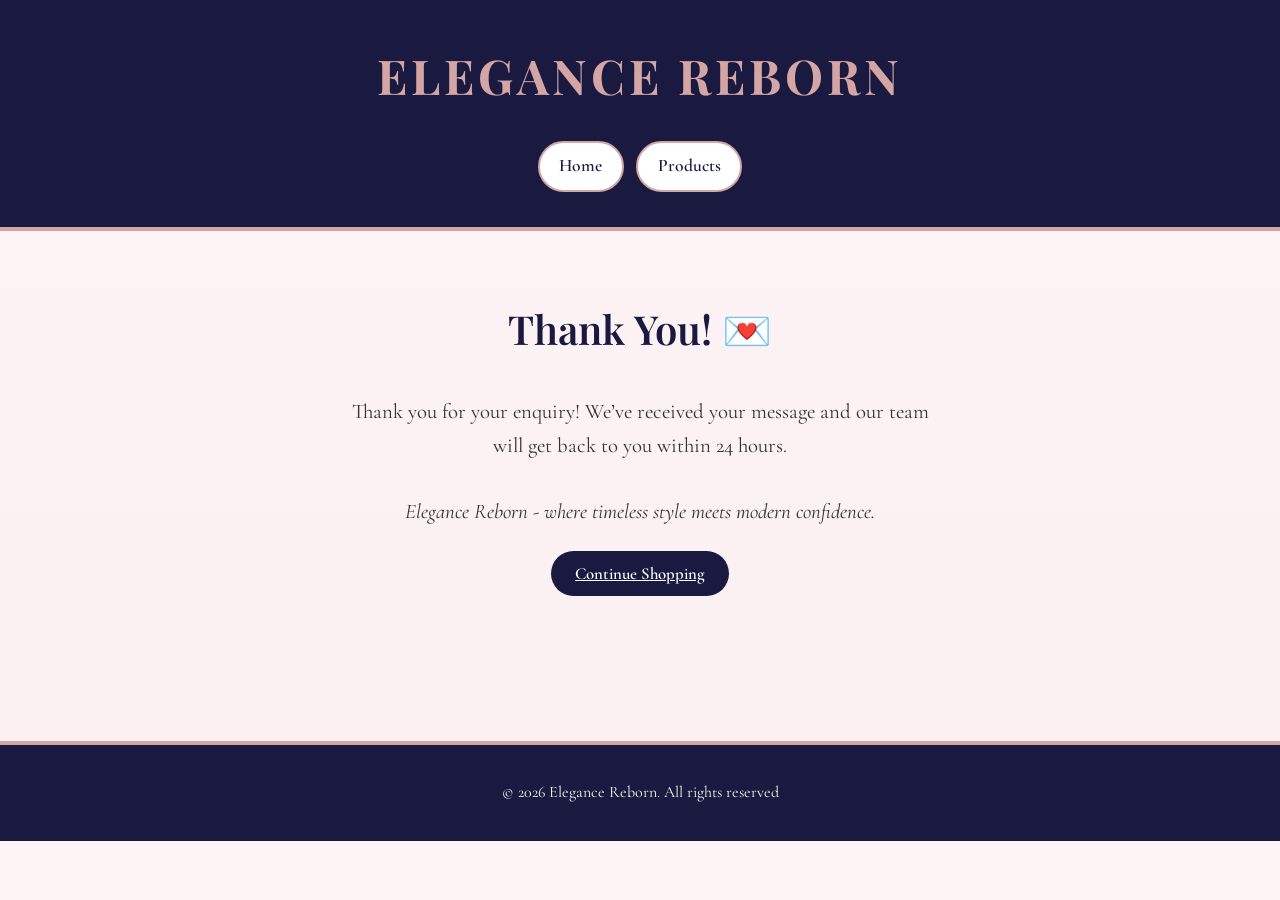
<file: ELEGANCE REBORN/thankyou.html>
<!DOCTYPE html>
<html lang="en">
<head>
    <meta charset="UTF-8">
    <meta name="viewport" content="width=device-width, initial-scale=1.0">
    <title>Thank You - Elegance Reborn</title>
    <link href="https://fonts.googleapis.com/css2?family=Playfair+Display:wght@400;700&display=swap" rel="stylesheet">
    <link rel="stylesheet" href="css/styles.css">
</head>
<body>
    <header>
        <nav>
            <h1>ELEGANCE REBORN</h1>
            <p><a href="index.html">Home</a> <a href="products.html">Products</a></p>
        </nav>
    </header>
    
    <main style="text-align:center; padding:4rem 2rem;">
        <h2 style="color:#1A1A40; font-size:2.5rem;">Thank You! 💌</h2>
        <p style="font-size:1.3rem; color:#333; max-width:600px; margin:2rem auto;">
            Thank you for your enquiry! We’ve received your message and our team will get back to you within 24 hours.
            <br><br>
            <em>Elegance Reborn - where timeless style meets modern confidence.</em>
        </p>
        <a href="products.html" class="add-to-cart-btn">Continue Shopping</a>
    </main>
    
    <footer><p>&copy; 2026 Elegance Reborn. All rights reserved</p></footer>
</body>
</html>
</file>
<file: css/styles.css>
/* WEDE5020POE Part 2 - Responsive CSS - */
@import url('https://fonts.googleapis.com/css2?family=Playfair+Display:wght@400;700&family=Cormorant+Garamond:wght@400;600;700&display=swap');

/* 2.2 Base Style + CSS Reset - Prevents horizontal scroll */
html, body {
    overflow-x: hidden;
    width: 100%;
    max-width: 100vw;
}

* {
    margin: 0;
    padding: 0;
    box-sizing: border-box;
}

body {
    font-family: 'Cormorant Garamond', Georgia, serif;
    font-size: 1rem;
    line-height: 1.7;
    color: #2C2C2C;
    background: linear-gradient(180deg, #FDF4F5 0%, #FBEFF1 100%);
}

/* 2.3 Typography - Playfair Display per marking card */
h1 { font-family: 'Playfair Display', serif; font-size: 3rem; font-weight: 700; letter-spacing: 4px; word-wrap: break-word; }
h2 { font-family: 'Playfair Display', serif; font-size: 2.3rem; font-weight: 600; }
h3 { font-family: 'Playfair Display', serif; font-size: 1.7rem; font-weight: 600; }
p { font-size: 1rem; line-height: 1.6; }

header {
    background-color: #1A1A40;
    border-bottom: 4px solid #D4A5A5;
    padding: 2.2rem 1rem;
    text-align: center;
    width: 100%;
    position: relative; /* only addition for search */
}
header h1 { color: #D4A5A5; text-transform: uppercase; }

nav p {
    display: flex;
    justify-content: center;
    gap: 0.8rem;
    flex-wrap: wrap;
    margin-top: 1.5rem;
    max-width: 100%;
}
nav a {
    color: #1A1A40;
    background: #fff;
    border: 2px solid #D4A5A5;
    text-decoration: none;
    font-size: 1.1rem;
    font-weight: 600;
    padding: 0.6rem 1.2rem;
    border-radius: 30px;
    transition: all 0.3s ease;
    white-space: nowrap;
}
nav a:hover { background: #D4A5A5; color: #fff; transform: translateY(-3px); }

main {
    max-width: 1100px;
    width: 100%;
    margin: 0 auto;
    padding: 4.5rem 1rem;
}

section {
    margin-bottom: 5.5rem;
    background: #fff;
    border-radius: 14px;
    padding: 2rem 1rem;
    box-shadow: 0 5px 20px rgba(0,0,0,0.05);
    width: 100%;
}

/* 2.4 Layout Structure - Grid per marking card 3.1 */
.products-grid {
    display: grid;
    grid-template-columns: repeat(3, 1fr);
    gap: 1.5rem;
    grid-auto-flow: dense;
    grid-auto-rows: auto;
}

/* 2.5 Visual Styles + Flexbox for perfect alignment */
.product-card {
    background: #fff;
    border-radius: 14px;
    padding: 1rem;
    box-shadow: 0 5px 20px rgba(0,0,0,0.05);
    text-align: center;
    transition: transform 0.3s ease;
    border: 1px solid #f0f0f0;
    overflow: hidden;
    display: flex;
    flex-direction: column;
    height: 100%;
}
.product-card:hover { transform: translateY(-6px); box-shadow: 0 10px 30px rgba(212, 165, 165, 0.2); }

/* 3.3 Responsive Images */
.product-card img {
    width: 100%;
    height: auto;
    border-radius: 10px;
    margin-bottom: 1.1rem;
    display: block;
}

/* FIX: Title alignment - forces all titles to 2 lines height */
.product-card h3 { 
    font-size: 1.5rem; 
    margin: 0 0 0.5rem 0; 
    color: #1A1A40; 
    word-wrap: break-word;
    min-height: 3.2rem;
    display: flex;
    align-items: center;
    justify-content: center;
    text-align: center;
    flex-shrink: 0;
}

/* FIX: Price alignment */
.product-card .price { 
    font-size: 1.3rem; 
    font-weight: 600; 
    color: #D4A5A5; 
    margin: 0 0 1.1rem 0;
    min-height: 1.8rem;
    display: flex;
    align-items: center;
    justify-content: center;
    flex-shrink: 0;
}

/* FIX: Sizes buttons alignment */
.sizes { 
    margin: 1.1rem 0;
    min-height: 3.5rem;
    display: flex;
    flex-wrap: wrap;
    justify-content: center;
    align-content: center;
    gap: 0.5rem;
    flex-shrink: 0;
}
.sizes input[type="radio"] { display: none; }
.sizes label {
    display: inline-flex;
    align-items: center;
    justify-content: center;
    padding: 0.4rem 0.8rem;
    margin: 0.25rem;
    border: 2px solid #E0E0E0;
    border-radius: 8px;
    cursor: pointer;
    font-weight: 600;
    transition: all 0.2s ease;
    font-size: 0.9rem;
    min-width: 45px;
}
.sizes input[type="radio"]:checked + label {
    border-color: #D4A5A5;
    background-color: #D4A5A5;
    color: #fff;
}

/* 2.5 Pseudo-classes + Button alignment */
.add-to-cart-btn {
    background-color: #1A1A40;
    color: #fff;
    padding: 0.75rem 1.5rem;
    border: none;
    border-radius: 30px;
    font-size: 1.05rem;
    cursor: pointer;
    font-weight: 600;
    font-family: 'Cormorant Garamond', serif;
    margin-top: auto;
    width: 100%;
    transition: all 0.3s ease;
}
.add-to-cart-btn:hover { background-color: #D4A5A5; transform: translateY(-2px); }
.add-to-cart-btn:active { transform: scale(0.98); }

footer {
    background-color: #1A1A40;
    color: #FAF8F5;
    text-align: center;
    padding: 2.2rem 1rem;
    margin-top: 5.5rem;
    border-top: 4px solid #D4A5A5;
    width: 100%;
}

/* 3.1 Breakpoints - iPhone 12 Pro 390px + Tablet: 2 columns */
@media (max-width: 992px) {
    main { padding: 2.5rem 0.75rem; }
    section { padding: 1.5rem 0.75rem; }
    
    .products-grid { 
        grid-template-columns: 1fr 1fr;
        gap: 0.75rem;
    }
    
    .product-card { padding: 0.75rem; }
    
    .product-card h3 { 
        font-size: 1rem; 
        line-height: 1.2; 
        min-height: 2.6rem;
    }
    .product-card .price { 
        font-size: 1.05rem; 
        min-height: 1.5rem; 
    }
    .sizes { 
        min-height: 3rem; 
    }
    .sizes label { 
        padding: 0.3rem 0.5rem; 
        font-size: 0.85rem; 
        min-width: 38px; 
    }
    .add-to-cart-btn { 
        font-size: 0.85rem; 
        padding: 0.5rem 0.6rem; 
    }
    
    h1 { font-size: 2.4rem; letter-spacing: 3px; }
    h2 { font-size: 1.8rem; }
}

/* 3.1 Breakpoints - Small Mobile <390px: 1 column only */
@media (max-width: 389px) {
    .products-grid { 
        grid-template-columns: 1fr;
    }
    nav p { flex-direction: column; gap: 0.6rem; }
    body { font-size: 0.875rem; }
}

/* ENQUIRY FORM - Smaller + Dusty Pink Borders + White BG */
main section form {
    max-width: 420px;
    margin: 30px auto;
    padding: 20px;
    border: 2px solid #D4A5A5;
    border-radius: 10px;
    background-color: #ffffff;
    display: flex;
    flex-direction: column;
    gap: 12px;
}

main section form label {
    font-family: 'Cormorant Garamond', serif;
    font-weight: 600;
    font-size: 1rem;
    color: #1A1A40;
    margin-top: 8px;
}

main section form input[type="text"],
main section form input[type="email"],
main section form textarea {
    width: 100%;
    padding: 10px;
    border: 1.5px solid #D4A5A5;
    border-radius: 6px;
    font-size: 0.95rem;
    font-family: 'Cormorant Garamond', serif;
    box-sizing: border-box;
    background-color: #ffffff;
    color: #2C2C2C;
}

main section form input:focus,
main section form textarea:focus {
    outline: none;
    border-color: #1A1A40;
}

main section form textarea {
    min-height: 90px;
    resize: vertical;
}

main section form button[type="submit"] {
    margin-top: 15px;
    padding: 12px;
    background-color: #1A1A40;
    color: #fff;
    font-weight: 600;
    font-size: 1rem;
    font-family: 'Cormorant Garamond', serif;
    border: none;
    border-radius: 25px;
    cursor: pointer;
    transition: all 0.3s ease;
}

main section form button[type="submit"]:hover {
    background-color: #D4A5A5;
}

/* SEARCH - Top right corner, circle expands, button NEXT to it */
header {
  background-color: #1A1A40;
  border-bottom: 4px solid #D4A5A5;
  padding: 2.2rem 1rem;
  text-align: center;
  width: 100%;
  position: relative; /* THIS IS THE FIX */
}

#globalSearch {
  width: 40px;
  height: 40px;
  border-radius: 50%;
  border: 2px solid #D4A5A5;
  background: white;
  padding: 0;
  transition: width 0.3s ease;
  box-sizing: border-box;
  text-align: center;
  font-size: 16px;
}

#globalSearch:focus {
  width: 180px;
  border-radius: 20px;
  padding: 0 15px;
  text-align: left;
  outline: none;
  border-color: #1A1A40;
}

#searchBtn {
  width: 40px;
  height: 40px;
  border: none;
  background: #1A1A40;
  color: #D4A5A5;
  border-radius: 50%;
  font-size: 18px;
  cursor: pointer;
  flex-shrink: 0;
}
#searchBtn:hover { background: #D4A5A5; color: #1A1A40; }

header {
  position: relative !important;
}

#searchToggle {
  position: absolute !important;
  top: 20px !important;
  right: 80px !important;
  width: 40px !important;
  height: 40px !important;
  border-radius: 50% !important;
  border: 1px solid #D4A5A5 !important;
  background: white !important;
  cursor: pointer !important;
  font-size: 18px !important;
  z-index: 9999 !important;
}

#searchInput {
  position: absolute !important;
  top: 20px !important;
  right: 80px !important;
  width: 0 !important;
  height: 40px !important;
  padding: 0 !important;
  border: 1px solid #D4A5A5 !important;
  border-radius: 20px !important;
  opacity: 0 !important;
  transition: all 0.3s !important;
  z-index: 9998 !important;
}

#searchInput.active {
  width: 200px !important;
  padding: 0 15px !important;
  opacity: 1 !important;
  right: 130px !important;
}
</file>
<file: ELEGANCE REBORN/css/styles.css>
/* WEDE5020POE Part 2 - Responsive CSS - */
@import url('https://fonts.googleapis.com/css2?family=Playfair+Display:wght@400;700&family=Cormorant+Garamond:wght@400;600;700&display=swap');

/* 2.2 Base Style + CSS Reset - Prevents horizontal scroll */
html, body {
    overflow-x: hidden;
    width: 100%;
    max-width: 100vw;
}

* {
    margin: 0;
    padding: 0;
    box-sizing: border-box;
}

body {
    font-family: 'Cormorant Garamond', Georgia, serif;
    font-size: 1rem;
    line-height: 1.7;
    color: #2C2C2C;
    background: linear-gradient(180deg, #FDF4F5 0%, #FBEFF1 100%);
}

/* 2.3 Typography - Playfair Display per marking card */
h1 { font-family: 'Playfair Display', serif; font-size: 3rem; font-weight: 700; letter-spacing: 4px; word-wrap: break-word; }
h2 { font-family: 'Playfair Display', serif; font-size: 2.3rem; font-weight: 600; }
h3 { font-family: 'Playfair Display', serif; font-size: 1.7rem; font-weight: 600; }
p { font-size: 1rem; line-height: 1.6; }

header {
    background-color: #1A1A40;
    border-bottom: 4px solid #D4A5A5;
    padding: 2.2rem 1rem;
    text-align: center;
    width: 100%;
}
header h1 { color: #D4A5A5; text-transform: uppercase; }

nav p {
    display: flex;
    justify-content: center;
    gap: 0.8rem;
    flex-wrap: wrap;
    margin-top: 1.5rem;
    max-width: 100%;
}
nav a {
    color: #1A1A40;
    background: #fff;
    border: 2px solid #D4A5A5;
    text-decoration: none;
    font-size: 1.1rem;
    font-weight: 600;
    padding: 0.6rem 1.2rem;
    border-radius: 30px;
    transition: all 0.3s ease;
    white-space: nowrap;
}
nav a:hover { background: #D4A5A5; color: #fff; transform: translateY(-3px); }

main {
    max-width: 1100px;
    width: 100%;
    margin: 0 auto;
    padding: 4.5rem 1rem;
}

section {
    margin-bottom: 5.5rem;
    background: #fff;
    border-radius: 14px;
    padding: 2rem 1rem;
    box-shadow: 0 5px 20px rgba(0,0,0,0.05);
    width: 100%;
}

/* 2.4 Layout Structure - Grid per marking card 3.1 */
.products-grid {
    display: grid;
    grid-template-columns: repeat(3, 1fr);
    gap: 1.5rem;
    margin-top: 1.5rem;
    margin-bottom: 3rem;
    width: 100%;
}

/* 2.5 Visual Styles + Flexbox for perfect alignment */
.product-card {
    background: #fff;
    border-radius: 14px;
    padding: 1rem;
    box-shadow: 0 5px 20px rgba(0,0,0,0.05);
    text-align: center;
    transition: transform 0.3s ease;
    border: 1px solid #f0f0f0;
    width: 100%;
    overflow: hidden;
    display: flex;              /* FIX: Flex container */
    flex-direction: column;     /* FIX: Stack vertically */
    height: 100%;               /* FIX: All cards same height */
}
.product-card:hover { transform: translateY(-6px); box-shadow: 0 10px 30px rgba(212, 165, 165, 0.2); }

/* 3.3 Responsive Images */
.product-card img {
    width: 100%;
    height: auto;
    border-radius: 10px;
    margin-bottom: 1.1rem;
    display: block;
}

/* FIX: Title alignment - forces all titles to 2 lines height */
.product-card h3 { 
    font-size: 1.5rem; 
    margin: 0 0 0.5rem 0; 
    color: #1A1A40; 
    word-wrap: break-word;
    min-height: 3.2rem;         /* FIX: Same height for all titles */
    display: flex;
    align-items: center;
    justify-content: center;
    text-align: center;
    flex-shrink: 0;
}

/* FIX: Price alignment */
.product-card .price { 
    font-size: 1.3rem; 
    font-weight: 600; 
    color: #D4A5A5; 
    margin: 0 0 1.1rem 0;
    min-height: 1.8rem;         /* FIX: Same height for all prices */
    display: flex;
    align-items: center;
    justify-content: center;
    flex-shrink: 0;
}

/* FIX: Sizes buttons alignment */
.sizes { 
    margin: 1.1rem 0;
    min-height: 3.5rem;         /* FIX: Same height for all size sections */
    display: flex;
    flex-wrap: wrap;
    justify-content: center;
    align-content: center;
    gap: 0.5rem;
    flex-shrink: 0;
}
.sizes input[type="radio"] { display: none; }
.sizes label {
    display: inline-flex;
    align-items: center;
    justify-content: center;
    padding: 0.4rem 0.8rem;
    margin: 0.25rem;
    border: 2px solid #E0E0E0;
    border-radius: 8px;
    cursor: pointer;
    font-weight: 600;
    transition: all 0.2s ease;
    font-size: 0.9rem;
    min-width: 45px;            /* FIX: All size boxes same width */
}
.sizes input[type="radio"]:checked + label {
    border-color: #D4A5A5;
    background-color: #D4A5A5;
    color: #fff;
}

/* 2.5 Pseudo-classes + Button alignment */
.add-to-cart-btn {
    background-color: #1A1A40;
    color: #fff;
    padding: 0.75rem 1.5rem;
    border: none;
    border-radius: 30px;
    font-size: 1.05rem;
    cursor: pointer;
    font-weight: 600;
    font-family: 'Cormorant Garamond', serif;
    margin-top: auto;           /* FIX: Pushes button to bottom */
    width: 100%;
    transition: all 0.3s ease;
}
.add-to-cart-btn:hover { background-color: #D4A5A5; transform: translateY(-2px); }
.add-to-cart-btn:active { transform: scale(0.98); }

footer {
    background-color: #1A1A40;
    color: #FAF8F5;
    text-align: center;
    padding: 2.2rem 1rem;
    margin-top: 5.5rem;
    border-top: 4px solid #D4A5A5;
    width: 100%;
}

/* 3.1 Breakpoints - iPhone 12 Pro 390px + Tablet: 2 columns */
@media (max-width: 992px) {
    main { padding: 2.5rem 0.75rem; }
    section { padding: 1.5rem 0.75rem; }
    
    .products-grid { 
        grid-template-columns: 1fr 1fr; /* 2 columns for iPad + iPhone 12 Pro 390px */
        gap: 0.75rem;
    }
    
    .product-card { padding: 0.75rem; }
    
    /* Mobile fixes for alignment */
    .product-card h3 { 
        font-size: 1rem; 
        line-height: 1.2; 
        min-height: 2.6rem;       /* FIX: Same height on mobile */
    }
    .product-card .price { 
        font-size: 1.05rem; 
        min-height: 1.5rem; 
    }
    .sizes { 
        min-height: 3rem; 
    }
    .sizes label { 
        padding: 0.3rem 0.5rem; 
        font-size: 0.85rem; 
        min-width: 38px; 
    }
    .add-to-cart-btn { 
        font-size: 0.85rem; 
        padding: 0.5rem 0.6rem; 
    }
    
    h1 { font-size: 2.4rem; letter-spacing: 3px; }
    h2 { font-size: 1.8rem; }
}

/* 3.1 Breakpoints - Small Mobile <390px: 1 column only */
@media (max-width: 389px) {
    .products-grid { 
        grid-template-columns: 1fr;
    }
    nav p { flex-direction: column; gap: 0.6rem; }
    body { font-size: 0.875rem; }
}
/* Search bar styling - matches Elegance Reborn colors */
#searchBox {
    width: 100%;
    max-width: 400px;
    padding: 14px 24px;
    margin: 2rem auto;
    display: block;
    border: 2px solid #D4A5A5; /* blush border */
    border-radius: 30px;
    font-size: 1.1rem;
    font-family: 'Cormorant Garamond', serif;
    background: #fff;
    color: #1A1A40; /* navy text */
    box-shadow: 0 3px 10px rgba(212, 165, 165, 0.2);
    transition: all 0.3s ease;
}

#searchBox::placeholder {
    color: #D4A5A5; /* blush placeholder */
    font-style: italic;
}

#searchBox:focus {
    outline: none;
    border-color: #1A1A40; /* navy border on focus */
    box-shadow: 0 0 0 4px rgba(26, 26, 64, 0.1);
}
</file>
